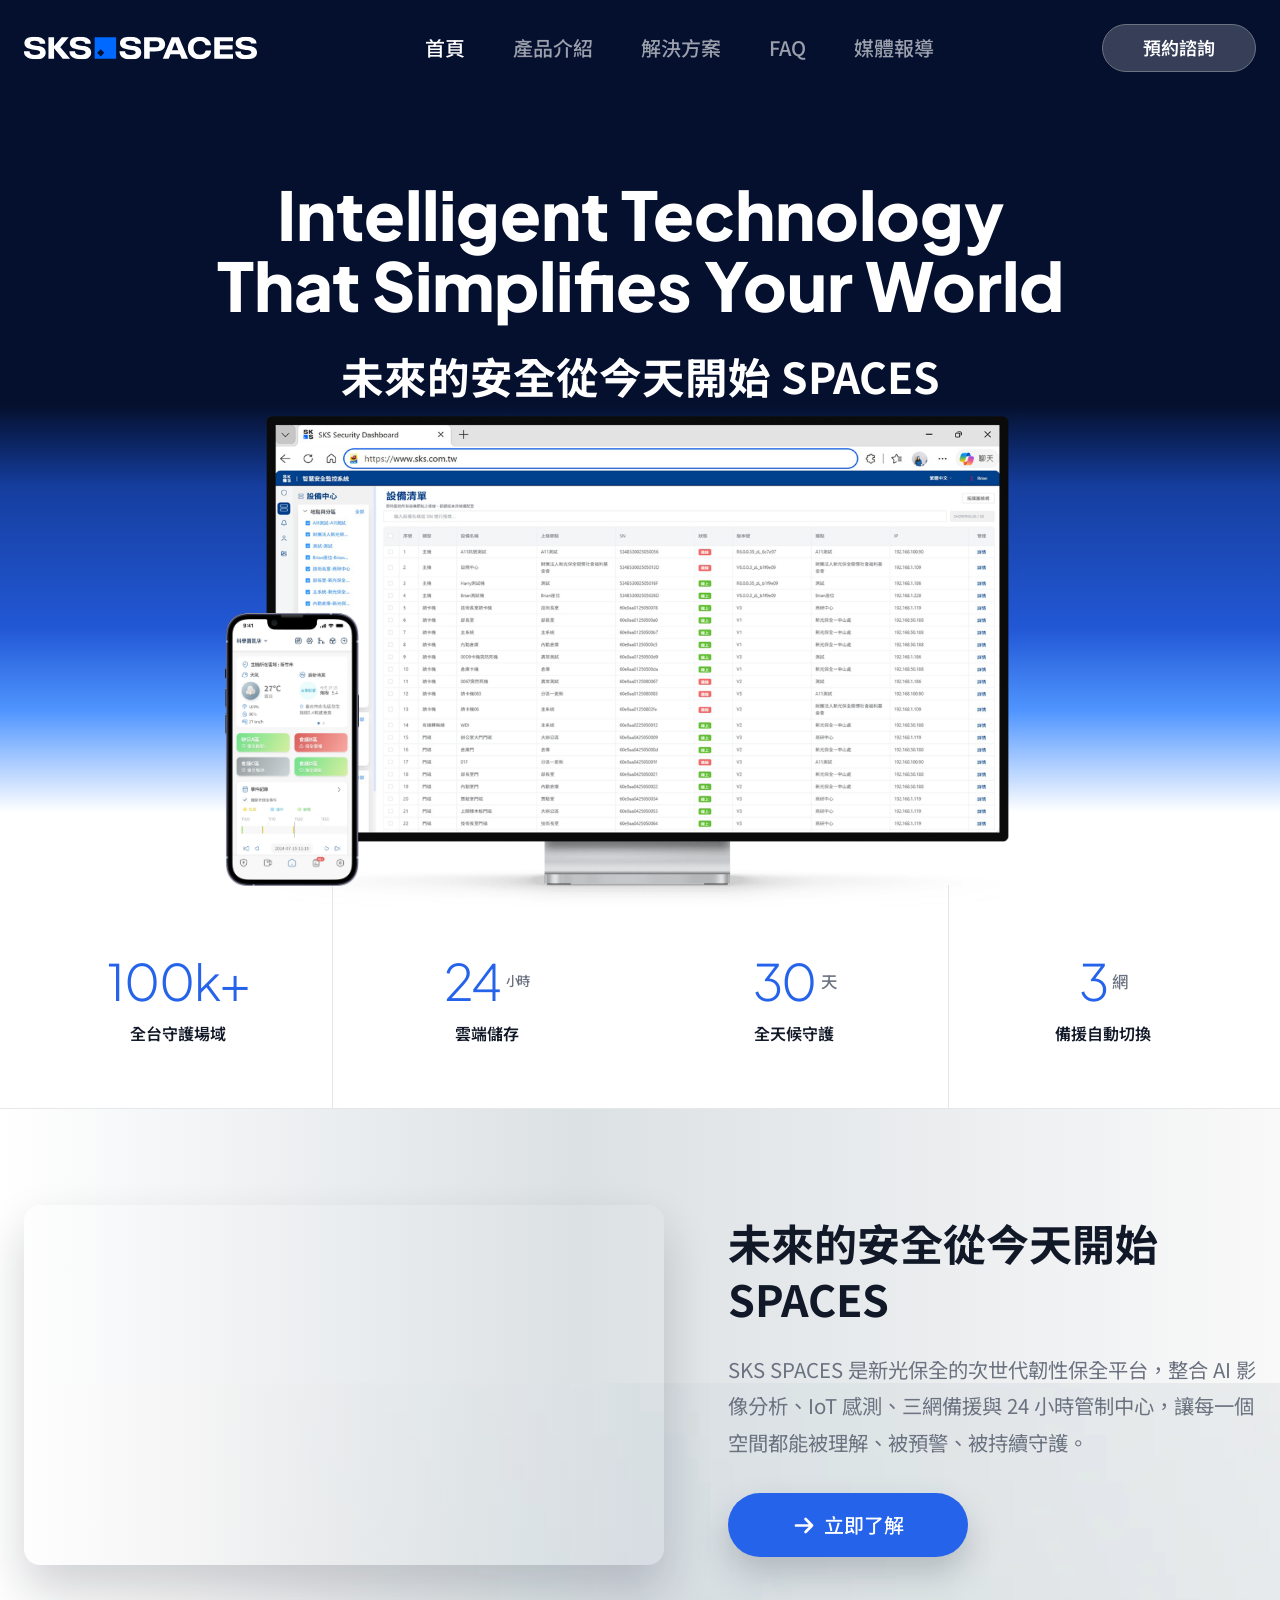
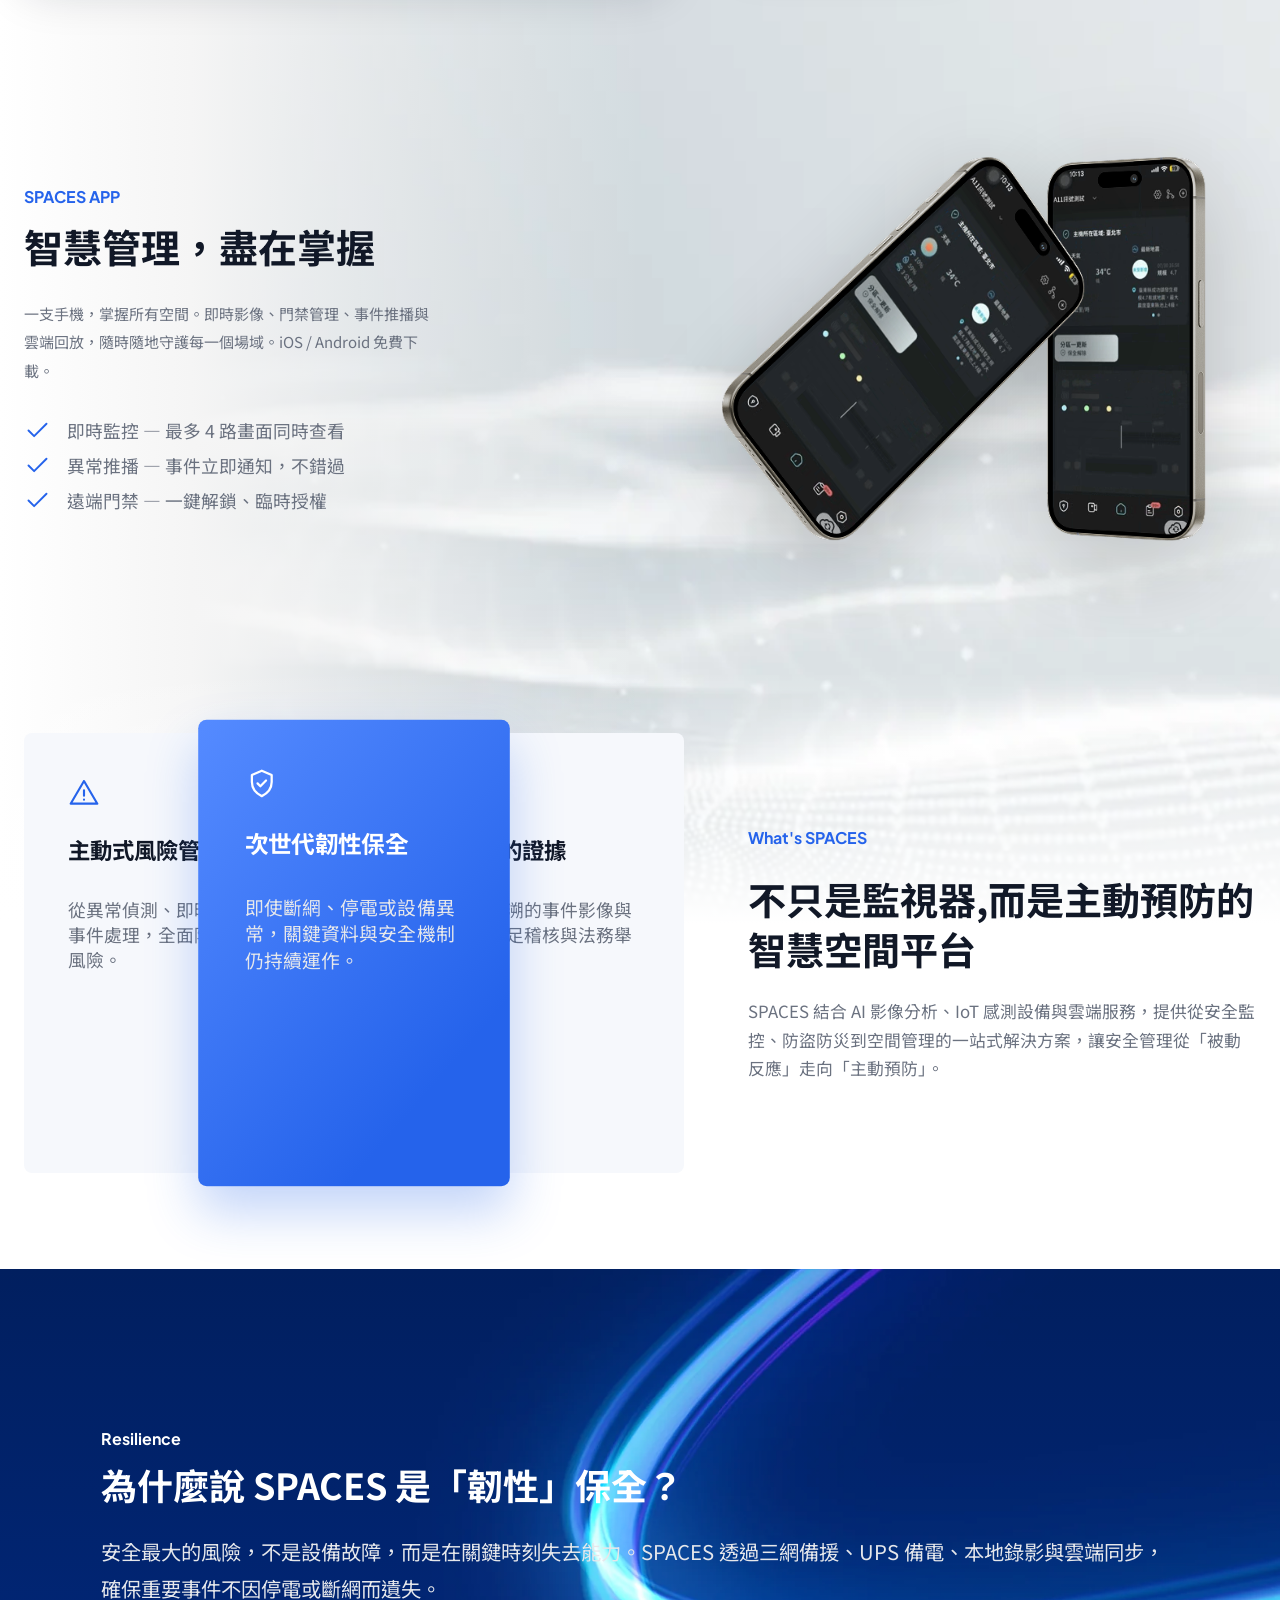
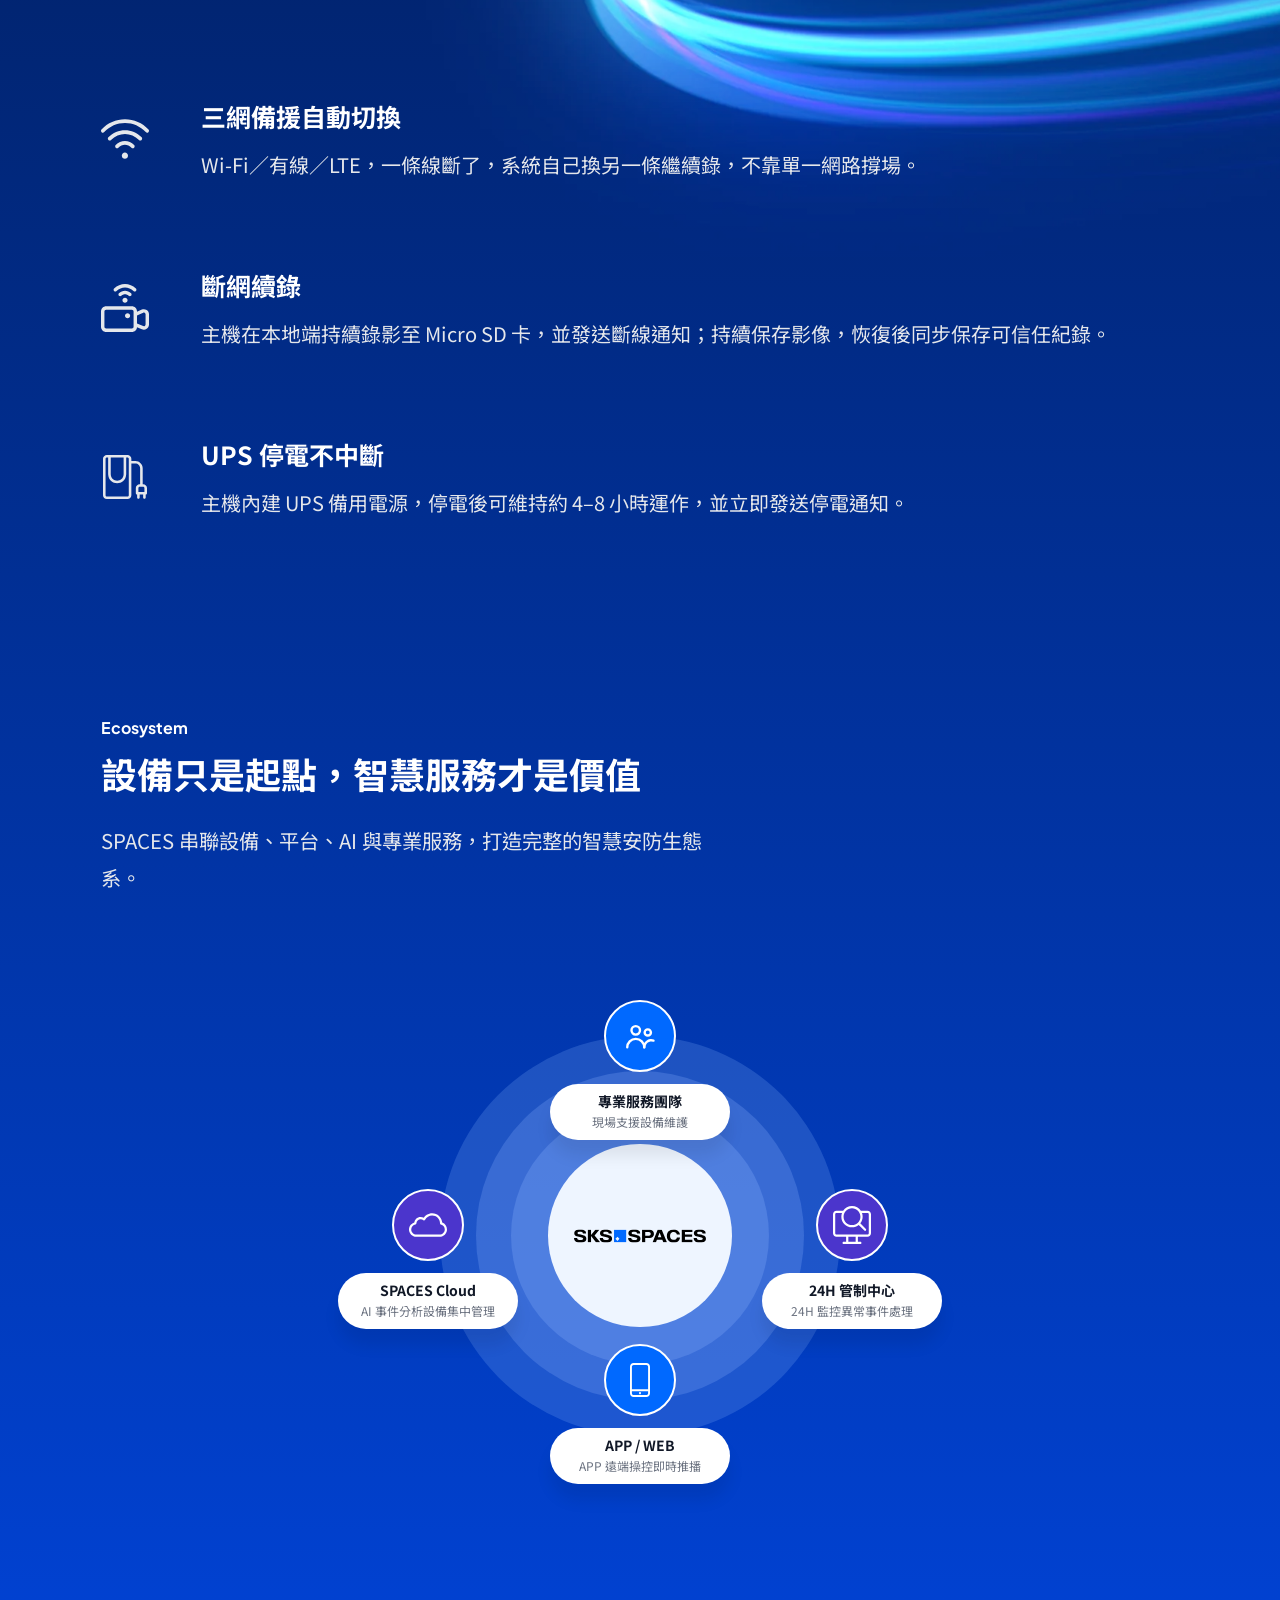
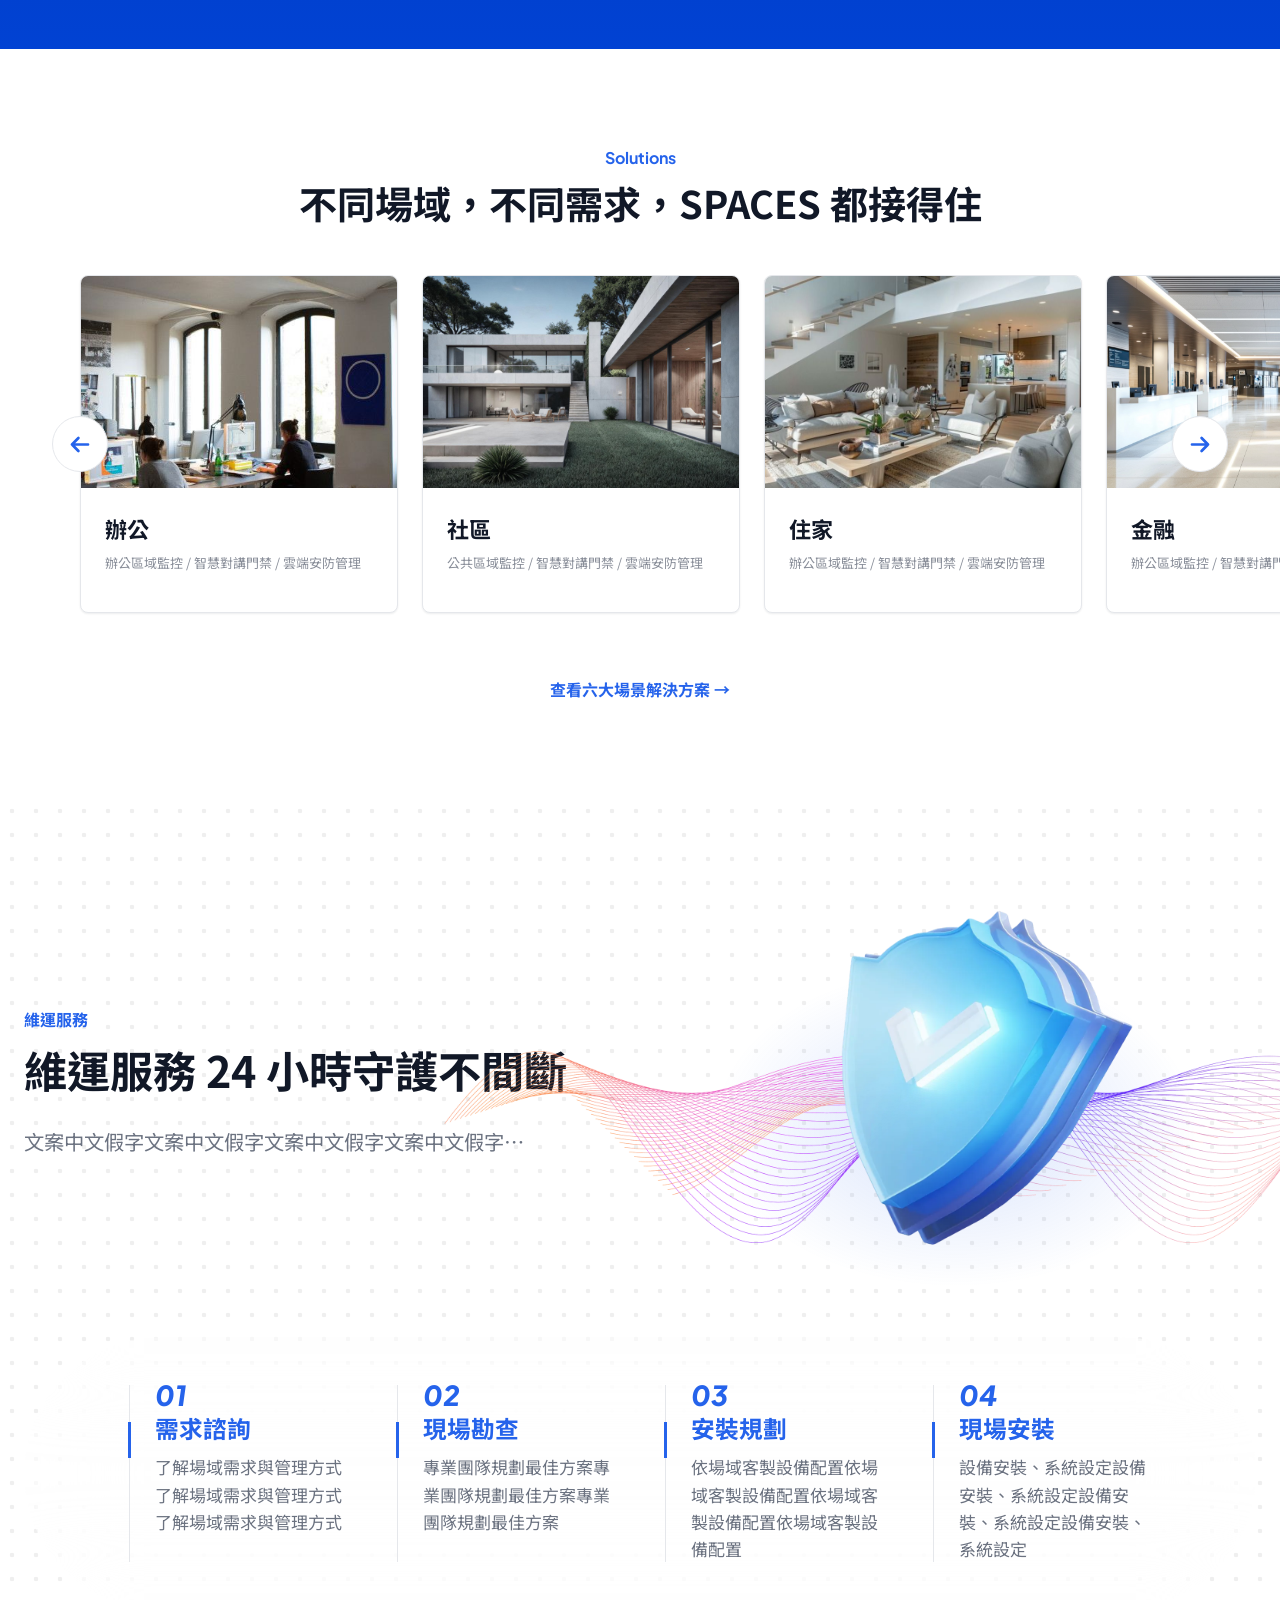
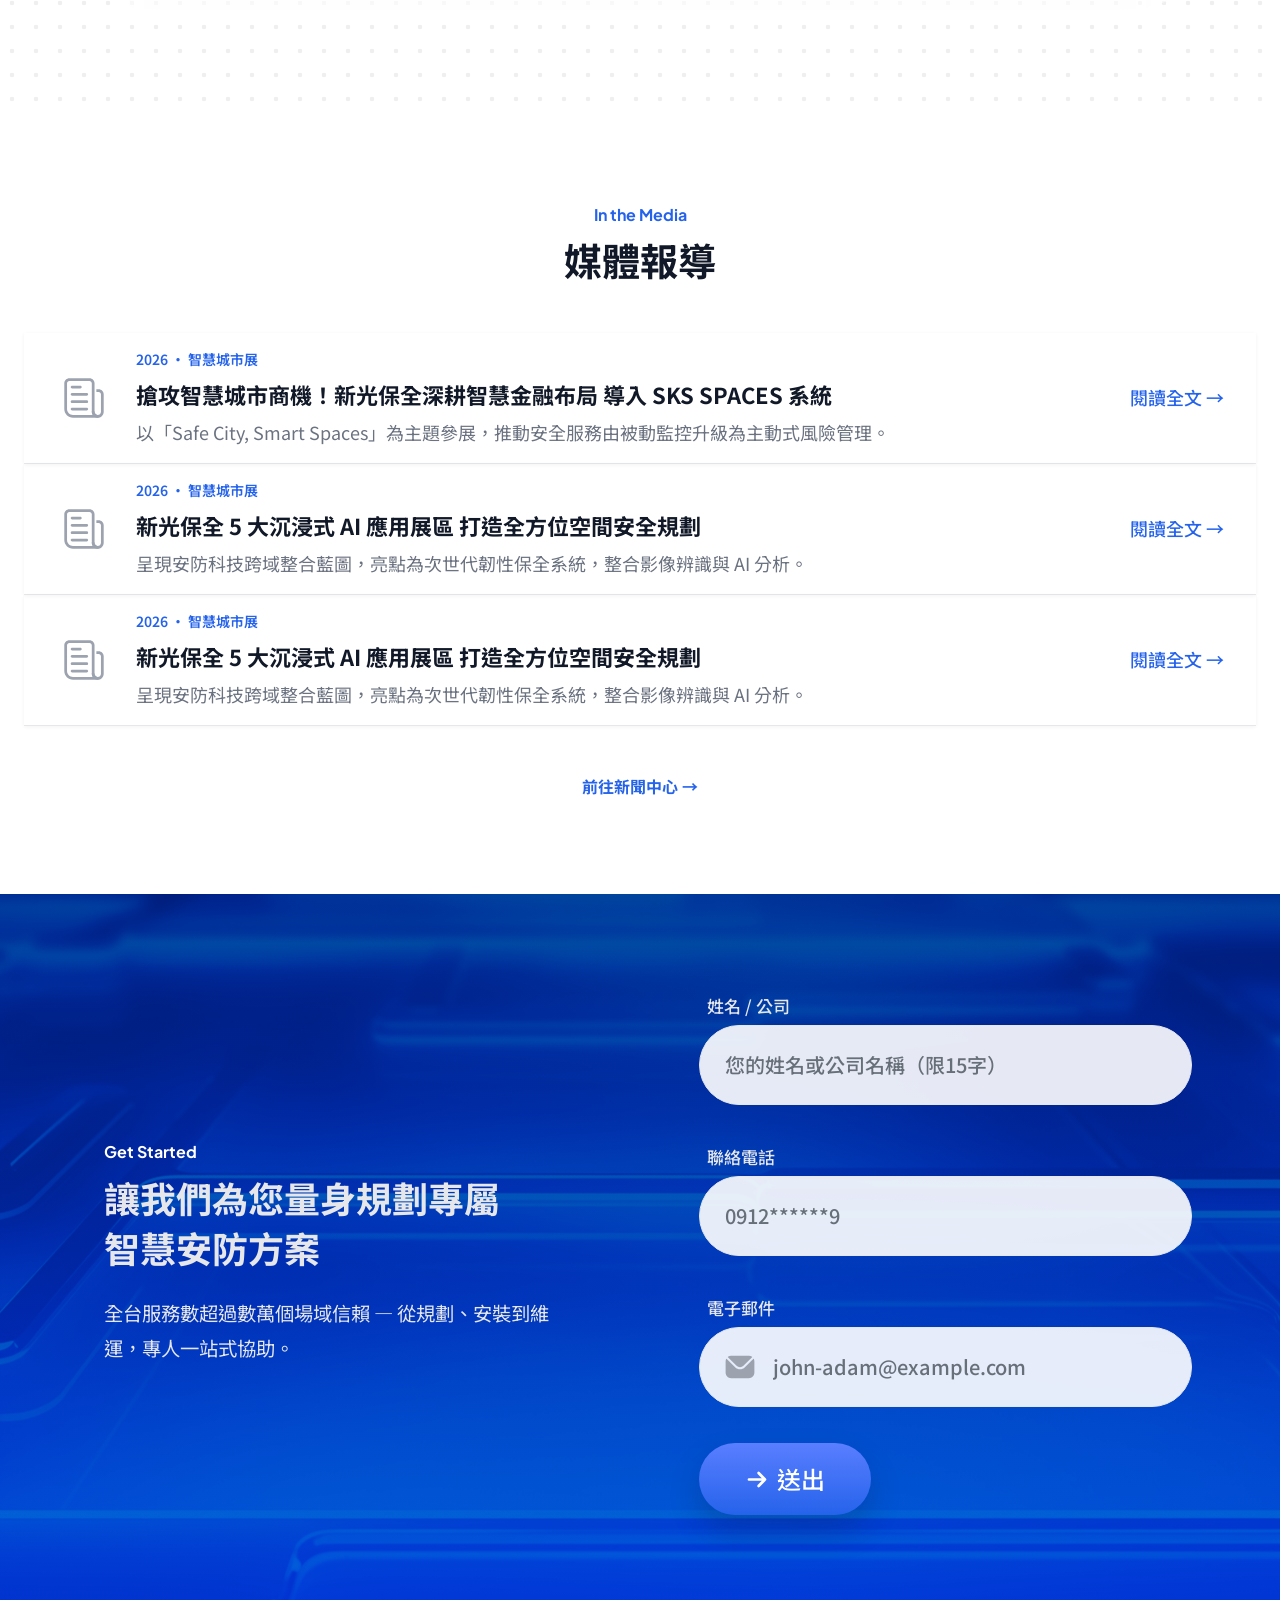
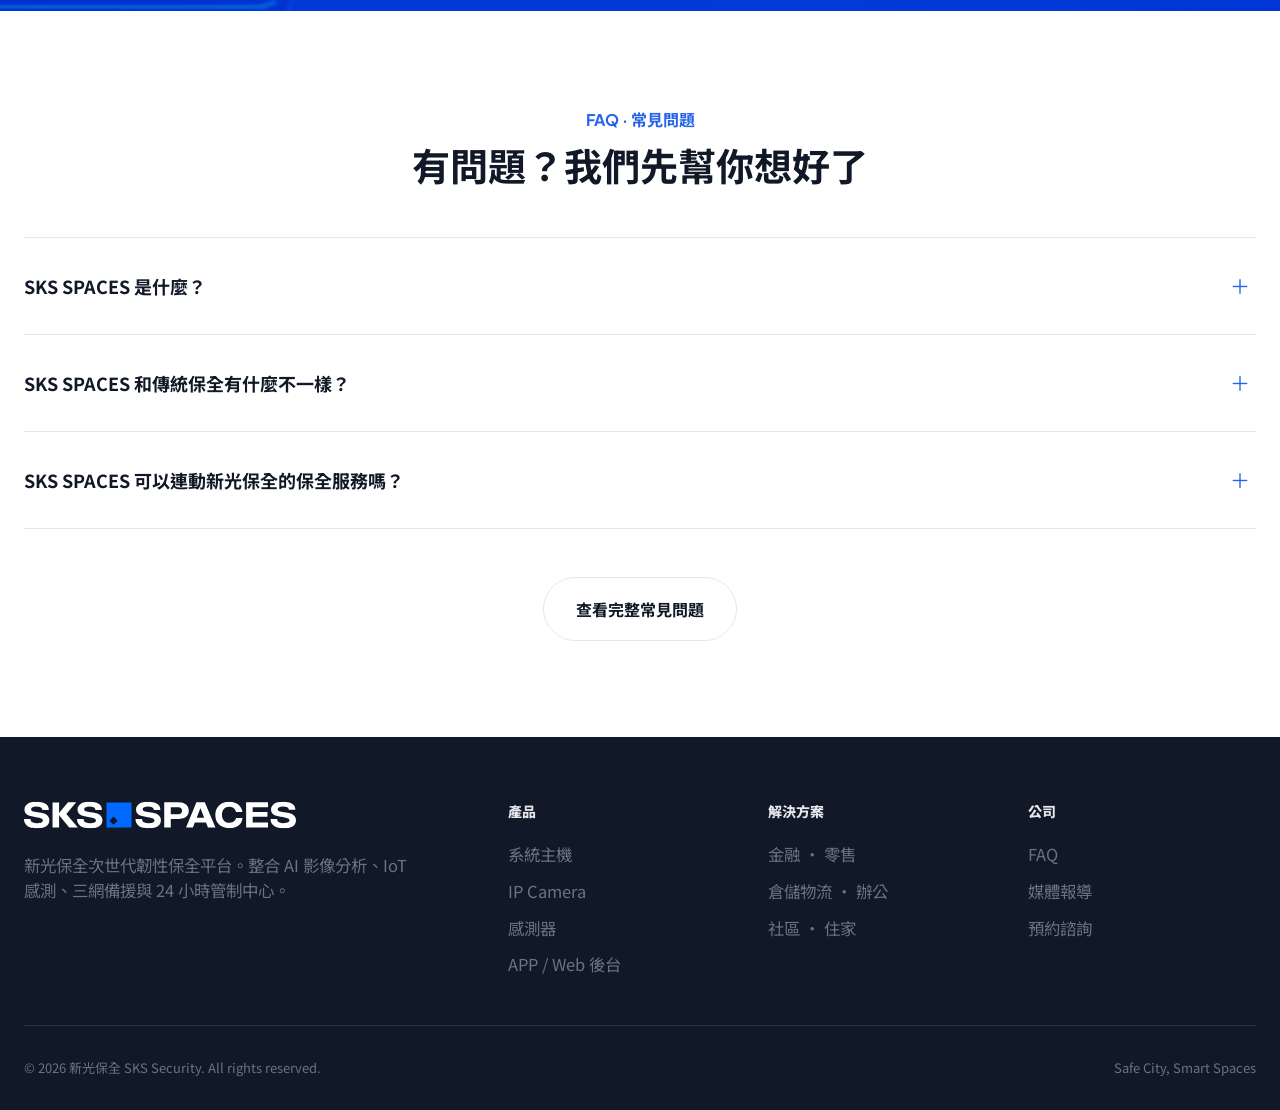
<file: index.html>
<!-- 啟網站 python3 -m http.server 8000 -->
<!doctype html>
<html lang="zh-Hant">
  <head>
    <meta charset="UTF-8" />
    <meta name="viewport" content="width=device-width, initial-scale=1.0" />
    <title>SKS Security 新光保全｜次世代韌性保全平台 SPACES</title>
    <meta
      name="description"
      content="SKS SPACES 是新光保全的次世代韌性保全平台，整合 AI 影像分析、IoT 感測、三網備援與 24 小時管制中心，讓每一個空間都能被理解、被預警、被持續守護。"
    />

    <!-- 先於所有 CSS 標記 JS 可用：reveal.css 只在 html.js 下隱藏 data-reveal（無 JS 時內容直接可見） -->
    <script>
      document.documentElement.classList.add("js");
    </script>

    <!-- 字型：Google Fonts CDN（中文字型由 Google 自動切 unicode-range 分片按需下載，
       原自架 woff2 因子集化只含首頁字元，新頁面會缺字，故改用 CDN。詳見 tokens.css 開頭註解） -->
    <link rel="preconnect" href="https://fonts.googleapis.com" />
    <link rel="preconnect" href="https://fonts.gstatic.com" crossorigin />
    <link
      rel="stylesheet"
      href="https://fonts.googleapis.com/css2?family=Noto+Sans+TC:wght@400;500;600;700;800&family=Plus+Jakarta+Sans:ital,wght@0,300;0,400;0,700;0,800;1,800&display=swap"
    />

    <link
      rel="stylesheet"
      href="assets/css/tokens.css?v=20260902-container-1280"
    />
    <link rel="stylesheet" href="assets/css/base.css?v=20260902-eyebrow" />
    <link
      rel="stylesheet"
      href="assets/css/components/header.css?v=20260909-header-scroll-4"
    />
    <link
      rel="stylesheet"
      href="assets/css/components/footer.css?v=20260902-footer-faq"
    />
    <link
      rel="stylesheet"
      href="assets/css/components/contact-form.css?v=20260903-form-bg"
    />
    <link rel="stylesheet" href="assets/css/components/button.css" />
    <link
      rel="stylesheet"
      href="assets/css/components/faq.css?v=20260902-footer-faq"
    />
    <link rel="stylesheet" href="assets/css/components/reveal.css" />
    <link
      rel="stylesheet"
      href="assets/css/pages/home.css?v=20260910-streak-full"
    />

    <!-- JSON-LD 結構化資料（AEO）。注意：網域 https://fake-domain.to-be-replaced.example
       為 placeholder，正式網域確定後需全站取代。 -->
    <script type="application/ld+json">
      {
        "@context": "https://schema.org",
        "@graph": [
          {
            "@type": "Organization",
            "@id": "https://fake-domain.to-be-replaced.example/#organization",
            "name": "新光保全",
            "alternateName": "SKS Security",
            "url": "https://fake-domain.to-be-replaced.example/",
            "logo": {
              "@type": "ImageObject",
              "url": "https://fake-domain.to-be-replaced.example/assets/images/shared/logo-black.svg"
            },
            "description": "新光保全次世代韌性保全平台。整合 AI 影像分析、IoT 感測、三網備援與 24 小時管制中心。",
            "slogan": "Safe City, Smart Spaces"
          },
          {
            "@type": "WebSite",
            "@id": "https://fake-domain.to-be-replaced.example/#website",
            "url": "https://fake-domain.to-be-replaced.example/",
            "name": "SKS Security 新光保全 SPACES",
            "inLanguage": "zh-Hant",
            "publisher": {
              "@id": "https://fake-domain.to-be-replaced.example/#organization"
            }
          },
          {
            "@type": "WebPage",
            "@id": "https://fake-domain.to-be-replaced.example/#webpage",
            "url": "https://fake-domain.to-be-replaced.example/",
            "name": "SKS Security 新光保全｜次世代韌性保全平台 SPACES",
            "alternativeHeadline": "未來的安全從今天開始 SPACES",
            "description": "SKS SPACES 是新光保全的次世代韌性保全平台，整合 AI 影像分析、IoT 感測、三網備援與 24 小時管制中心，讓每一個空間都能被理解、被預警、被持續守護。",
            "keywords": "AI 影像分析, IoT 感測, 三網備援, 24 小時管制中心, 智慧空間平台, 主動式風險管理, 次世代韌性保全",
            "inLanguage": "zh-Hant",
            "isPartOf": {
              "@id": "https://fake-domain.to-be-replaced.example/#website"
            },
            "about": {
              "@id": "https://fake-domain.to-be-replaced.example/#organization"
            },
            "hasPart": {
              "@id": "https://fake-domain.to-be-replaced.example/#faq"
            }
          },
          {
            "@type": "FAQPage",
            "@id": "https://fake-domain.to-be-replaced.example/#faq",
            "inLanguage": "zh-Hant",
            "isPartOf": {
              "@id": "https://fake-domain.to-be-replaced.example/#webpage"
            },
            "mainEntity": [
              {
                "@type": "Question",
                "name": "SKS SPACES 是什麼？",
                "acceptedAnswer": {
                  "@type": "Answer",
                  "text": "SKS SPACES 是新光保全推出的次世代智慧空間管理平台，整合 AI 影像分析、IoT 感測、雲端平台與 24 小時專業保全服務。它不只是監視器或保全設備，而是結合智慧監控、門禁管理、環境感測與雲端管理，讓場域從「被動防護」升級為「主動預防」，打造更安全、更具韌性的智慧空間。"
                }
              },
              {
                "@type": "Question",
                "name": "SKS SPACES 和傳統保全有什麼不一樣？",
                "acceptedAnswer": {
                  "@type": "Answer",
                  "text": "最大差別在「事前預防」。傳統保全多半在事件發生後才通報處理；SKS SPACES 透過 AI 影像分析與智慧感測提前偵測異常並即時告警，並整合雲端平台與 24 小時管制中心，讓安全管理從「事後處理」升級為「事前預防」。"
                }
              },
              {
                "@type": "Question",
                "name": "SKS SPACES 可以連動新光保全的保全服務嗎？",
                "acceptedAnswer": {
                  "@type": "Answer",
                  "text": "可以。SKS SPACES 能結合新光保全 24 小時管制中心，當系統偵測到異常時由專業人員協助確認並提供即時應變支援，這也是它與「自己買監視器」最大的差別。"
                }
              }
            ]
          }
        ]
      }
    </script>
  </head>
  <!-- data-header-theme 初值寫 transparent：首屏第一次繪製就是透明態，不會閃一下深藍。
       捲離頂端後由 js/home/header-scroll.js 切成 light。關掉 JS 時透明態規則
       （掛 html.js 前綴）不生效，退回不透明深藍 header，白 logo 白字仍可讀。 -->
  <body data-page="home" data-header-theme="transparent">
    <!-- 在 header 被解析出來之前就把主題定對。必須是 inline classic script：
         header-scroll.js 是 ES module（預設 defer），要等 12 個 import 全部解析完
         才跑得到，reload 停在頁面中段時 header 會有 0.4–1.2 秒停在透明態、
         白 logo 與白字疊在白色內容上完全看不見。
         「瀏覽器還原捲動位置」的時機不固定：實測 CPU 6× 節流下它發生在第一個 rAF
         之後（rAF 讀到 scrollY 還是 0），所以單靠 rAF 接不到，必須再補一路 scroll
         監聽——還原一定會觸發 scroll 事件。這個暫時的監聽由 header-scroll.js 在
         IntersectionObserver 接手後移除（透過 window.__headerBootSync）。 -->
    <script>
      (function () {
        var body = document.body;
        var sync = function () {
          body.dataset.headerTheme =
            window.scrollY > 8 ? "light" : "transparent";
        };
        sync();
        window.addEventListener("scroll", sync, { passive: true });
        window.__headerBootSync = sync;
        // 解析完成後捲動位置必定已還原，這時再定一次並開放 transition
        document.addEventListener("DOMContentLoaded", function () {
          sync();
          requestAnimationFrame(function () {
            sync();
            body.dataset.headerReady = "";
          });
        });
      })();
    </script>

    <a class="skip-link" href="#main-content">跳到主要內容</a>

    <!-- Header：內容寫死於 HTML，漢堡選單互動由 assets/js/common/header.js 綁定。
       「預約諮詢」CTA 帶 data-scroll-target="#site-contact-form"，點擊會平滑捲到頁底聯絡表單。 -->
    <header class="site-header">
      <div class="site-header__inner">
        <!-- 白／黑兩張 logo 疊加，由 header.css 依 data-header-theme 交叉淡入。
             兩張都用 alt=""：無障礙名稱已由 <a aria-label> 提供，避免重複朗讀。 -->
        <a
          class="site-header__logo site-header__logo--swap"
          href="index.html"
          aria-label="SKS Security 首頁"
        >
          <img
            class="site-header__logo-img site-header__logo-img--on-dark"
            src="assets/images/shared/logo-white.svg"
            alt=""
            width="272"
            height="28"
          />
          <img
            class="site-header__logo-img site-header__logo-img--on-light"
            src="assets/images/shared/logo-black.svg"
            alt=""
            aria-hidden="true"
            width="272"
            height="28"
          />
        </a>
        <nav class="site-header__nav" aria-label="主選單">
          <a class="site-header__nav-link" href="index.html" aria-current="page"
            >首頁</a
          ><a
            class="site-header__nav-link"
            href="assets/temporary/products.html"
            target="_blank"
            rel="noopener"
            aria-label="產品介紹（另開新分頁）"
            >產品介紹</a
          ><a
            class="site-header__nav-link"
            href="assets/temporary/solutions.html"
            target="_blank"
            rel="noopener"
            aria-label="解決方案（另開新分頁）"
            >解決方案</a
          ><a
            class="site-header__nav-link"
            href="assets/temporary/faq.html"
            target="_blank"
            rel="noopener"
            aria-label="FAQ（另開新分頁）"
            >FAQ</a
          ><a
            class="site-header__nav-link"
            href="assets/temporary/media.html"
            target="_blank"
            rel="noopener"
            aria-label="媒體報導（另開新分頁）"
            >媒體報導</a
          >
        </nav>
        <div class="site-header__actions">
          <a
            class="site-header__cta"
            href="#site-contact-form"
            data-scroll-target="#site-contact-form"
            >預約諮詢</a
          >
          <button
            class="site-header__burger"
            type="button"
            aria-label="開啟選單"
            aria-expanded="false"
          >
            <span></span>
          </button>
        </div>
      </div>
    </header>

    <main id="main-content">
      <!-- ============================================================
         1. Hero
         ============================================================ -->
      <section class="hero" aria-label="首頁主視覺">
        <!-- header 透明↔白底的偵測點：高度 8px 就是切換門檻（見 home.css）。
             用 IntersectionObserver 觀察它，不必掛 scroll listener。 -->
        <span
          class="hero__scroll-sentinel"
          data-header-sentinel
          aria-hidden="true"
        ></span>
        <div class="hero__bg">
          <video
            autoplay
            muted
            loop
            playsinline
            preload="auto"
            aria-hidden="true"
          >
            <source src="assets/videos/home/home-hero1.mp4" type="video/mp4" />
          </video>
          <!-- Figma 51:72：藍色漸層光帶，疊在影片上並往下超出影片 138px。
               稿上是一張 rotate(90°) 的半透明 PNG＋blur(20px)，這裡以等值的
               linear-gradient 取代（線性漸層本身不需要 blur）。 -->
          <div class="hero__bg-band" aria-hidden="true"></div>
        </div>

        <div class="hero__content">
          <div class="hero__content-inner">
            <h1 class="hero__title" data-reveal>
              Intelligent Technology<br />That Simplifies Your World
            </h1>
            <p class="hero__subtitle" data-typewriter>
              未來的安全從今天開始 SPACES
            </p>
          </div>
        </div>

        <!-- 裝置 mockup 底圖常駐（不淡出），影片貼合各自螢幕區、保留淡入（video-fade.js）。
             外層 .hero__devices 是構圖的外接框，比例＝原 Figma 構圖在 hero 裡的外接矩形。
             裝置改為相對這個框定位，桌機絕對定位疊在影片上、≤810px 改為一般排版接在文字下方，
             兩種模式共用同一組內部百分比。詳見 home.css 的「1. Hero」區塊。 -->
        <div class="hero__devices" aria-hidden="true">
          <div class="hero__device hero__device--computer">
            <img
              class="hero__device-frame"
              src="assets/images/home/hero-computer-device.png"
              alt=""
            />
            <video autoplay muted loop playsinline preload="auto">
              <source
                src="assets/videos/home/home-computer.mp4"
                type="video/mp4"
              />
            </video>
          </div>
          <div class="hero__device hero__device--phone">
            <img
              class="hero__device-frame"
              src="assets/images/home/hero-phone-device.png"
              alt=""
            />
            <video autoplay muted loop playsinline preload="auto">
              <source
                src="assets/videos/home/home-phone.mp4"
                type="video/mp4"
              />
            </video>
          </div>
        </div>
      </section>

      <!-- ============================================================
         2. 數字統計條
         ============================================================ -->
      <section class="section stats" aria-label="服務數據">
        <div class="container">
          <div class="stats__grid" data-reveal>
            <div class="stat">
              <p class="stat__number">
                <span data-count-target="100">0</span>k+
              </p>
              <p class="stat__label">全台守護場域</p>
            </div>
            <div class="stat">
              <p class="stat__number">
                <span data-count-target="24">0</span
                ><span class="stat__number-suffix stat__number-suffix--sm"
                  >小時</span
                >
              </p>
              <p class="stat__label">雲端儲存</p>
            </div>
            <div class="stat">
              <p class="stat__number">
                <span data-count-target="30">0</span
                ><span class="stat__number-suffix">天</span>
              </p>
              <p class="stat__label">全天候守護</p>
            </div>
            <div class="stat">
              <p class="stat__number">
                <span data-count-target="3">0</span
                ><span class="stat__number-suffix">網</span>
              </p>
              <p class="stat__label">備援自動切換</p>
            </div>
          </div>
        </div>
      </section>

      <!-- ============================================================
         3–5 共用背景影片帶：intro / spaces-app / cards3 共用 home-hero3
         hero3 是 intro-light-bg.webp 的動態版；影片鋪滿整帶隨頁面捲動。
         回復原狀＝刪掉本 wrapper 的開闔標籤 + home.css 尾端同名區塊。
         ============================================================ -->
      <div class="story-band">
        <div class="story-band__bg" aria-hidden="true">
          <video
            class="story-band__video"
            data-lazy-video
            data-src="assets/videos/home/home-hero3.mp4"
            muted
            loop
            playsinline
            preload="none"
          ></video>
        </div>
        <div class="story-band__content">
          <!-- ============================================================
         3. 影片 / 介紹區塊
         ============================================================ -->
          <section class="section intro" aria-label="SPACES 介紹">
            <div class="intro__bg" aria-hidden="true"></div>
            <div class="container">
              <div class="intro__inner">
                <div class="intro__player" data-reveal>
                  <!-- AI 介紹影片：延遲載入（見 lazy-video.js），捲動接近時才開始下載並播放 -->
                  <video
                    data-lazy-video
                    data-src="assets/videos/home/home-ai-video.mp4"
                    muted
                    loop
                    playsinline
                    preload="none"
                  ></video>
                </div>
                <div data-reveal>
                  <h2 class="intro__title">未來的安全從今天開始<br />SPACES</h2>
                  <p class="intro__desc">
                    SKS SPACES 是新光保全的次世代韌性保全平台，整合 AI
                    影像分析、IoT 感測、三網備援與 24
                    小時管制中心，讓每一個空間都能被理解、被預警、被持續守護。
                  </p>
                  <a
                    class="btn btn-primary"
                    href="assets/temporary/products.html"
                    target="_blank"
                    ><img
                      class="btn-icon"
                      src="assets/images/shared/icon-arrow-c.svg"
                      alt=""
                      aria-hidden="true"
                      width="24"
                      height="24"
                    />立即了解</a
                  >
                </div>
              </div>
            </div>
          </section>

          <!-- ============================================================
         4. SPACES App「智慧管理，盡在掌握」
         ============================================================ -->
          <section class="section spaces-app" aria-label="SPACES App">
            <!-- 2026-09-09：原本這裡有 .spaces-app__bg（#eef3ff 底 + home-hero2.mp4），
             已改由外層 .story-band 的 hero3 統一提供背景，整段連同影片檔一併移除。 -->
            <div class="container">
              <div class="spaces-app__inner">
                <div data-reveal="left">
                  <p class="eyebrow">SPACES App</p>
                  <h2 class="spaces-app__title">智慧管理，盡在掌握</h2>
                  <p class="spaces-app__desc">
                    一支手機，掌握所有空間。即時影像、門禁管理、事件推播與雲端回放，隨時隨地守護每一個場域。iOS
                    / Android 免費下載。
                  </p>
                  <ul class="spaces-app__checklist">
                    <li
                      class="spaces-app__checklist-item"
                      data-reveal
                      style="--reveal-delay: 0.15s"
                    >
                      <img
                        src="assets/images/shared/icon-check-a.svg"
                        alt=""
                        aria-hidden="true"
                      />
                      <span>即時監控 — 最多 4 路畫面同時查看</span>
                    </li>
                    <li
                      class="spaces-app__checklist-item"
                      data-reveal
                      style="--reveal-delay: 0.25s"
                    >
                      <img
                        src="assets/images/shared/icon-check-a.svg"
                        alt=""
                        aria-hidden="true"
                      />
                      <span>異常推播 — 事件立即通知，不錯過</span>
                    </li>
                    <li
                      class="spaces-app__checklist-item"
                      data-reveal
                      style="--reveal-delay: 0.35s"
                    >
                      <img
                        src="assets/images/shared/icon-check-a.svg"
                        alt=""
                        aria-hidden="true"
                      />
                      <span>遠端門禁 — 一鍵解鎖、臨時授權</span>
                    </li>
                  </ul>
                </div>
                <!-- 每支手機是兩層：-device.png 是機殼（螢幕處為純黑），
                 -screen.png 是 App 畫面，用 absolute 疊在機殼的黑色玻璃上。
                 偏移量由兩張 PNG 的原生像素換算而來，見 home.css 的 .spaces-app__phone-screen -->
                <div class="spaces-app__phones" data-reveal="right">
                  <div class="spaces-app__phone spaces-app__phone--1">
                    <img
                      class="spaces-app__phone-device"
                      src="assets/images/home/spaces-phone1-device.png"
                      alt=""
                      aria-hidden="true"
                      width="448"
                      height="473"
                    />
                    <img
                      class="spaces-app__phone-screen"
                      src="assets/images/home/spaces-phone1-screen.png"
                      alt="SPACES App 場域總覽畫面示意"
                      width="446"
                      height="481"
                    />
                  </div>
                  <div class="spaces-app__phone spaces-app__phone--2">
                    <img
                      class="spaces-app__phone-device"
                      src="assets/images/home/spaces-phone2-device.png"
                      alt=""
                      aria-hidden="true"
                      width="204"
                      height="491"
                    />
                    <img
                      class="spaces-app__phone-screen"
                      src="assets/images/home/spaces-phone2-screen.png"
                      alt="SPACES App 主機狀態與天氣資訊畫面示意"
                      width="178"
                      height="477"
                    />
                  </div>
                </div>
              </div>
            </div>
          </section>

          <!-- ============================================================
         5. 三卡 hover（純 CSS，不用 JS）
         ============================================================ -->
          <section class="section cards3" aria-label="核心價值">
            <div class="container">
              <div class="cards3__layout">
                <div class="cards3__grid" data-reveal>
                  <article class="cards3__card">
                    <!-- Figma 無對應獨立圖示素材，暫用手繪等義 inline SVG 替代 -->
                    <svg
                      class="cards3__card-icon"
                      width="32"
                      height="32"
                      viewBox="0 0 24 24"
                      fill="none"
                      aria-hidden="true"
                    >
                      <path
                        d="M12 3L2 20h20L12 3z"
                        stroke="currentColor"
                        stroke-width="1.6"
                        stroke-linejoin="round"
                      />
                      <path
                        d="M12 10v4M12 17h.01"
                        stroke="currentColor"
                        stroke-width="1.6"
                        stroke-linecap="round"
                      />
                    </svg>
                    <h3 class="cards3__card-title">主動式風險管理</h3>
                    <p class="cards3__card-desc">
                      從異常偵測、即時告警到事件處理，全面降低營運風險。
                    </p>
                  </article>
                  <article class="cards3__card">
                    <svg
                      class="cards3__card-icon"
                      width="32"
                      height="32"
                      viewBox="0 0 24 24"
                      fill="none"
                      aria-hidden="true"
                    >
                      <path
                        d="M12 3l7 3v5c0 4.5-3 8-7 10-4-2-7-5.5-7-10V6l7-3z"
                        stroke="currentColor"
                        stroke-width="1.6"
                        stroke-linejoin="round"
                      />
                      <path
                        d="M9 12l2 2 4-4"
                        stroke="currentColor"
                        stroke-width="1.6"
                        stroke-linecap="round"
                        stroke-linejoin="round"
                      />
                    </svg>
                    <h3 class="cards3__card-title">次世代韌性保全</h3>
                    <p class="cards3__card-desc">
                      即使斷網、停電或設備異常，關鍵資料與安全機制仍持續運作。
                    </p>
                  </article>
                  <article class="cards3__card">
                    <svg
                      class="cards3__card-icon"
                      width="32"
                      height="32"
                      viewBox="0 0 24 24"
                      fill="none"
                      aria-hidden="true"
                    >
                      <path
                        d="M7 18a4 4 0 01-1-7.9A5 5 0 0115.5 8 4.5 4.5 0 0117 17H7z"
                        stroke="currentColor"
                        stroke-width="1.6"
                        stroke-linejoin="round"
                      />
                      <path
                        d="M10 12h4M10 15h3"
                        stroke="currentColor"
                        stroke-width="1.6"
                        stroke-linecap="round"
                      />
                    </svg>
                    <h3 class="cards3__card-title">可信任的證據</h3>
                    <p class="cards3__card-desc">
                      保留可追溯的事件影像與紀錄，滿足稽核與法務舉證需求。
                    </p>
                  </article>
                </div>

                <div class="cards3__intro" data-reveal>
                  <p class="eyebrow eyebrow--normal-case">What's SPACES</p>
                  <h2 class="section-title cards3__intro-title">
                    不只是監視器,而是主動預防的智慧空間平台
                  </h2>
                  <p class="section-desc">
                    SPACES 結合 AI 影像分析、IoT
                    感測設備與雲端服務，提供從安全監控、防盜防災到空間管理的一站式解決方案，讓安全管理從「被動反應」走向「主動預防」。
                  </p>
                </div>
              </div>
            </div>
          </section>
        </div>
        <!-- /.story-band__content -->
      </div>
      <!-- /.story-band -->

      <!-- ============================================================
         6. Resilience
         ============================================================ -->
      <section class="section resilience" aria-label="Resilience">
        <!-- 光軌動態版（hero4）：取代原 .resilience::before 的靜態 webp，
             沿用同一組 Figma 座標與 mix-blend-mode: screen，藍色漸層不受影響 -->
        <div class="resilience__streak" aria-hidden="true">
          <video
            data-lazy-video
            data-src="assets/videos/home/home-hero4.mp4"
            muted
            loop
            playsinline
            preload="none"
          ></video>
        </div>
        <div class="container">
          <div class="resilience__inner">
            <div data-reveal>
              <p class="eyebrow eyebrow--normal-case resilience__eyebrow">
                Resilience
              </p>
              <h2 class="resilience__title">
                為什麼說 SPACES 是「韌性」保全？
              </h2>
              <p class="resilience__desc">
                安全最大的風險，不是設備故障，而是在關鍵時刻失去能力。SPACES
                透過三網備援、UPS
                備電、本地錄影與雲端同步，確保重要事件不因停電或斷網而遺失。
              </p>

              <div class="resilience__feature">
                <img
                  src="assets/images/shared/icon-res-wifi.svg"
                  alt=""
                  aria-hidden="true"
                />
                <div>
                  <p class="resilience__feature-title">三網備援自動切換</p>
                  <p class="resilience__feature-desc">
                    Wi-Fi／有線／LTE，一條線斷了，系統自己換另一條繼續錄，不靠單一網路撐場。
                  </p>
                </div>
              </div>
              <div class="resilience__feature">
                <img
                  src="assets/images/shared/icon-res-7.svg"
                  alt=""
                  aria-hidden="true"
                />
                <div>
                  <p class="resilience__feature-title">斷網續錄</p>
                  <p class="resilience__feature-desc">
                    主機在本地端持續錄影至 Micro SD
                    卡，並發送斷線通知；持續保存影像，恢復後同步保存可信任紀錄。
                  </p>
                </div>
              </div>
              <div class="resilience__feature">
                <img
                  src="assets/images/shared/icon-res-ups.svg"
                  alt=""
                  aria-hidden="true"
                />
                <div>
                  <p class="resilience__feature-title">UPS 停電不中斷</p>
                  <p class="resilience__feature-desc">
                    主機內建 UPS 備用電源，停電後可維持約 4–8
                    小時運作，並立即發送停電通知。
                  </p>
                </div>
              </div>
            </div>

            <!-- Figma node 59:1037：中央同心圓與四組專業服務 callout -->
            <div class="resilience__orbit-col">
              <div class="resilience__orbit-intro" data-reveal>
                <p class="eyebrow eyebrow--normal-case resilience__eyebrow">
                  Ecosystem
                </p>
                <h3 class="resilience__title">
                  設備只是起點，智慧服務才是價值
                </h3>
                <p class="resilience__desc">
                  SPACES 串聯設備、平台、AI
                  與專業服務，打造完整的智慧安防生態系。
                </p>
              </div>
              <div class="resilience__orbit-stage">
                <div class="resilience__orbit" data-resilience-orbit>
                  <div class="resilience__rings" aria-hidden="true">
                    <div class="resilience__ring"></div>
                    <div class="resilience__ring resilience__ring--2"></div>
                    <div class="resilience__ring resilience__ring--3"></div>
                  </div>
                  <div class="resilience__ring resilience__ring--core">
                    <img
                      src="assets/images/shared/logo-black.svg"
                      alt="SKS SPACES"
                    />
                  </div>

                  <div class="resilience__callout resilience__callout--top">
                    <span class="resilience__callout-icon"
                      ><img
                        src="assets/images/shared/icon-res-10.svg"
                        alt=""
                        aria-hidden="true"
                    /></span>
                    <div class="resilience__callout-copy">
                      <p class="resilience__callout-title">專業服務團隊</p>
                      <p class="resilience__callout-sub">現場支援設備維護</p>
                    </div>
                  </div>
                  <div class="resilience__callout resilience__callout--right">
                    <span class="resilience__callout-icon"
                      ><img
                        src="assets/images/shared/icon-res-9.svg"
                        alt=""
                        aria-hidden="true"
                    /></span>
                    <div class="resilience__callout-copy">
                      <p class="resilience__callout-title">24H 管制中心</p>
                      <p class="resilience__callout-sub">
                        24H 監控異常事件處理
                      </p>
                    </div>
                  </div>
                  <div class="resilience__callout resilience__callout--bottom">
                    <span class="resilience__callout-icon"
                      ><img
                        src="assets/images/shared/icon-res-11.svg"
                        alt=""
                        aria-hidden="true"
                    /></span>
                    <div class="resilience__callout-copy">
                      <p class="resilience__callout-title">APP / WEB</p>
                      <p class="resilience__callout-sub">
                        APP 遠端操控即時推播
                      </p>
                    </div>
                  </div>
                  <div class="resilience__callout resilience__callout--left">
                    <span class="resilience__callout-icon"
                      ><img
                        src="assets/images/shared/icon-res-12.svg"
                        alt=""
                        aria-hidden="true"
                    /></span>
                    <div class="resilience__callout-copy">
                      <p class="resilience__callout-title">SPACES Cloud</p>
                      <p class="resilience__callout-sub">
                        AI 事件分析設備集中管理
                      </p>
                    </div>
                  </div>
                </div>
              </div>
            </div>
          </div>
        </div>
      </section>

      <!-- ============================================================
         7. Solutions 卡片區（手動捲動，非自動輪播）
         ============================================================ -->
      <section class="section solutions" aria-label="Solutions">
        <div class="container">
          <div class="solutions__head" data-reveal>
            <div>
              <p class="eyebrow eyebrow--normal-case">Solutions</p>
              <h2 class="section-title">不同場域，不同需求，SPACES 都接得住</h2>
            </div>
          </div>

          <!-- TODO: Figma 本身除「社區」特色卡外，其餘 4 張卡副標題文字皆重複顯示相同的
             「辦公區域監控／智慧對講門禁／雲端安防管理」（Figma 原稿本身尚未依場域分別填寫），
             依計畫決策 8 原樣呈現，待 lexi 之後提供正式文案 -->
          <div class="solutions__scroller-wrap" data-reveal>
            <button
              class="solutions__arrow solutions__arrow--prev"
              type="button"
              aria-label="向左捲動"
            >
              <img
                src="assets/images/shared/icon-arrow-c.svg"
                alt=""
                aria-hidden="true"
              />
            </button>
            <div class="solutions__scroller">
              <a
                class="solutions__card"
                href="https://www.google.com/"
                draggable="false"
                target="_blank"
                rel="noopener"
                aria-label="查看辦公解決方案（另開新分頁）"
              >
                <div class="solutions__card-media">
                  <!-- 改用 <img loading="lazy">：原本是 inline style 的 CSS 背景圖，
                       而 loading="lazy" 只作用在 <img>／<iframe>，背景圖一律 eager。
                       這一區在摺線下（第 6 個 section），五張合計 630KB。 -->
                  <img
                    class="solutions__card-img"
                    src="assets/images/home/solution-office.jpg"
                    alt=""
                    loading="lazy"
                    decoding="async"
                  />
                </div>
                <div class="solutions__card-body">
                  <span class="solutions__card-label">辦公</span>
                  <span class="solutions__card-sub"
                    >辦公區域監控 / 智慧對講門禁 / 雲端安防管理</span
                  >
                </div>
              </a>
              <a
                class="solutions__card"
                href="https://www.google.com/"
                draggable="false"
                target="_blank"
                rel="noopener"
                aria-label="查看社區解決方案（另開新分頁）"
              >
                <div class="solutions__card-media">
                  <!-- 改用 <img loading="lazy">：原本是 inline style 的 CSS 背景圖，
                       而 loading="lazy" 只作用在 <img>／<iframe>，背景圖一律 eager。
                       這一區在摺線下（第 6 個 section），五張合計 630KB。 -->
                  <img
                    class="solutions__card-img"
                    src="assets/images/home/solution-community.jpg"
                    alt=""
                    loading="lazy"
                    decoding="async"
                  />
                </div>
                <div class="solutions__card-body">
                  <span class="solutions__card-label">社區</span>
                  <span class="solutions__card-sub"
                    >公共區域監控 / 智慧對講門禁 / 雲端安防管理</span
                  >
                </div>
              </a>
              <a
                class="solutions__card"
                href="https://www.google.com/"
                draggable="false"
                target="_blank"
                rel="noopener"
                aria-label="查看住家解決方案（另開新分頁）"
              >
                <div class="solutions__card-media">
                  <!-- 改用 <img loading="lazy">：原本是 inline style 的 CSS 背景圖，
                       而 loading="lazy" 只作用在 <img>／<iframe>，背景圖一律 eager。
                       這一區在摺線下（第 6 個 section），五張合計 630KB。 -->
                  <img
                    class="solutions__card-img"
                    src="assets/images/home/solution-home.jpg"
                    alt=""
                    loading="lazy"
                    decoding="async"
                  />
                </div>
                <div class="solutions__card-body">
                  <span class="solutions__card-label">住家</span>
                  <span class="solutions__card-sub"
                    >辦公區域監控 / 智慧對講門禁 / 雲端安防管理</span
                  >
                </div>
              </a>
              <a
                class="solutions__card"
                href="https://www.google.com/"
                draggable="false"
                target="_blank"
                rel="noopener"
                aria-label="查看金融解決方案（另開新分頁）"
              >
                <div class="solutions__card-media">
                  <!-- 改用 <img loading="lazy">：原本是 inline style 的 CSS 背景圖，
                       而 loading="lazy" 只作用在 <img>／<iframe>，背景圖一律 eager。
                       這一區在摺線下（第 6 個 section），五張合計 630KB。 -->
                  <img
                    class="solutions__card-img"
                    src="assets/images/home/solution-finance.jpg"
                    alt=""
                    loading="lazy"
                    decoding="async"
                  />
                </div>
                <div class="solutions__card-body">
                  <span class="solutions__card-label">金融</span>
                  <span class="solutions__card-sub"
                    >辦公區域監控 / 智慧對講門禁 / 雲端安防管理</span
                  >
                </div>
              </a>
              <a
                class="solutions__card"
                href="https://www.google.com/"
                draggable="false"
                target="_blank"
                rel="noopener"
                aria-label="查看百貨解決方案（另開新分頁）"
              >
                <div class="solutions__card-media">
                  <!-- 改用 <img loading="lazy">：原本是 inline style 的 CSS 背景圖，
                       而 loading="lazy" 只作用在 <img>／<iframe>，背景圖一律 eager。
                       這一區在摺線下（第 6 個 section），五張合計 630KB。 -->
                  <img
                    class="solutions__card-img"
                    src="assets/images/home/solution-mall.jpg"
                    alt=""
                    loading="lazy"
                    decoding="async"
                  />
                </div>
                <div class="solutions__card-body">
                  <span class="solutions__card-label">百貨</span>
                  <span class="solutions__card-sub"
                    >辦公區域監控 / 智慧對講門禁 / 雲端安防管理</span
                  >
                </div>
              </a>
            </div>
            <button
              class="solutions__arrow solutions__arrow--next"
              type="button"
              aria-label="向右捲動"
            >
              <img
                src="assets/images/shared/icon-arrow-c.svg"
                alt=""
                aria-hidden="true"
              />
            </button>
          </div>

          <div class="solutions__footer">
            <a href="assets/temporary/solutions.html" target="_blank"
              >查看六大場景解決方案 →</a
            >
          </div>
        </div>
      </section>

      <!-- ============================================================
         8. Process（維運服務）
         ============================================================ -->
      <section class="section process" aria-label="維運服務流程">
        <!-- Figma 132:2201 的 halftone 網點底：MCP 取不到原始 fill，改用 CSS radial-gradient
           復刻（無素材、不受 DPR 影響）。上下各溢出 70px，靠 mask 淡出避免壓到鄰區。 -->
        <div class="process__halftone" aria-hidden="true"></div>

        <div class="container">
          <!-- data-reveal 刻意不掛在 .process__head 上：reveal.css 的 translateY 會讓它
             變成絕對定位子孫的 containing block，裝飾層進場時會整組漂移。 -->
          <div class="process__head">
            <div class="process__head-text" data-reveal>
              <p class="eyebrow eyebrow--normal-case process__eyebrow">
                維運服務
              </p>
              <h2 class="section-title process__title">
                維運服務 24 小時守護不間斷
              </h2>
              <!-- TODO: 此段說明文字在 Figma 原稿中為未完成的假字內容，原樣保留，
                 待 lexi 之後提供正式文案 -->
              <p class="section-desc process__desc">
                文案中文假字文案中文假字文案中文假字文案中文假字…
              </p>
            </div>

            <!-- 純裝飾層（Figma 132:2167 盾牌／132:2165 波浪／132:2166 柔光暈）。
               132:2166 原稿是 blur(60px) + multiply，multiply 疊純白等於不作用，改用
               CSS radial-gradient 直接畫柔邊，省一層 GPU 合成。 -->
            <div class="process__visual" aria-hidden="true">
              <span class="process__glow"></span>
              <img
                class="process__wave"
                src="assets/images/home/process-wave.webp"
                alt=""
                width="2444"
                height="500"
                loading="lazy"
                decoding="async"
              />
              <img
                class="process__shield"
                src="assets/images/home/process-shield.webp"
                alt=""
                width="1282"
                height="1282"
                loading="lazy"
                decoding="async"
              />
            </div>
          </div>

          <!-- TODO: 4 步驟說明內容在 Figma 原稿中為重複堆疊的佔位文字，依計畫決策 8 原樣呈現 -->
          <ol class="process__capsule" data-reveal>
            <li class="process__step">
              <div class="process__step-body">
                <p class="process__step-index">01</p>
                <h3 class="process__step-title">需求諮詢</h3>
                <p class="process__step-desc">
                  了解場域需求與管理方式了解場域需求與管理方式了解場域需求與管理方式
                </p>
              </div>
            </li>
            <li class="process__step">
              <div class="process__step-body">
                <p class="process__step-index">02</p>
                <h3 class="process__step-title">現場勘查</h3>
                <p class="process__step-desc">
                  專業團隊規劃最佳方案專業團隊規劃最佳方案專業團隊規劃最佳方案
                </p>
              </div>
            </li>
            <li class="process__step">
              <div class="process__step-body">
                <p class="process__step-index">03</p>
                <h3 class="process__step-title">安裝規劃</h3>
                <p class="process__step-desc">
                  依場域客製設備配置依場域客製設備配置依場域客製設備配置依場域客製設備配置
                </p>
              </div>
            </li>
            <li class="process__step">
              <div class="process__step-body">
                <p class="process__step-index">04</p>
                <h3 class="process__step-title">現場安裝</h3>
                <p class="process__step-desc">
                  設備安裝、系統設定設備安裝、系統設定設備安裝、系統設定設備安裝、系統設定
                </p>
              </div>
            </li>
          </ol>
        </div>
      </section>

      <!-- ============================================================
         9. News（媒體報導）
         ============================================================ -->
      <section class="section news" aria-label="媒體報導">
        <div class="container">
          <div
            data-reveal
            style="margin-bottom: var(--space-6); text-align: center"
          >
            <p class="eyebrow eyebrow--normal-case">In the Media</p>
            <h2 class="section-title">媒體報導</h2>
          </div>

          <!-- TODO: 第 2、3 則新聞在 Figma 原稿中文案完全相同，依計畫決策 8 原樣呈現，
             待 lexi 之後提供正式的第三則新聞內容 -->
          <div class="news__grid" data-reveal>
            <article class="news__card">
              <span class="news__card-icon" aria-hidden="true">
                <img
                  src="assets/images/shared/icon-news-doc.svg"
                  alt=""
                  aria-hidden="true"
                  width="44"
                  height="44"
                />
              </span>
              <div class="news__card-body">
                <p class="news__card-date">2026 · 智慧城市展</p>
                <h3 class="news__card-title">
                  搶攻智慧城市商機！新光保全深耕智慧金融布局 導入 SKS SPACES
                  系統
                </h3>
                <p class="news__card-desc">
                  以「Safe City, Smart
                  Spaces」為主題參展，推動安全服務由被動監控升級為主動式風險管理。
                </p>
              </div>
              <a class="news__card-link" href="news.html">閱讀全文 →</a>
            </article>
            <article class="news__card">
              <span class="news__card-icon" aria-hidden="true">
                <img
                  src="assets/images/shared/icon-news-doc.svg"
                  alt=""
                  aria-hidden="true"
                  width="44"
                  height="44"
                />
              </span>
              <div class="news__card-body">
                <p class="news__card-date">2026 · 智慧城市展</p>
                <h3 class="news__card-title">
                  新光保全 5 大沉浸式 AI 應用展區 打造全方位空間安全規劃
                </h3>
                <p class="news__card-desc">
                  呈現安防科技跨域整合藍圖，亮點為次世代韌性保全系統，整合影像辨識與
                  AI 分析。
                </p>
              </div>
              <a class="news__card-link" href="news.html">閱讀全文 →</a>
            </article>
            <article class="news__card">
              <span class="news__card-icon" aria-hidden="true">
                <img
                  src="assets/images/shared/icon-news-doc.svg"
                  alt=""
                  aria-hidden="true"
                  width="44"
                  height="44"
                />
              </span>
              <div class="news__card-body">
                <p class="news__card-date">2026 · 智慧城市展</p>
                <h3 class="news__card-title">
                  新光保全 5 大沉浸式 AI 應用展區 打造全方位空間安全規劃
                </h3>
                <p class="news__card-desc">
                  呈現安防科技跨域整合藍圖，亮點為次世代韌性保全系統，整合影像辨識與
                  AI 分析。
                </p>
              </div>
              <a class="news__card-link" href="news.html">閱讀全文 →</a>
            </article>
          </div>

          <div class="news__footer">
            <a href="assets/temporary/media.html" target="_blank"
              >前往新聞中心 →</a
            >
          </div>
        </div>
      </section>

      <!-- ============================================================
         11. 表單區塊：由 assets/js/common/contact-form.js 於執行期注入
         （夾在 News 與 FAQ 之間，非 Footer 前後，符合 Figma node 151:1147 位置）
         ============================================================ -->
      <div id="site-contact-form"></div>

      <!-- ============================================================
         12. FAQ 手風琴
         ============================================================ -->
      <section class="section faq" aria-label="常見問題">
        <div class="container">
          <div
            data-reveal
            style="margin-bottom: var(--space-6); text-align: center"
          >
            <p class="eyebrow eyebrow--normal-case">FAQ · 常見問題</p>
            <h2 class="section-title">有問題？我們先幫你想好了</h2>
          </div>

          <div class="faq__list" data-reveal>
            <details class="faq__item">
              <summary>
                <span class="faq__question">SKS SPACES 是什麼？</span>
                <span class="faq__toggle" aria-hidden="true">＋</span>
              </summary>
              <div class="faq__answer-wrap">
                <p class="faq__answer">
                  SKS SPACES 是新光保全推出的次世代智慧空間管理平台，整合 AI
                  影像分析、IoT 感測、雲端平台與 24
                  小時專業保全服務。它不只是監視器或保全設備，而是結合智慧監控、門禁管理、環境感測與雲端管理，讓場域從「被動防護」升級為「主動預防」，打造更安全、更具韌性的智慧空間。
                </p>
              </div>
            </details>
            <details class="faq__item">
              <summary>
                <span class="faq__question"
                  >SKS SPACES 和傳統保全有什麼不一樣？</span
                >
                <span class="faq__toggle" aria-hidden="true">＋</span>
              </summary>
              <div class="faq__answer-wrap">
                <p class="faq__answer">
                  最大差別在「事前預防」。傳統保全多半在事件發生後才通報處理；SKS
                  SPACES 透過 AI
                  影像分析與智慧感測提前偵測異常並即時告警，並整合雲端平台與 24
                  小時管制中心，讓安全管理從「事後處理」升級為「事前預防」。
                </p>
              </div>
            </details>
            <details class="faq__item">
              <summary>
                <span class="faq__question"
                  >SKS SPACES 可以連動新光保全的保全服務嗎？</span
                >
                <span class="faq__toggle" aria-hidden="true">＋</span>
              </summary>
              <div class="faq__answer-wrap">
                <p class="faq__answer">
                  可以。SKS SPACES 能結合新光保全 24
                  小時管制中心，當系統偵測到異常時由專業人員協助確認並提供即時應變支援，這也是它與「自己買監視器」最大的差別。
                </p>
              </div>
            </details>
          </div>

          <div class="faq__footer" data-reveal>
            <a
              class="btn btn-outline"
              href="assets/temporary/faq.html"
              target="_blank"
              >查看完整常見問題</a
            >
          </div>
        </div>
      </section>
    </main>

    <!-- Footer：內容寫死於 HTML（無互動） -->
    <footer class="site-footer">
      <div class="container">
        <div class="site-footer__top">
          <div>
            <a
              class="site-footer__logo"
              href="index.html"
              aria-label="SKS Security 首頁"
            >
              <img
                src="assets/images/shared/logo-white.svg"
                alt="SKS Security Logo"
                width="200"
                height="20"
              />
            </a>
            <p class="site-footer__brand-desc">
              新光保全次世代韌性保全平台。整合 AI 影像分析、IoT 感測、三網備援與
              24 小時管制中心。
            </p>
          </div>
          <div class="site-footer__columns">
            <div class="site-footer__col">
              <p class="site-footer__col-title">產品</p>
              <ul class="site-footer__col-list">
                <li><a href="products.html">系統主機</a></li>
                <li><a href="products.html">IP Camera</a></li>
                <li><a href="products.html">感測器</a></li>
                <li><a href="products.html">APP / Web 後台</a></li>
              </ul>
            </div>
            <div class="site-footer__col">
              <p class="site-footer__col-title">解決方案</p>
              <ul class="site-footer__col-list">
                <li><a href="solutions.html">金融 · 零售</a></li>
                <li><a href="solutions.html">倉儲物流 · 辦公</a></li>
                <li><a href="solutions.html">社區 · 住家</a></li>
              </ul>
            </div>
            <div class="site-footer__col">
              <p class="site-footer__col-title">公司</p>
              <ul class="site-footer__col-list">
                <li><a href="faq.html">FAQ</a></li>
                <li><a href="news.html">媒體報導</a></li>
                <li>
                  <a
                    href="#site-contact-form"
                    data-scroll-target="#site-contact-form"
                    >預約諮詢</a
                  >
                </li>
              </ul>
            </div>
          </div>
        </div>
        <div class="site-footer__bottom">
          <span>© 2026 新光保全 SKS Security. All rights reserved.</span>
          <span>Safe City, Smart Spaces</span>
        </div>
      </div>
    </footer>

    <script
      type="module"
      src="assets/js/home/main.js?v=20260909-header-scroll-3"
    ></script>
  </body>
</html>
</file>
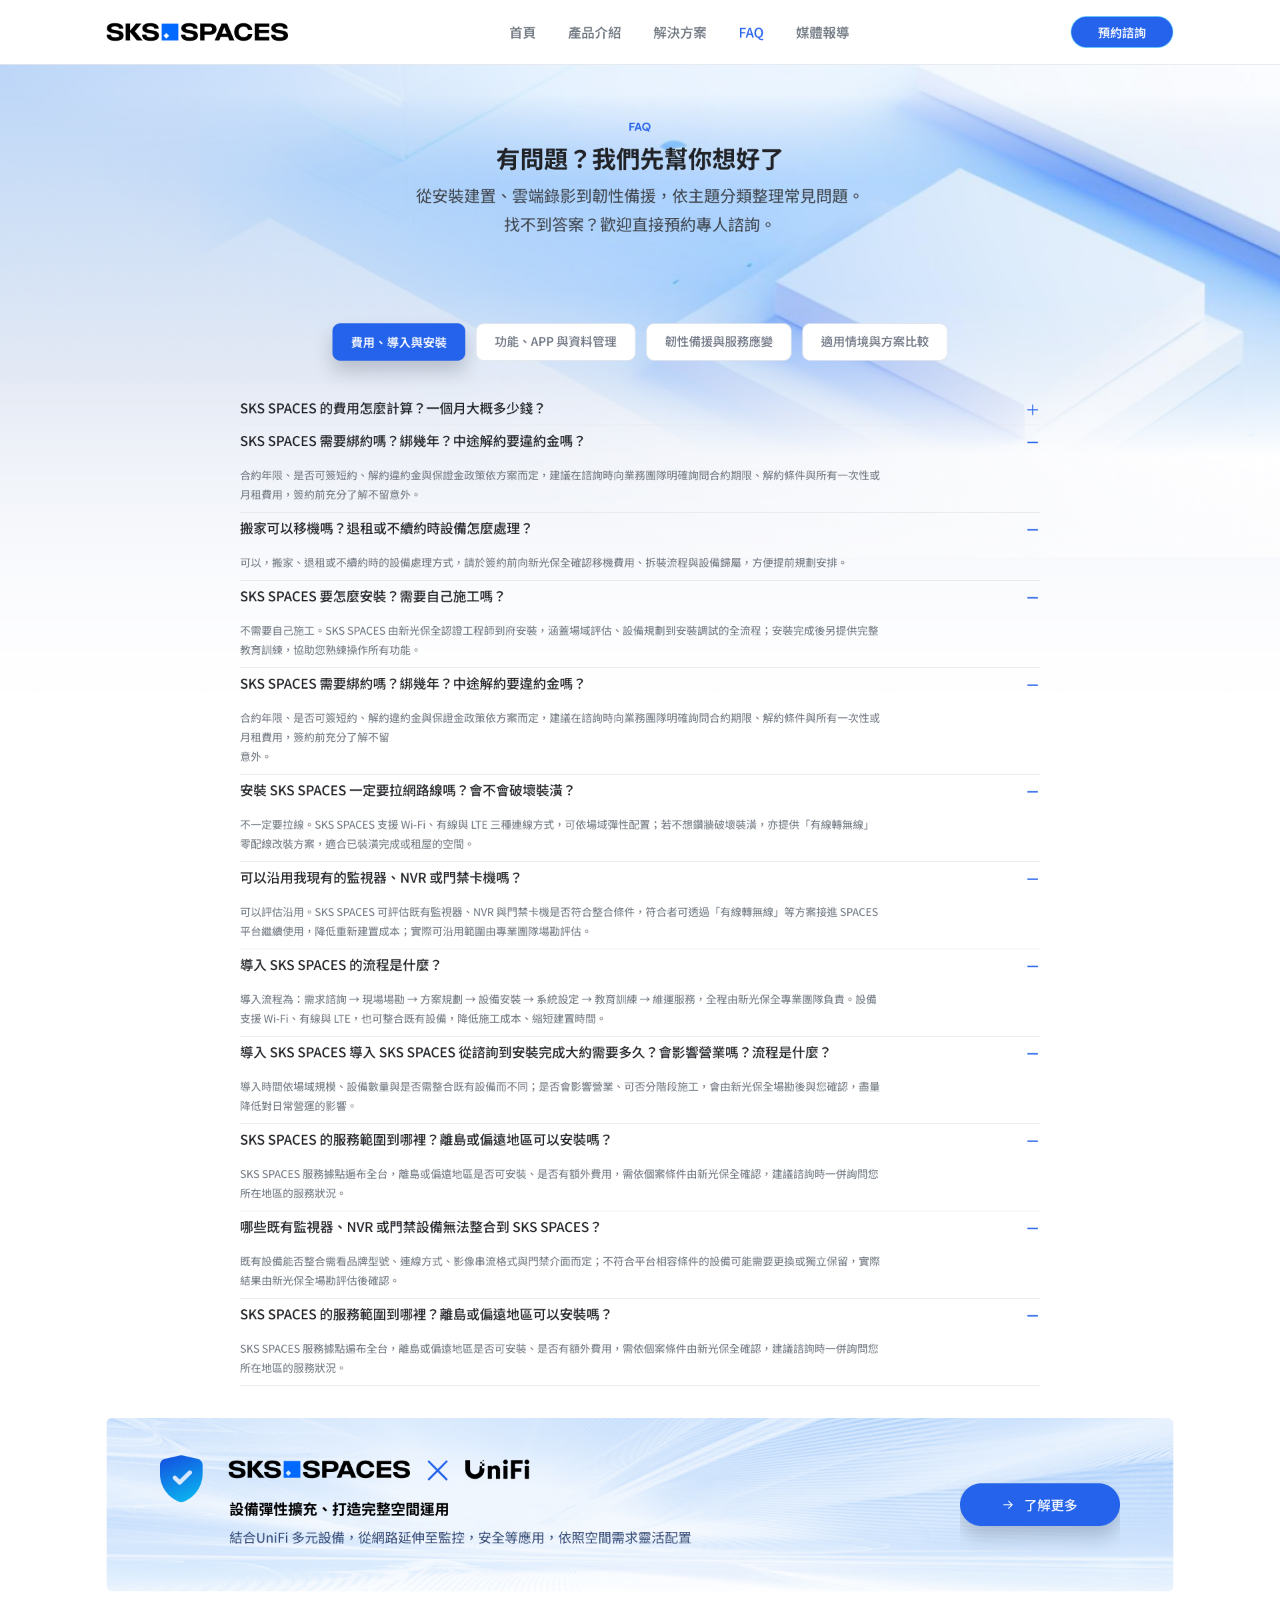
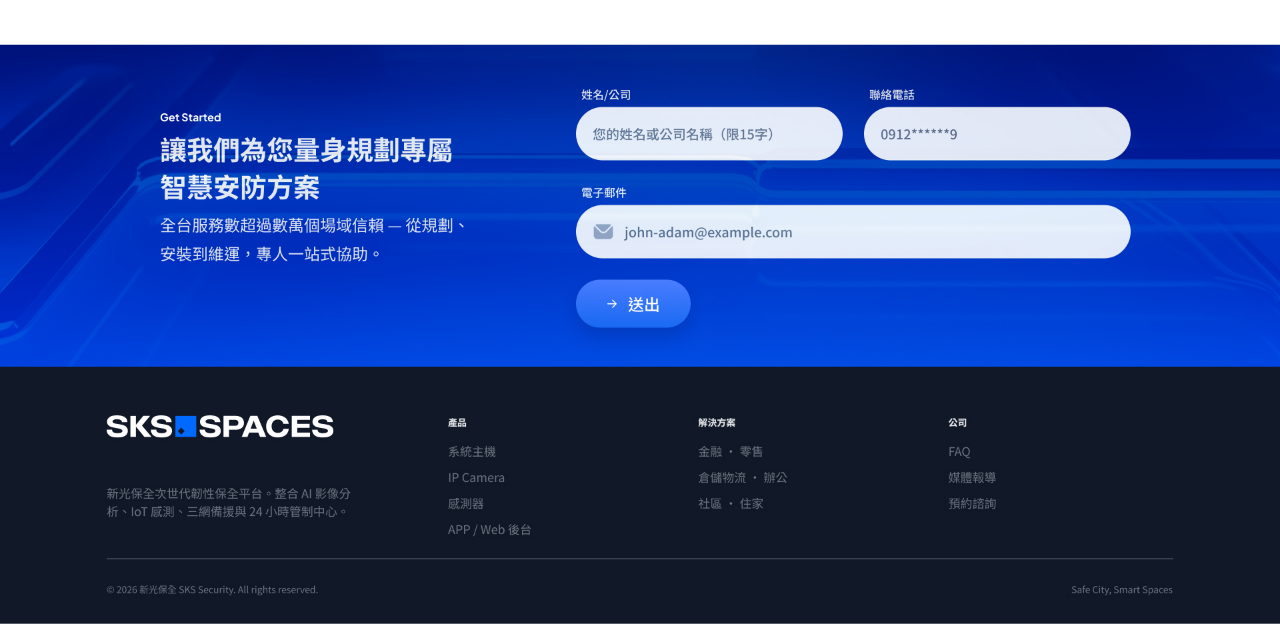
<file: temporary/faq.html>
<!doctype html>
<html lang="zh-Hant">
  <head>
    <meta charset="utf-8" />
    <meta name="viewport" content="width=device-width, initial-scale=1" />
    <title>FAQ 設計稿</title>
    <style>
      body {
        margin: 0;
      }
      img {
        display: block;
        width: 100%;
        height: auto;
      }
    </style>
  </head>
  <body>
    <img src="FAQ.jpg" alt="FAQ 設計稿" />
  </body>
</html>
</file>
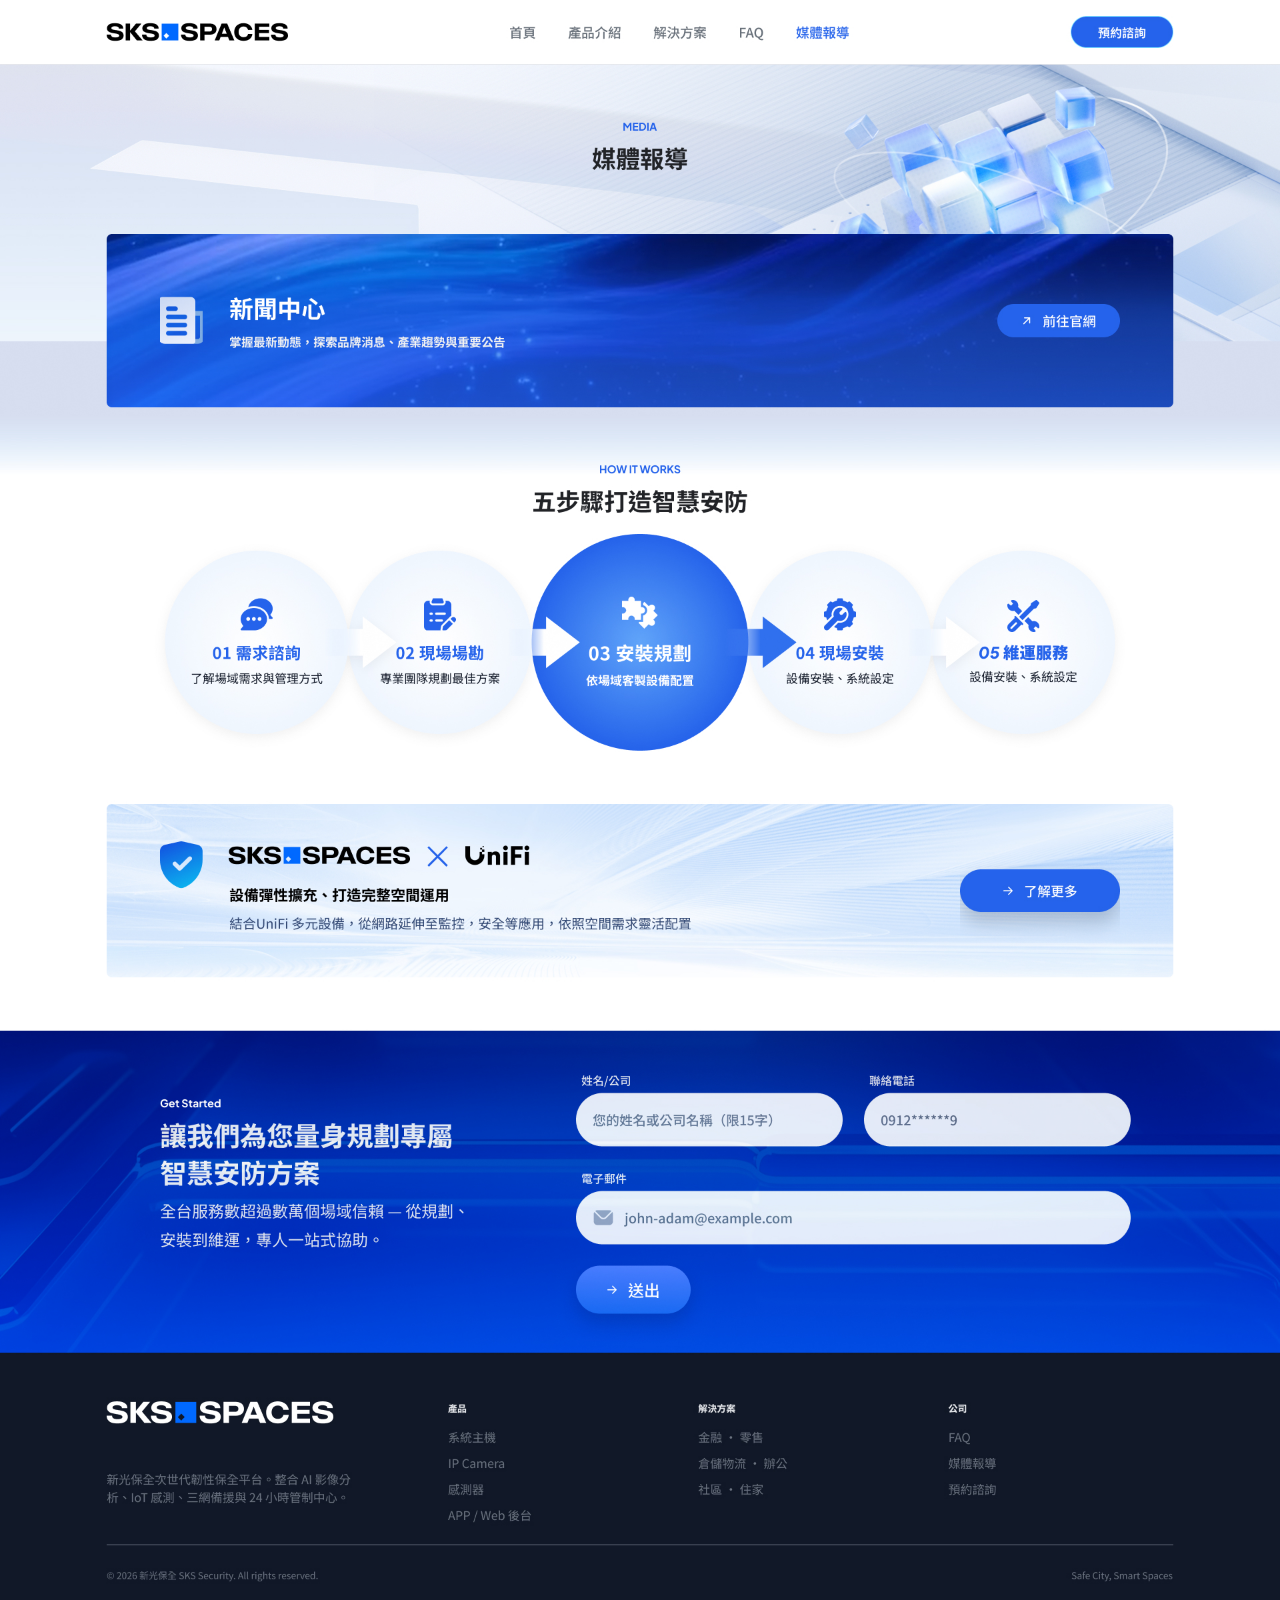
<file: temporary/media.html>
<!doctype html>
<html lang="zh-Hant">
  <head>
    <meta charset="utf-8" />
    <meta name="viewport" content="width=device-width, initial-scale=1" />
    <title>媒體報導 設計稿</title>
    <style>
      body {
        margin: 0;
      }
      img {
        display: block;
        width: 100%;
        height: auto;
      }
    </style>
  </head>
  <body>
    <img src="Media.jpg" alt="媒體報導 設計稿" />
  </body>
</html>
</file>
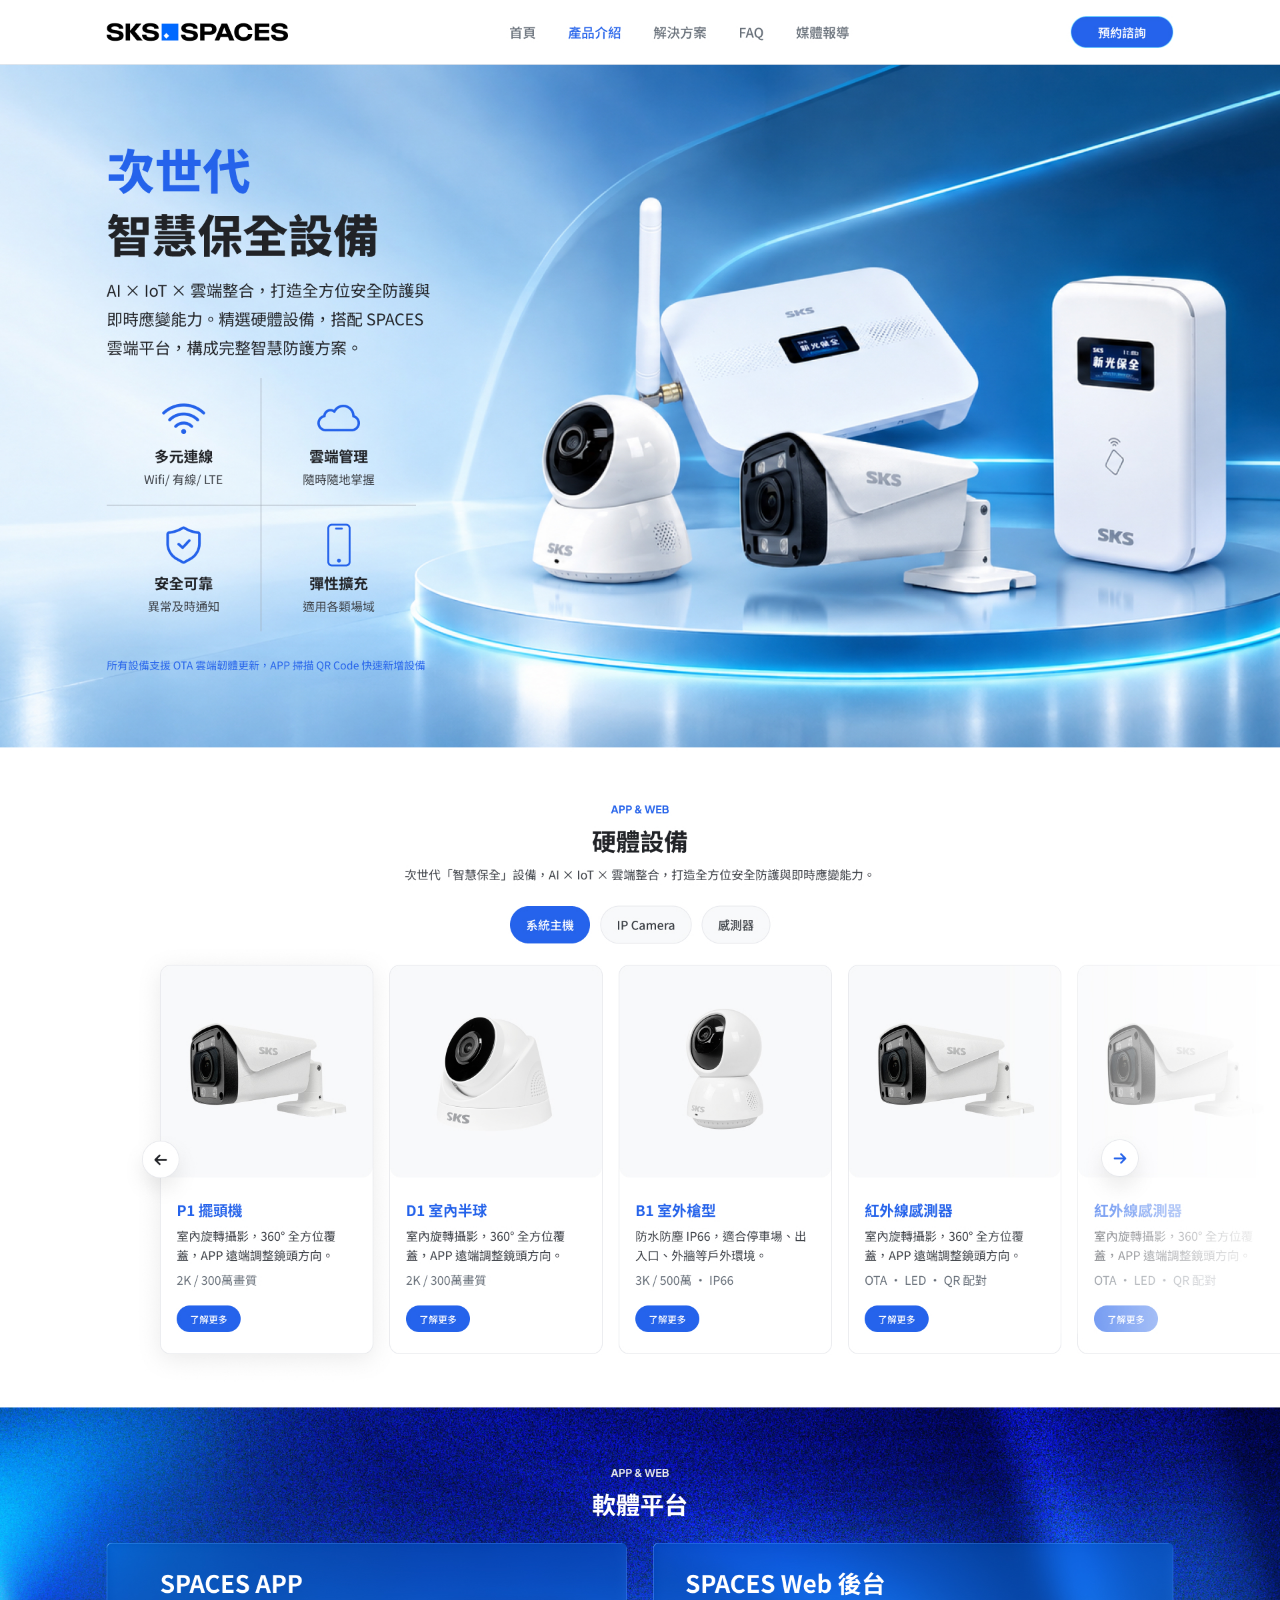
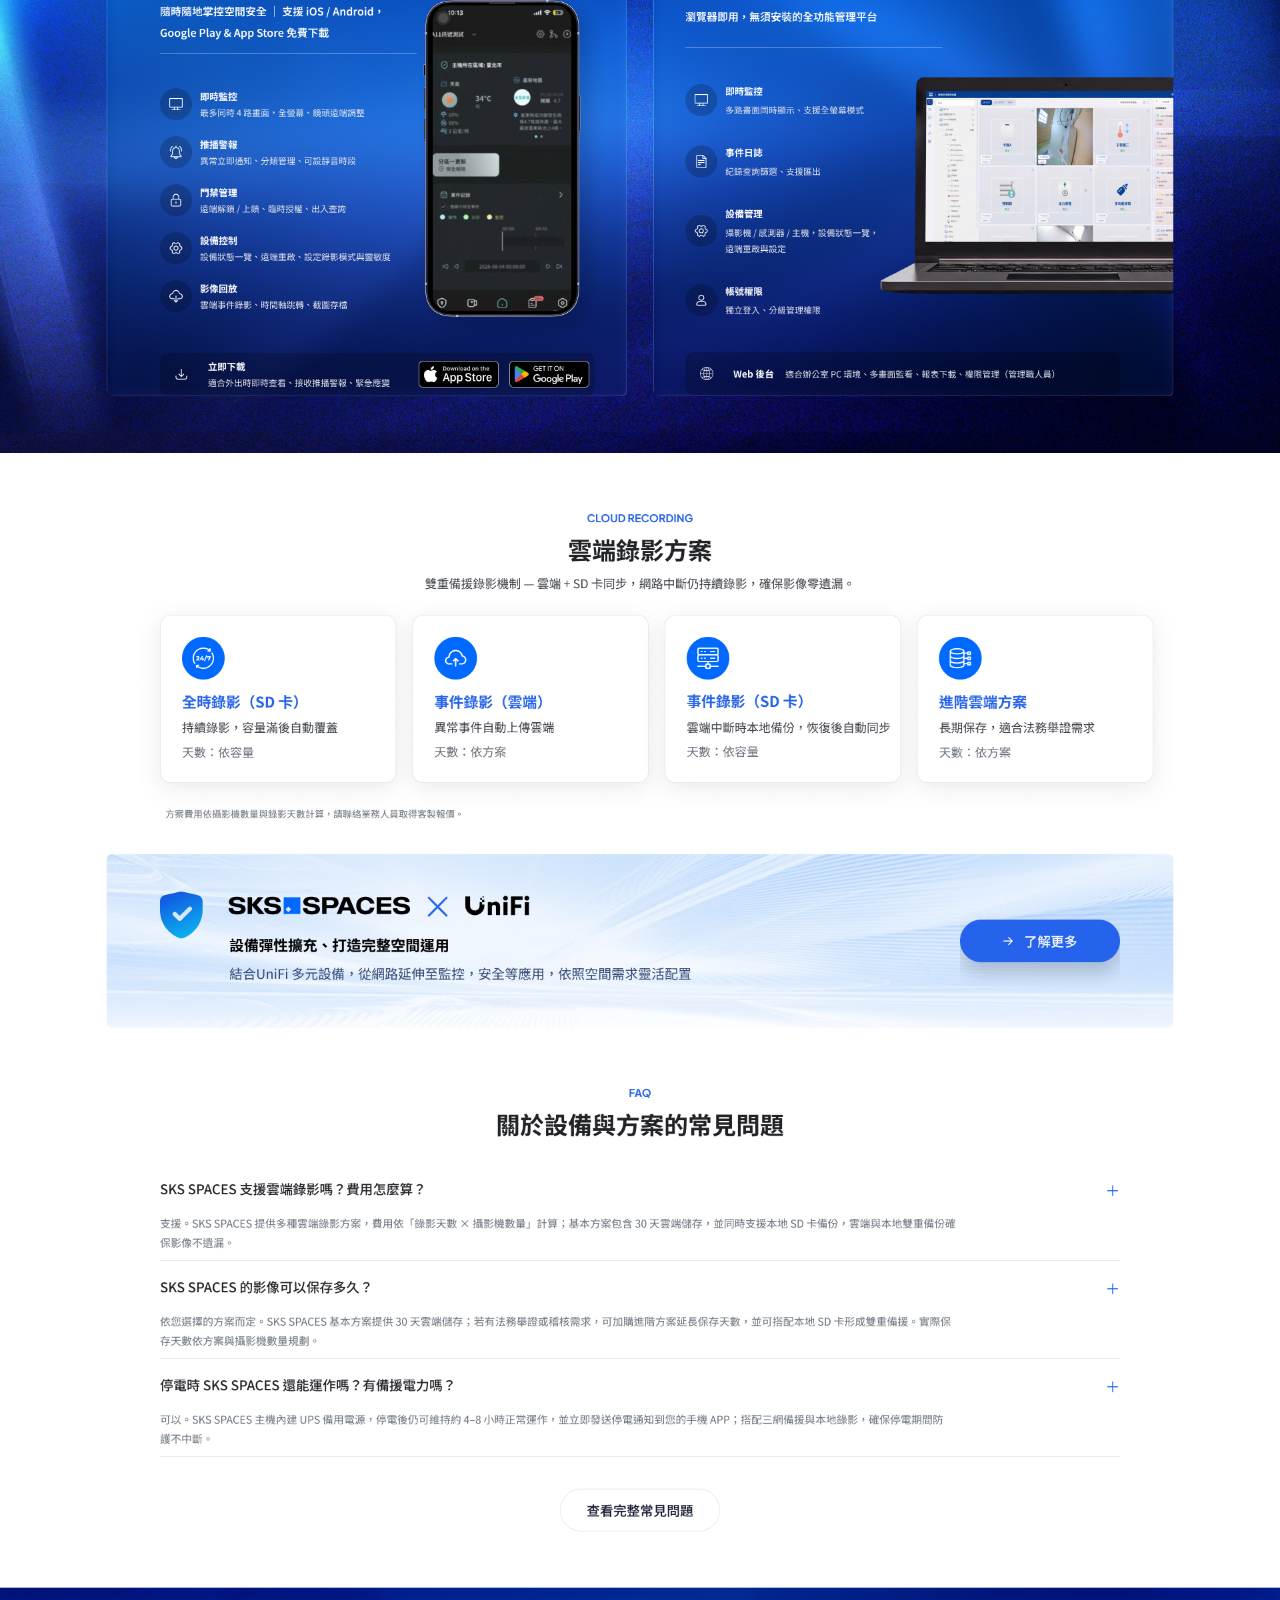
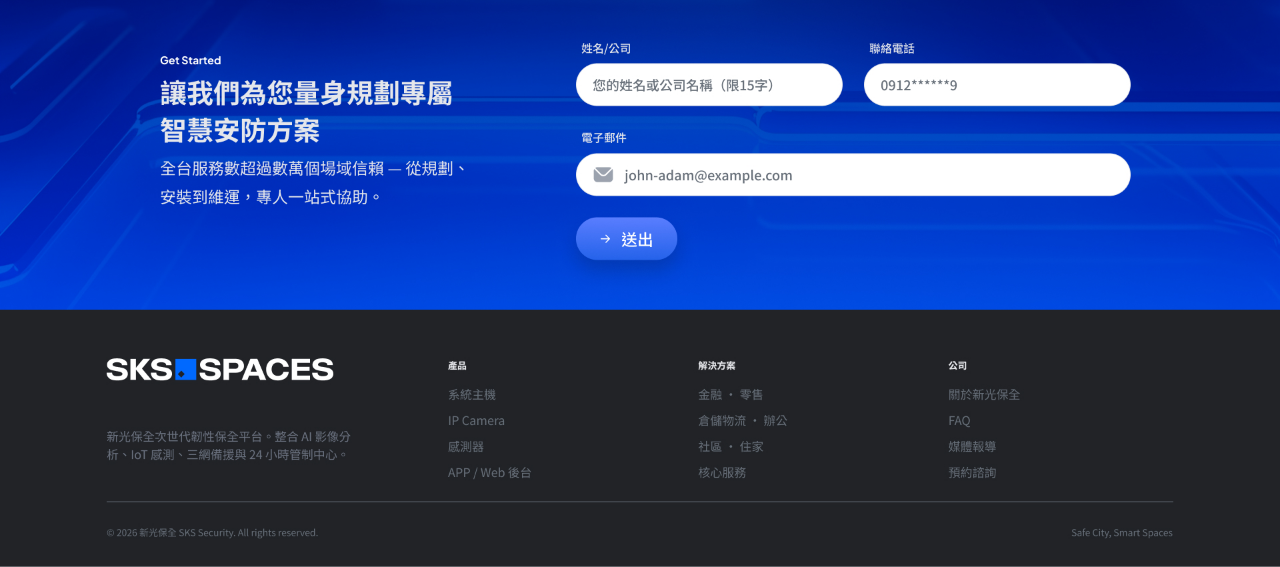
<file: temporary/products.html>
<!doctype html>
<html lang="zh-Hant">
  <head>
    <meta charset="utf-8" />
    <meta name="viewport" content="width=device-width, initial-scale=1" />
    <title>產品介紹 設計稿</title>
    <style>
      body {
        margin: 0;
      }
      img {
        display: block;
        width: 100%;
        height: auto;
      }
    </style>
  </head>
  <body>
    <img src="Products.jpg" alt="產品介紹 設計稿" />
  </body>
</html>
</file>
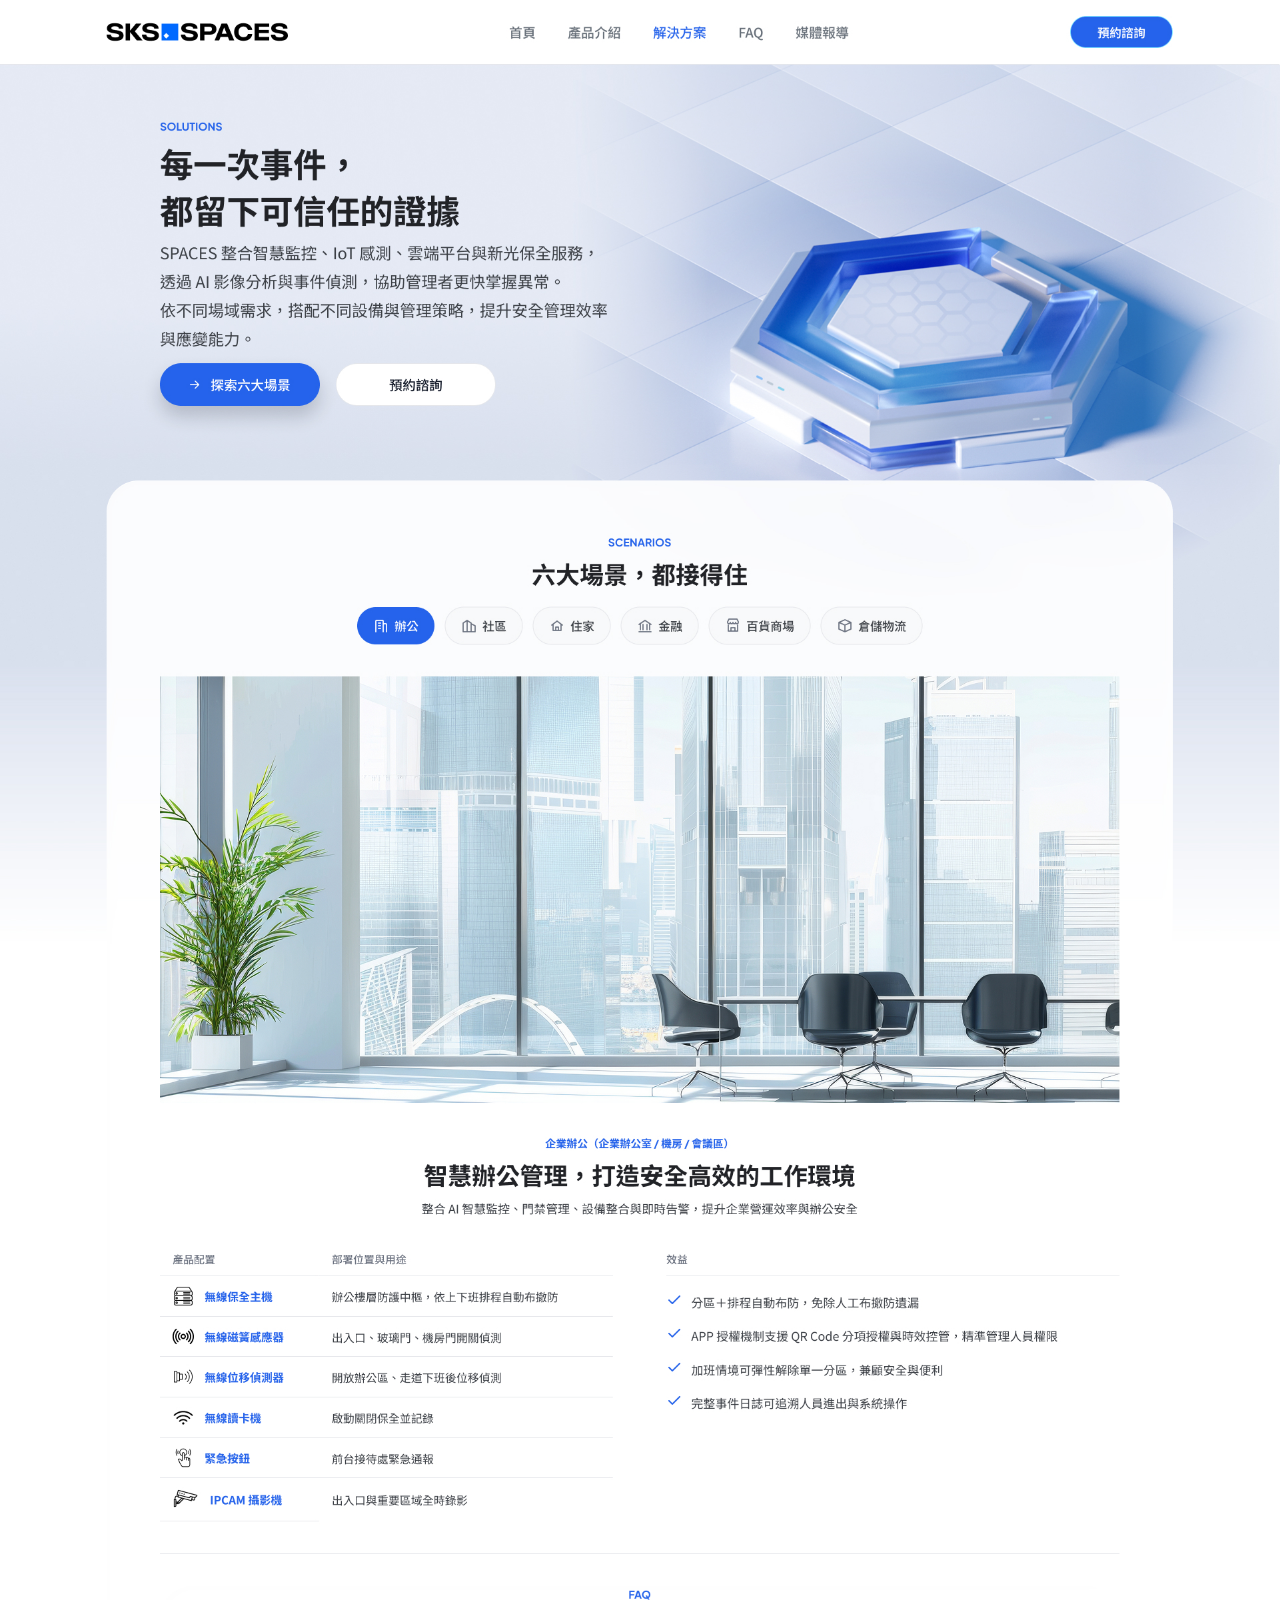
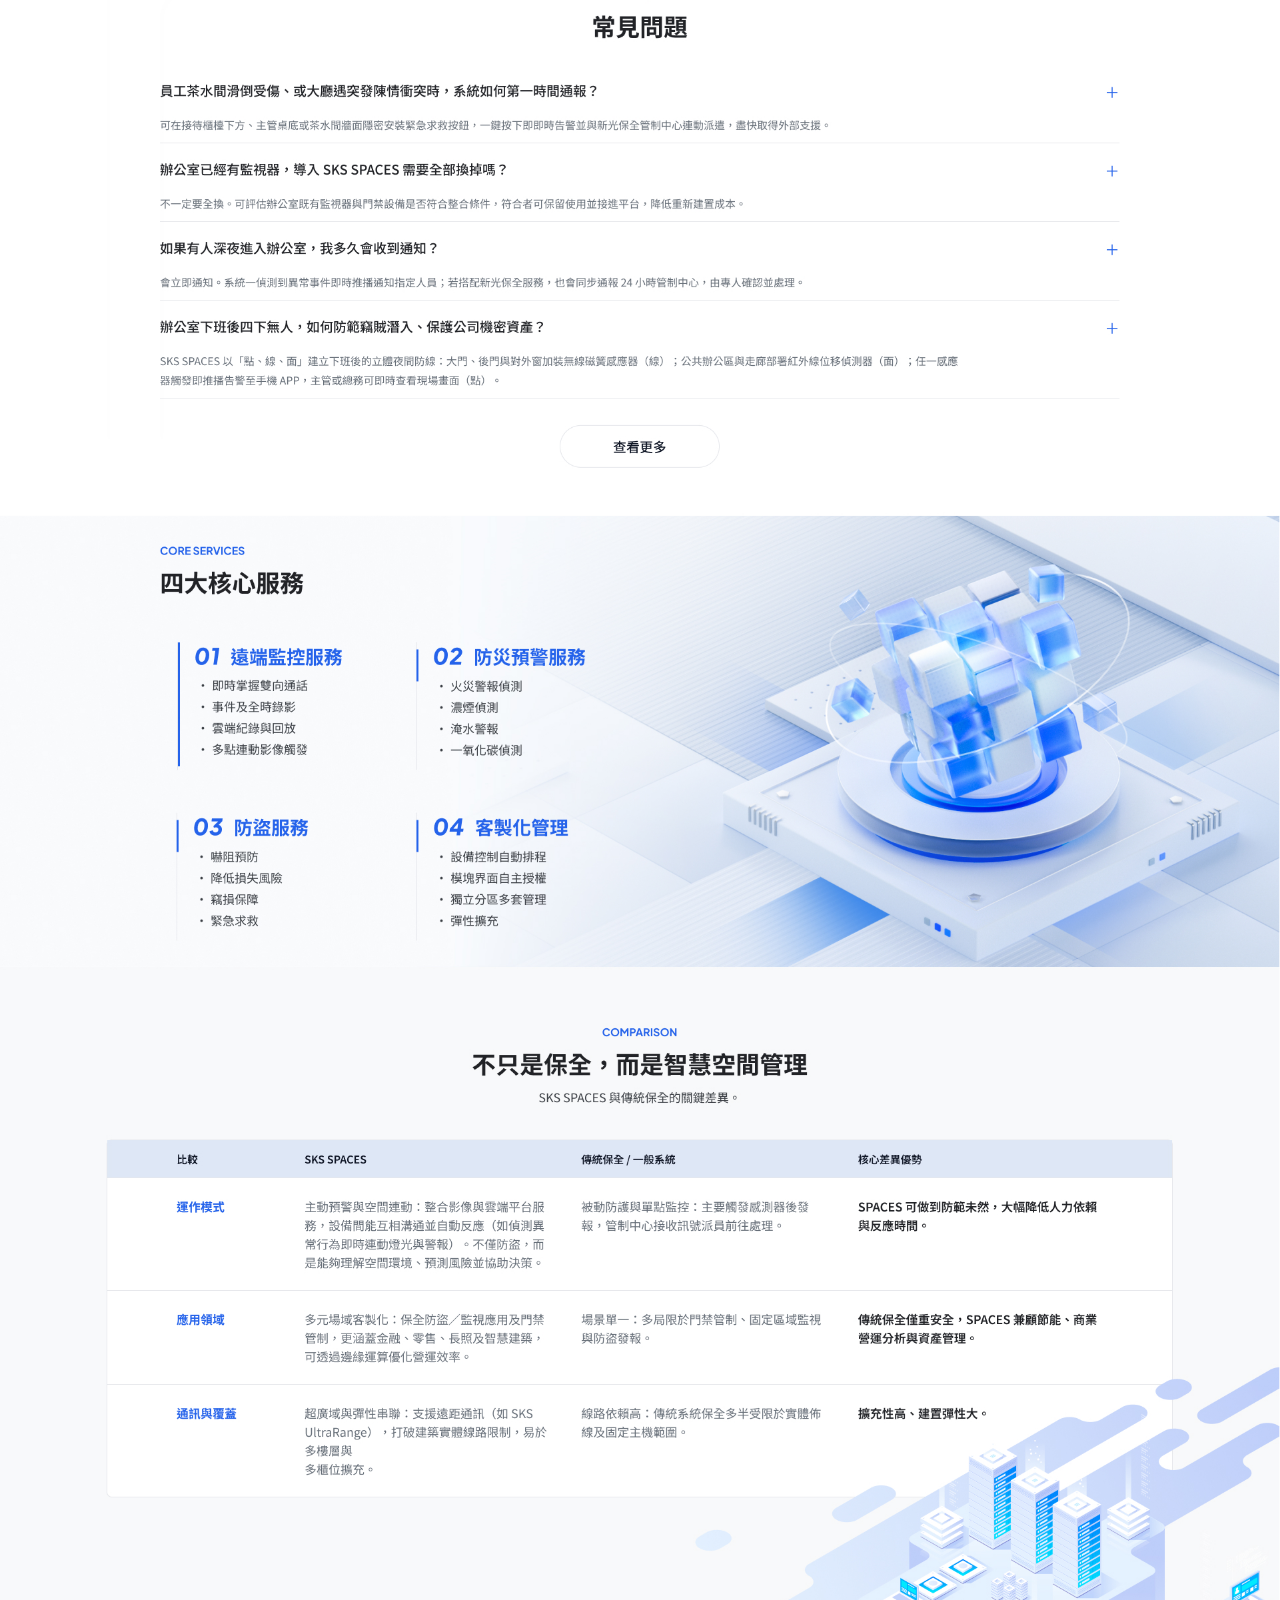
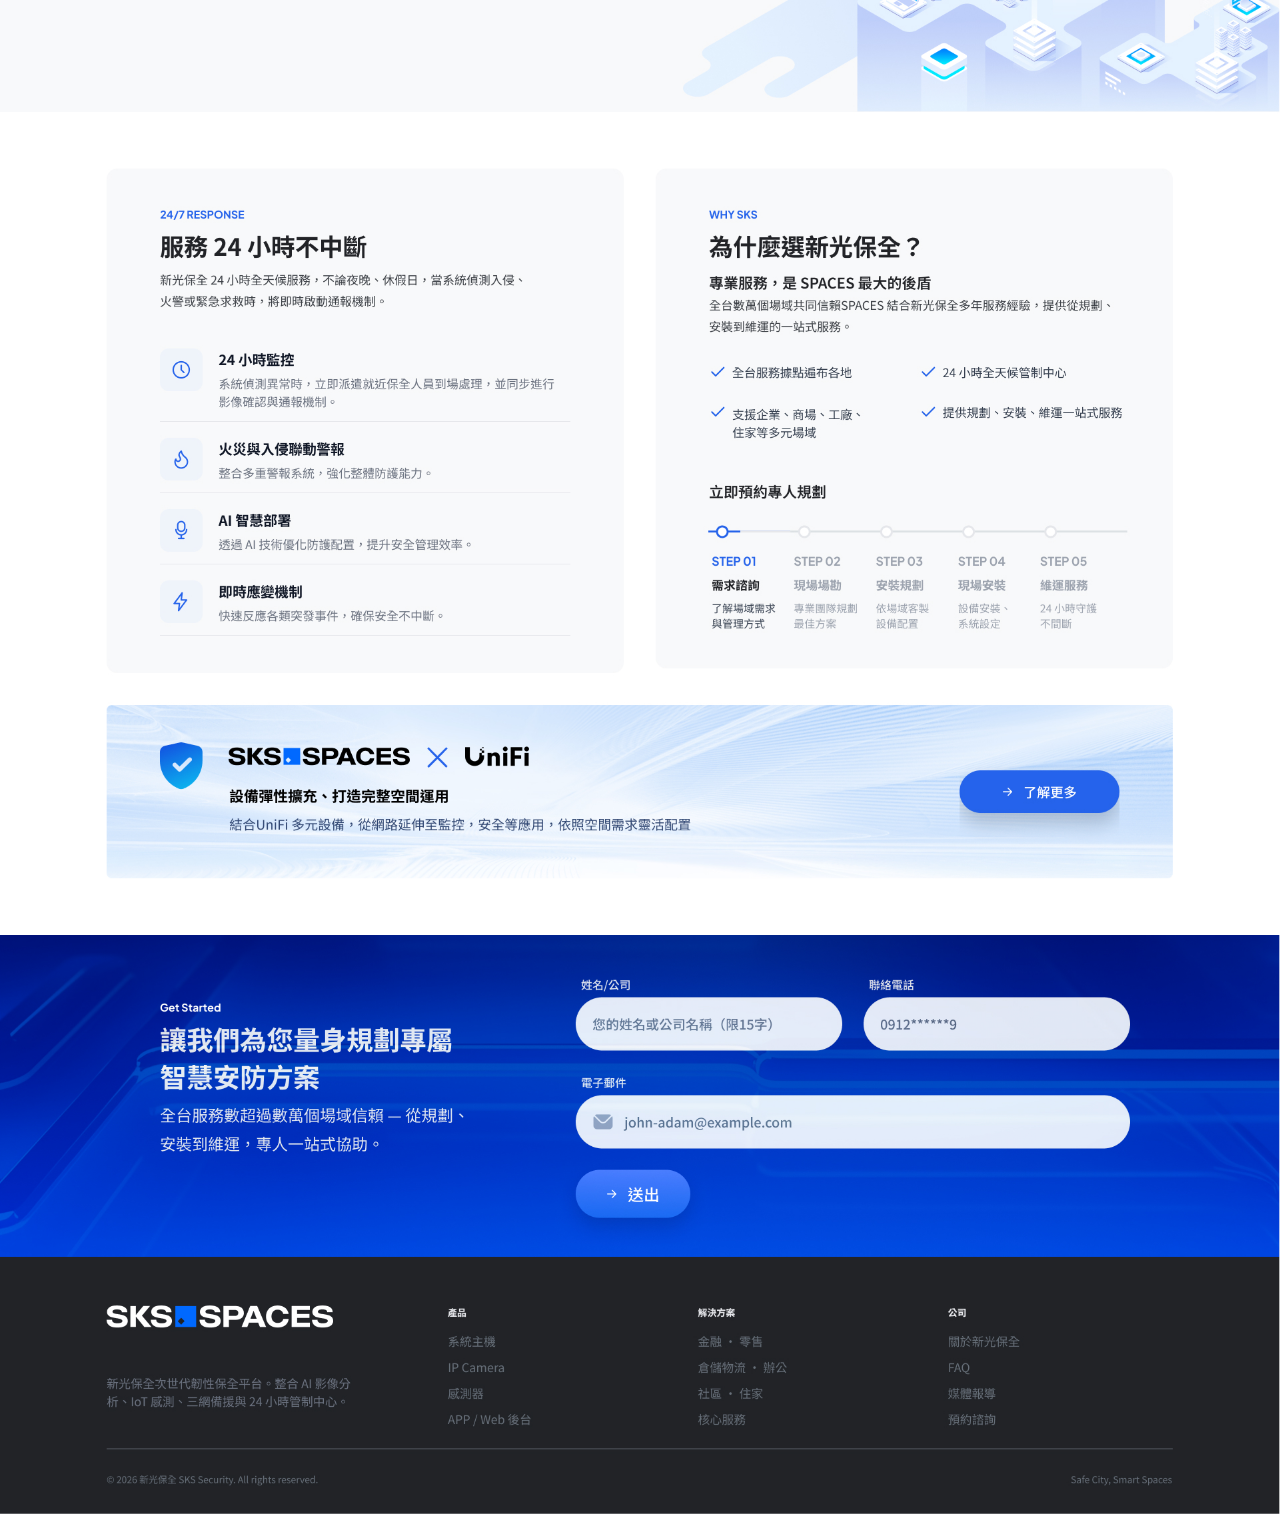
<file: temporary/solutions.html>
<!doctype html>
<html lang="zh-Hant">
  <head>
    <meta charset="utf-8" />
    <meta name="viewport" content="width=device-width, initial-scale=1" />
    <title>解決方案 設計稿</title>
    <style>
      body {
        margin: 0;
      }
      img {
        display: block;
        width: 100%;
        height: auto;
      }
    </style>
  </head>
  <body>
    <img src="Solutions.jpg" alt="解決方案 設計稿" />
  </body>
</html>
</file>
<file: assets/css/tokens.css>
/* ==========================================================================
   tokens.css — 全站設計 Token（顏色／字型／間距）
   共用層，供全站 5 頁共用，不要在此檔寫任何頁面專屬樣式
   ========================================================================== */

/* ---- 字型載入：Google Fonts CDN ----
   原本是自架 woff2（assets/fonts/），Noto Sans TC 還依首頁逐字文案做過子集化
   （subsetting）以壓到 65KB／字重。但那個做法的代價是：字型檔裡物理上只有首頁用到的
   372 個字符，任何新頁面出現子集外的新字（例：「擺」「槍」「鈕」）就會 fallback 到
   系統字型，同一行字粗細不一致。每加一頁都要重跑子集化流程，維護成本太高。

   改用 Google Fonts CDN：Google 會把 Noto Sans TC 自動切成上百個 unicode-range
   分片，瀏覽器只下載該頁真正用到的分片，缺字問題永久消失，日後新增頁面不需任何處理。
   載入的 <link> 寫在各頁 <head>（含 preconnect），不放在這裡，因為 CSS @import
   會阻塞並延後字型請求。

   注意：assets/fonts/ 底下的 5 個 woff2 保留未刪，僅不再被引用；若日後要改回自架，
   把這段換回 @font-face 區塊即可（子集化仍需重跑）。
*/

:root {
  /* 顏色 */
  --color-primary: #2563eb;
  --color-primary-hover: #7fe4ff;
  --color-primary-dark: #153885;
  --text-dark: #111827;
  --text-regular: #6b7280;
  --text-caption: #898e99;
  --line: #e5e7eb;
  --bg-footer: #111827;
  --white: #ffffff;

  /* Figma 內頁（產品介紹等）用到、首頁未變數化的色。
     刻意不覆寫上面的 --text-dark / --text-regular，避免動到首頁既有視覺。 */
  --surface-soft: #f8f9fa; /* 卡片／頁籤未選中底色 */
  --text-heading: #212327; /* Figma Text/Dark */
  --text-body: #3b3f45; /* Figma Text/800 */
  --text-muted: #676f79; /* Figma Text/Regular */
  --text-note: #374151; /* chip 說明、表格註記 */

  /* 首頁專用：深色不透明 Header／CTA／表單背景（品牌深藍系） */
  --home-header-bg: #002a84;
  --brand-gradient-dark: linear-gradient(180deg, #002a84 0%, #0142d3 100%);
  --brand-gradient-card: linear-gradient(131deg, #548aff 1.4%, #2563eb 77.2%);

  /* 字型 */
  --font-en: 'Plus Jakarta Sans', 'Noto Sans TC', -apple-system, BlinkMacSystemFont, sans-serif;
  --font-tc: 'Noto Sans TC', 'Plus Jakarta Sans', -apple-system, BlinkMacSystemFont, sans-serif;

  /* 版面 */
  /* 1200 → 1280：加寬讓 intro 標題 50px 兩行放得下（2026-09-02） */
  --container-max: 1280px;
  --space-1: 4px;
  --space-2: 8px;
  --space-3: 16px;
  --space-4: 24px;
  --space-5: 32px;
  --space-6: 48px;
  --space-7: 64px;
  --space-8: 96px;

  --radius-sm: 8px;
  --radius-md: 16px;
  --radius-lg: 24px;

  --header-height: 96px; /* Figma 59-1910 對稿：全站一致 96px */
}
</file>
<file: assets/css/base.css>
/* ==========================================================================
   base.css — reset ／ 基礎排版 ／ 全站通用工具類別
   ========================================================================== */

*,
*::before,
*::after {
  box-sizing: border-box;
}

html {
  -webkit-text-size-adjust: 100%;
  text-size-adjust: 100%;
  scroll-behavior: smooth;
}

@media (prefers-reduced-motion: reduce) {
  html {
    scroll-behavior: auto;
  }
}

body {
  margin: 0;
  font-family: var(--font-tc);
  color: var(--text-dark);
  background: var(--white);
  line-height: 1.5;
  -webkit-font-smoothing: antialiased;
  overflow-x: hidden;
}

img,
video {
  max-width: 100%;
  display: block;
}

a {
  color: inherit;
  text-decoration: none;
}

ul,
ol {
  margin: 0;
  padding: 0;
  list-style: none;
}

h1,
h2,
h3,
h4,
p {
  margin: 0;
}

button {
  font: inherit;
  color: inherit;
  background: none;
  border: none;
  cursor: pointer;
  padding: 0;
}

input {
  font: inherit;
}

/* ---- Layout ---- */
.container {
  max-width: var(--container-max);
  width: 100%;
  margin-inline: auto;
  padding-inline: var(--space-4);
}

.section {
  position: relative;
  padding-block: var(--space-8);
}

@media (max-width: 1024px) {
  .section {
    padding-block: var(--space-7);
  }
}

@media (max-width: 640px) {
  .section {
    padding-block: var(--space-6);
  }
  .container {
    padding-inline: var(--space-3);
  }
}

.eyebrow {
  display: inline-block;
  font-family: var(--font-en);
  font-weight: 700;
  font-size: 16px;
  line-height: 24px;
  letter-spacing: 0;
  text-transform: uppercase;
  color: var(--color-primary);
  margin-bottom: var(--space-2);
}

/* Figma 上首頁各區塊的 eyebrow 未設 textCase，維持原始大小寫；
   內容頁（products／solutions／faq）與首頁 App 區則是 UPPER，走 base 預設。 */
.eyebrow--normal-case {
  text-transform: none;
}

.section-title {
  font-family: var(--font-tc);
  font-weight: 700;
  font-size: clamp(1.5rem, 1.1rem + 1.6vw, 2.5rem);
  color: var(--text-dark);
  line-height: 1.3;
}

/* 區塊標題組（eyebrow + 標題 + 說明），產品／解決方案／FAQ 三頁共用 */
.section-head {
  margin-bottom: var(--space-5);
  text-align: center;
}

.section-head .section-desc {
  margin-top: var(--space-2);
  max-width: 760px;
  margin-inline: auto;
}

.section-desc {
  font-family: var(--font-tc);
  font-weight: 400;
  font-size: clamp(0.95rem, 0.9rem + 0.2vw, 1.05rem);
  color: var(--text-regular);
  line-height: 1.7;
}

.visually-hidden {
  position: absolute;
  width: 1px;
  height: 1px;
  overflow: hidden;
  clip: rect(0 0 0 0);
  white-space: nowrap;
}

/* ---- 影片包裝：維持比例，避免縮放跑版 ---- */
.video-cover {
  position: relative;
  width: 100%;
  height: 100%;
  overflow: hidden;
}

.video-cover video {
  position: absolute;
  inset: 0;
  width: 100%;
  height: 100%;
  object-fit: cover;
}

/* ---- Skip link（無障礙） ---- */
.skip-link {
  position: absolute;
  top: -48px;
  left: var(--space-3);
  background: var(--color-primary);
  color: var(--white);
  padding: var(--space-2) var(--space-4);
  border-radius: var(--radius-sm);
  z-index: 1000;
  transition: top 0.2s ease;
}

.skip-link:focus {
  top: var(--space-3);
}

/* ---- [hidden] 防呆 ----
   頁籤 panel 的顯隱靠 hidden 屬性切換；author 的 display 規則（如 .faq__list
   的 display:flex）會蓋掉 UA 的 [hidden]{display:none}，這裡用 !important 保底。 */
[hidden] {
  display: none !important;
}
</file>
<file: assets/css/components/header.css>
/* ==========================================================================
   header.css — 共用 Header 元件（DOM 寫死在各頁 HTML，本檔只寫樣式）

   底色決策（2026-09-09 更新）：
   - products / solutions / faq：不透明白底（body[data-header-theme="light"]，見檔尾）
   - 首頁：捲動反應式——在最頂端時透明（透出 hero 背景影片），一旦捲離頂端
     即切換為與其他頁相同的白底。由 js/home/header-scroll.js 切換 body 的
     data-header-theme 屬性（transparent ↔ light）達成，透明態規則掛 html.js
     前綴，關掉 JS 時自動退回不透明深藍，不會出現白字疊白底。
   ========================================================================== */

.site-header {
  position: sticky;
  top: 0;
  left: 0;
  right: 0;
  z-index: 500;
  width: 100%;
  height: var(--header-height);
  background: #111827; /* 預設底色，各頁應覆寫 */
  transition: background-color 0.2s ease, border-bottom-color 0.2s ease;
}

/* 首頁：深色不透明面板（也是關掉 JS 時的退化狀態） */
body[data-page='home'] .site-header {
  background: var(--home-header-bg);
  /* Figma 59-1910：淺灰半透明底線（--line @50%；2021 瀏覽器無 color-mix，直接寫 rgba） */
  border-bottom: 0.5px solid rgba(229, 231, 235, 0.5);
  /* 改 fixed 讓 header 疊在 hero 影片上，頂端透明才看得到影片。
     只作用於首頁，其他三頁維持上面的 sticky。
     注意：.hero__content 的 padding-top 本來就寫成 calc(var(--header-height) + 6.5vw)，
     那個 var(--header-height) 就是為了避開疊上來的 header——header 進到 overlay 後
     該值自動歸位，不需要另外補償。 */
  position: fixed;
}

/* 首頁深色版 nav 對稿（Figma 59-1910）：非 active 60% 白、
   active 純白 500 無底線；light 主題（檔尾）與 CTA 不受影響 */
body[data-page='home'] .site-header__nav-link {
  opacity: 0.6;
}

body[data-page='home'] .site-header__nav-link:hover {
  opacity: 1;
}

body[data-page='home'] .site-header__nav-link[aria-current='page'] {
  opacity: 1;
  font-weight: 500;
}

.site-header__inner {
  max-width: var(--container-max);
  margin-inline: auto;
  height: 100%;
  padding-inline: var(--space-4);
  display: flex;
  align-items: center;
  justify-content: space-between;
  gap: var(--space-4);
}

.site-header__logo {
  display: flex;
  align-items: center;
  height: 24px;
}

.site-header__logo img,
.site-header__logo svg {
  height: 100%;
  width: auto;
}

.site-header__nav {
  display: flex;
  align-items: center;
  gap: var(--space-6);
}

.site-header__nav-link {
  font-family: var(--font-tc);
  font-weight: 500;
  font-size: 20px;
  color: var(--white);
  opacity: 0.85;
  position: relative;
  padding-block: 4px;
  white-space: nowrap; /* 防止 641–900 過渡區間 nav 連結斷行 */
  transition: opacity 0.2s ease;
}

.site-header__nav-link:hover {
  opacity: 1;
}

.site-header__nav-link[aria-current='page'] {
  opacity: 1;
}

.site-header__actions {
  display: flex;
  align-items: center;
  gap: var(--space-3);
}

/* 對稿 Figma HEADER 59:1910 的按鈕子節點 I59:1910;9:7031（深色 Header 版本）。
   Figma 的 backdrop-filter 是 blur(--sds-size-blur-100 / 2)，該 token 為 8px，故實值 4px。
   light 主題（產品／解決方案／FAQ 三頁）沒有對應設計稿，半透明白底＋白字在白 Header
   上沒有對比度，因此下方 light 區塊會把 background／border／blur／color 全數還原。 */
.site-header__cta {
  display: inline-flex;
  align-items: center;
  justify-content: center;
  height: 48px;
  padding: 12px 40px;
  border-radius: 999px;
  border: 1px solid var(--text-regular);
  background: rgba(255, 255, 255, 0.2);
  color: var(--white);
  font-weight: 600;
  font-size: 18px;
  white-space: nowrap;
  transition: transform 0.2s ease, box-shadow 0.2s ease;
}

/* Safari 到 17 只認 -webkit- 前綴，Firefox 要 103+；不支援時就是單純的半透明白底，
   仍在深色 Header 上看得見，不需要另寫 fallback 材質。 */
@supports (backdrop-filter: blur(4px)) or (-webkit-backdrop-filter: blur(4px)) {
  .site-header__cta {
    -webkit-backdrop-filter: blur(4px);
    backdrop-filter: blur(4px);
  }
}

.site-header__cta:hover {
  transform: translateY(-1px);
  box-shadow: 0 8px 20px rgba(0, 0, 0, 0.18);
}

/* Figma 未提供 focus 稿；補一組鍵盤可見焦點（原本完全沒有）。 */
.site-header__cta:focus-visible {
  outline: 2px solid var(--white);
  outline-offset: 2px;
}

/* ---- 手機版漢堡按鈕 ---- */
.site-header__burger {
  display: none;
  width: 40px;
  height: 40px;
  align-items: center;
  justify-content: center;
  flex-shrink: 0;
}

.site-header__burger span {
  display: block;
  width: 22px;
  height: 2px;
  background: var(--white);
  position: relative;
  transition: transform 0.2s ease, opacity 0.2s ease;
}

.site-header__burger span::before,
.site-header__burger span::after {
  content: '';
  position: absolute;
  left: 0;
  width: 22px;
  height: 2px;
  background: var(--white);
  transition: transform 0.2s ease, top 0.2s ease;
}

.site-header__burger span::before {
  top: -7px;
}

.site-header__burger span::after {
  top: 7px;
}

.site-header.is-nav-open .site-header__burger span {
  background: transparent;
}

.site-header.is-nav-open .site-header__burger span::before {
  top: 0;
  transform: rotate(45deg);
}

.site-header.is-nav-open .site-header__burger span::after {
  top: 0;
  transform: rotate(-45deg);
}

@media (max-width: 1024px) {
  .site-header__nav {
    gap: var(--space-4);
  }
}

/* 斷點 640 → 900：641–900 的 20px nav（4 連結＋CTA）塞不下會斷行，
   統一 900 以下收進漢堡面板 */
@media (max-width: 900px) {
  .site-header__burger {
    display: inline-flex;
  }

  .site-header__nav {
    position: fixed;
    top: var(--header-height);
    left: 0;
    right: 0;
    flex-direction: column;
    align-items: flex-start;
    gap: 0;
    background: var(--home-header-bg);
    padding: var(--space-3) var(--space-4) var(--space-5);
    transform: translateY(-8px);
    opacity: 0;
    visibility: hidden;
    pointer-events: none;
    transition: opacity 0.2s ease, transform 0.2s ease, visibility 0.2s;
    max-height: calc(100vh - var(--header-height));
    overflow-y: auto;
  }

  .site-header.is-nav-open .site-header__nav {
    opacity: 1;
    transform: translateY(0);
    visibility: visible;
    pointer-events: auto;
  }

  .site-header__nav-link {
    width: 100%;
    padding-block: var(--space-3);
    border-bottom: 1px solid rgba(255, 255, 255, 0.12);
  }

  /* Figma 只有 1920 桌機稿，這裡按桌機值（48px／40px／18px）等比縮。 */
  .site-header__cta {
    height: 44px;
    padding-inline: var(--space-4);
    font-size: 16px;
  }
}

/* ==========================================================================
   Light 主題（白底 + 黑 logo）
   由 <body data-header-theme="light"> 啟用。products/solutions/faq 寫死在 HTML；
   首頁則由 js/home/header-scroll.js 在捲離頂端時動態切上來（見檔尾透明態區塊）。
   logo 白↔黑不靠 JS 換 src，而是兩張 img 疊加、用下面的 opacity 規則交叉淡入。
   放在檔案最後，靠 body 屬性提高權重覆寫上面的深色預設（含 900px 內的手機面板）。
   ========================================================================== */
body[data-header-theme='light'] .site-header {
  background: var(--white);
  border-bottom: 1px solid var(--line);
}

body[data-header-theme='light'] .site-header__nav-link {
  color: var(--text-muted);
  opacity: 1;
}

body[data-header-theme='light'] .site-header__nav-link:hover,
body[data-header-theme='light'] .site-header__nav-link[aria-current='page'] {
  color: var(--color-primary);
}

/* 深色版的半透明白底＋灰邊＋blur 在白底 Header 上沒有對比度，這裡整組還原成實色藍底。 */
body[data-header-theme='light'] .site-header__cta {
  background: var(--color-primary);
  color: var(--white);
  border-color: transparent;
  -webkit-backdrop-filter: none;
  backdrop-filter: none;
}

body[data-header-theme='light'] .site-header__cta:hover {
  box-shadow: 0 8px 20px rgba(37, 99, 235, 0.28);
}

body[data-header-theme='light'] .site-header__cta:focus-visible {
  outline-color: var(--color-primary);
}

body[data-header-theme='light'] .site-header__burger span,
body[data-header-theme='light'] .site-header__burger span::before,
body[data-header-theme='light'] .site-header__burger span::after {
  background: var(--text-dark);
}

body[data-header-theme='light'] .site-header.is-nav-open .site-header__burger span {
  background: transparent;
}

@media (max-width: 900px) {
  body[data-header-theme='light'] .site-header__nav {
    background: var(--white);
    border-bottom: 1px solid var(--line);
  }

  body[data-header-theme='light'] .site-header__nav-link {
    border-bottom: 1px solid var(--line);
  }
}

/* ==========================================================================
   透明態（僅首頁，捲動在最頂端時）
   由 js/home/header-scroll.js 設 <body data-header-theme="transparent">。
   HTML 上就先寫好這個值，所以首屏第一次繪製就是透明，不會閃一下深藍。

   權重：html.js 前綴 = (0,3,0)，壓過 body[data-page='home'] .site-header 的 (0,2,0)。
   掛 html.js 還有第二個目的——關掉 JS 時這條不生效，退回不透明深藍 header，
   白色 logo 與白字仍然可讀；若改用單純的 .is-scrolled 反向邏輯就會變成白字疊白底。
   ========================================================================== */
html.js body[data-header-theme='transparent'] .site-header {
  background: transparent;
  /* 用 color 而非 border: none，避免 96px → 95.5px 的高度跳動，也才 transition 得動 */
  border-bottom-color: transparent;
}

/* ==========================================================================
   Logo 白↔黑交叉淡入（僅首頁；--swap 這個 class 只出現在 index.html）
   不用 JS 換 src：第一次切換要重新請求 + decode，會閃一格空白，也做不出淡入。
   兩張 SVG 各約 6KB，多一個請求可忽略。
   其他三頁只有單張 logo、沒有 --on-light 元素，下面兩條規則對它們是 no-op。
   ========================================================================== */
.site-header__logo--swap {
  position: relative;
}

.site-header__logo-img {
  display: block;
  transition: opacity 0.2s ease;
}

.site-header__logo-img--on-light {
  position: absolute;
  left: 0;
  top: 0;
  height: 100%;
  width: auto;
  opacity: 0;
}

body[data-header-theme='light'] .site-header__logo-img--on-light {
  opacity: 1;
}

body[data-header-theme='light'] .site-header__logo-img--on-dark {
  opacity: 0;
}

/* 初次定位主題之前不要有過場。
   <body> 開標籤後的 inline script 會在 first paint 前把 data-header-theme 定對，
   並在完成後補上 data-header-ready；在那之前若帶著 0.2s transition，
   捲動位置還原的情境會看到錯誤狀態慢慢淡出（正是這條要避免的）。
   限定 body[data-page='home']：只有首頁有那段開機腳本會設 data-header-ready，
   若不限定，其他三頁會因為永遠拿不到該屬性而變成「永久無過場」——目前看不出來
   （它們的 header 不變色），但日後替那三頁加 header 動效就會踩到。
   權重 (0,3,1) 壓過 .site-header 的 (0,1,0)。
   首頁關掉 JS 時本條恆成立＝完全無過場，符合預期（沒有狀態切換）。 */
body[data-page='home']:not([data-header-ready]) .site-header,
body[data-page='home']:not([data-header-ready]) .site-header__logo-img {
  transition: none;
}
</file>
<file: assets/css/components/footer.css>
/* ==========================================================================
   footer.css — 共用 Footer 元件（footer 為靜態 HTML，2026-09-02 起）
   ========================================================================== */

.site-footer {
  background: var(--bg-footer);
  color: var(--white);
  padding-block: var(--space-7) var(--space-5);
}

.site-footer__top {
  display: grid;
  grid-template-columns: minmax(240px, 420px) 1fr;
  gap: var(--space-7);
  padding-bottom: var(--space-6);
}

.site-footer__brand-desc {
  font-size: clamp(0.9375rem, 0.75rem + 0.35vw, 1.125rem); /* 15px → 18px（Figma 51-589，1714px 到頂） */
  color: var(--text-regular);
  line-height: 1.5;
  margin-top: var(--space-4);
  max-width: 400px;
}

.site-footer__logo img,
.site-footer__logo svg {
  height: 28px;
  width: auto;
}

.site-footer__columns {
  display: grid;
  grid-template-columns: repeat(3, 1fr);
  gap: var(--space-5);
}

.site-footer__col-title {
  font-weight: 800; /* Figma 51-594 ExtraBold（Google Fonts link 已加 800 字重） */
  font-size: 14px;
  line-height: 1.5;
  color: var(--line);
  margin-bottom: 20px; /* Figma 51-594 標題→連結列表間距 */
}

.site-footer__col-list {
  display: flex;
  flex-direction: column;
  gap: 12px; /* Figma 51-597 列表 gap */
}

.site-footer__col-list a {
  font-size: clamp(0.9375rem, 0.75rem + 0.35vw, 1.125rem); /* 15px → 18px（Figma 51-597） */
  line-height: 1.5;
  color: var(--text-regular);
  transition: color 0.2s ease;
}

.site-footer__col-list a:hover {
  color: var(--color-primary-hover);
}

.site-footer__bottom {
  display: flex;
  align-items: center;
  justify-content: space-between;
  gap: var(--space-3);
  padding-top: var(--space-5);
  border-top: 1px solid rgba(255, 255, 255, 0.12);
  font-size: 13px;
  color: var(--text-regular); /* Figma 51-628 */
  flex-wrap: wrap;
}

@media (max-width: 1024px) {
  .site-footer__top {
    grid-template-columns: 1fr;
    gap: var(--space-5);
  }

  .site-footer__columns {
    grid-template-columns: repeat(3, 1fr);
  }
}

@media (max-width: 640px) {
  .site-footer__columns {
    grid-template-columns: repeat(auto-fit, minmax(140px, 1fr));
    gap: var(--space-4);
  }

  .site-footer__bottom {
    flex-direction: column;
    align-items: flex-start;
    gap: var(--space-2);
  }
}
</file>
<file: assets/css/components/contact-form.css>
/* ==========================================================================
   contact-form.css — 共用聯絡表單元件（由 js/common/contact-form.js 注入 DOM）
   Figma node 151:1185；背景為深藍漸層疊一張全版背景圖（soft-light, 50%）
   ========================================================================== */

.contact-section {
  position: relative;
  overflow: hidden;
  background: var(--brand-gradient-dark);
  padding-block: var(--space-8);
  color: var(--white);
}

.contact-section > .container {
  max-width: 1600px;
  width: calc(100% - 48px);
  padding-inline: 0;
}

.contact-section::before {
  content: '';
  position: absolute;
  inset: 0;
  /* Figma 151:1185 的疊圖層 I151:1185;151:1044。
     舊檔是整個 section 的壓平匯出（藍色帶只佔中間、上下是白的），用 cover 疊上去
     等於把白色區塊一起拉伸，soft-light 又會把那塊打亮；已換成該層真正的來源照片。
     稿上是 object-fit: cover 進 1920×960 的框再往下位移 111.88px：
     4096×2731 以寬度貼合後高 1280、溢出 320，置中會裁掉上緣 160，
     位移後只裁 48.12 → 48.12 / 320 ≈ 15%。 */
  background-image: url('../../images/home/form-bg-overlay.jpg');
  background-size: cover;
  background-position: center 15%;
  mix-blend-mode: soft-light;
  opacity: 0.5;
  pointer-events: none;
}

.contact-section__inner {
  position: relative;
  z-index: 1;
  display: grid;
  grid-template-columns: minmax(360px, 560px) minmax(0, 960px);
  gap: clamp(var(--space-5), 4vw, 80px);
  align-items: center;
}

/* Figma 稿上左欄總寬 560、標題文字實際佔 459px，內縮只發生在左側（約 80px）。
   原本兩側各 80px 只剩 400px 可用，比 40px×11 字的標題還窄，
   會把「讓我們為您量身規劃專屬」的最後一個字擠到第三行。 */
.contact-section__copy {
  padding-inline: 80px 0;
}

.contact-section__eyebrow {
  color: var(--white);
}

.contact-section__title {
  font-family: var(--font-tc);
  font-weight: 700;
  /* 稿上 1920 是 40px；原本的 0.5vw 要到 2240px 才碰得到上限，1920 只有 37.6px */
  font-size: clamp(2rem, 1.75rem + 0.625vw, 2.5rem);
  line-height: 1.4;
  color: var(--line);
  margin-bottom: var(--space-4);
}

.contact-section__desc {
  font-size: clamp(1rem, 0.85rem + 0.45vw, 1.5rem);
  line-height: 1.8;
  color: var(--line);
  max-width: 520px;
}

.contact-form {
  border-radius: var(--radius-sm);
  padding-inline: 64px;
}

.contact-form__row {
  display: grid;
  grid-template-columns: repeat(2, 1fr);
  column-gap: var(--space-5);
  row-gap: var(--space-5);
  margin-bottom: var(--space-5);
}

.contact-form__field {
  display: flex;
  flex-direction: column;
  gap: var(--space-1);
}

.contact-form__field--full {
  grid-column: 1 / -1;
}

.contact-form__label {
  padding-inline: var(--space-2);
  font-size: 17px;
  font-weight: 500;
  line-height: 31px;
  color: var(--line);
}

.contact-form__input-wrap {
  position: relative;
}

.contact-form__input-wrap .contact-form__icon {
  position: absolute;
  left: 25px;
  top: 50%;
  transform: translateY(-50%);
  width: 32px;
  height: 32px;
  pointer-events: none;
}

.contact-form__input {
  width: 100%;
  height: 80px;
  border-radius: 999px;
  border: 1px solid var(--line);
  background: rgba(255, 255, 255, 0.9);
  color: var(--text-regular);
  padding-inline: 25px;
  font-size: 20px;
  font-weight: 500;
}

.contact-form__input-wrap .contact-form__input {
  padding-left: 73px;
}

.contact-form__input::placeholder {
  /* Figma 151:1185 的 placeholder 是 #676f79，比 --text-regular(#6b7280) 略深 */
  color: #676f79;
  opacity: 1;
}

/* 原本只靠 1px 邊框變色 + 底色 0.9→1，在深藍底上三個同色同形的欄位很難分辨
   游標停在哪一欄；補一圈實際看得見的焦點環（Figma 未提供 focus 稿）。 */
.contact-form__input:focus {
  outline: none;
  border-color: var(--color-primary-hover);
  background: var(--white);
}

/* 外環刻意寫死 #7fe4ff 的 60% alpha，不用 var(--color-primary-hover)：
   要帶透明度得靠 color-mix()，而它 2023 才普及，低於本站 2021 的支援 baseline。 */
.contact-form__input:focus-visible {
  outline: 1px solid rgba(127, 228, 255, 0.6);
  outline-offset: 1px;
}

.contact-form__input.is-invalid {
  border-color: #ff8b8b;
}

.contact-form__error {
  font-size: 12px;
  color: #ffb4b4;
  min-height: 0;
}

.contact-form__error:not(:empty) {
  min-height: 16px;
}

/* reCAPTCHA 容器：本次僅預留位置，不載入任何 Google reCAPTCHA 腳本 */
.contact-form__recaptcha {
  margin-block: var(--space-3);
  min-height: 0;
}

.contact-form__submit-row {
  display: flex;
  align-items: center;
  gap: var(--space-3);
  margin-top: 0;
}

.contact-form .btn-white {
  width: 172px;
  height: 72px;
  padding-inline: var(--space-5);
  border-radius: 999px;
  background: linear-gradient(180deg, #5a7eff 0%, var(--color-primary) 100%);
  color: var(--white);
  box-shadow: 0 16px 32px rgba(17, 24, 39, 0.2);
  font-size: 24px;
  font-weight: 500;
  gap: var(--space-2);
}

.contact-form .btn-white img {
  width: 24px;
  height: 24px;
  filter: brightness(0) invert(1);
}

.contact-form__status {
  font-size: 14px;
  color: rgba(255, 255, 255, 0.85);
}

.contact-form__status[data-state='success'] {
  color: #8affc1;
}

.contact-form__status[data-state='error'] {
  color: #ffb4b4;
}

/* Figma 稿是 1920 兩欄並排，但 1500px 以下欄寬就放不下 20px 的 placeholder
   （「您的姓名或公司名稱（限15字）」需 283px，1440 只剩 255px、1280 只剩 180px，
   右括號會被裁掉）。與其降字級不如提早改單欄——字級維持稿上的 20px。
   外層的「左文案／右表單」兩欄版面不動，1024 以下才整組疊起來。 */
@media (max-width: 1500px) {
  .contact-form__row {
    grid-template-columns: 1fr;
  }
}

@media (max-width: 1024px) {
  .contact-section__inner {
    grid-template-columns: 1fr;
    gap: var(--space-5);
  }

  .contact-section__copy,
  .contact-form {
    padding-inline: 0;
  }
}

@media (max-width: 640px) {
  .contact-section > .container {
    width: calc(100% - 32px);
  }

  .contact-form {
    padding: 0;
  }

  .contact-form__row {
    grid-template-columns: 1fr;
  }

  .contact-form__input {
    height: 64px;
    font-size: 16px;
  }

  .contact-form__input-wrap .contact-form__icon {
    width: 24px;
    height: 24px;
  }

  .contact-form__input-wrap .contact-form__input {
    padding-left: 65px;
  }
}
</file>
<file: assets/css/components/button.css>
/* ==========================================================================
   button.css — 共用按鈕樣式
   ========================================================================== */

.btn {
  display: inline-flex;
  align-items: center;
  justify-content: center;
  gap: var(--space-2);
  height: 64px;
  padding-inline: var(--space-5);
  border-radius: 999px;
  font-family: var(--font-tc);
  font-weight: 700;
  font-size: 16px;
  white-space: nowrap;
  transition: transform 0.2s ease, box-shadow 0.2s ease, background-color 0.2s ease;
}

.btn:hover {
  transform: translateY(-2px);
}

.btn-primary {
  background: var(--color-primary);
  color: var(--white);
}

.btn-primary:hover {
  background: #1d4fd1;
  box-shadow: 0 12px 24px rgba(37, 99, 235, 0.28);
}

.btn-outline {
  background: transparent;
  color: var(--text-dark);
  border: 1px solid var(--line);
}

.btn-outline:hover {
  border-color: var(--color-primary);
  color: var(--color-primary);
}

.btn-white {
  background: var(--white);
  color: var(--color-primary);
}

.btn-white:hover {
  box-shadow: 0 12px 24px rgba(0, 0, 0, 0.18);
}

.btn-icon {
  width: 24px;
  height: 24px;
  flex-shrink: 0;
}

.btn[disabled] {
  opacity: 0.6;
  cursor: not-allowed;
  transform: none !important;
}

@media (max-width: 640px) {
  .btn {
    height: 56px;
    padding-inline: var(--space-4);
    font-size: 15px;
  }
}
</file>
<file: assets/css/components/faq.css>
/* ==========================================================================
   faq.css — FAQ 手風琴（共用元件）
   原本寫在 pages/home.css，因產品介紹頁也用同一組結構，抽成共用元件避免兩份維護。
   底層是原生 <details>/<summary>，展開動畫與 ＋/－ 圖示切換由
   assets/js/common/faq-accordion.js 負責。
   ========================================================================== */
.faq__list {
  display: flex;
  flex-direction: column;
  border-top: 1px solid var(--line);
}

.faq__item {
  border-bottom: 1px solid var(--line);
}

.faq__item > summary {
  list-style: none;
  cursor: pointer;
  display: flex;
  align-items: center;
  justify-content: space-between;
  gap: var(--space-4);
  padding-block: var(--space-5);
}

.faq__item > summary::-webkit-details-marker {
  display: none;
}

.faq__question {
  font-weight: 700;
  font-size: 18px;
}

.faq__toggle {
  flex-shrink: 0;
  width: 32px;
  height: 32px;
  border-radius: 50%;
  display: flex;
  align-items: center;
  justify-content: center;
  font-size: 20px;
  color: var(--color-primary);
  transition:
    background-color 0.2s ease,
    color 0.2s ease;
}

.faq__item[open] .faq__toggle {
  background: none;
  color: var(--color-primary);
}

.faq__answer-wrap {
  overflow: hidden;
  max-height: 0;
  transition: max-height 0.3s ease;
}

.faq__item[open] .faq__answer-wrap {
  /* JS 會依內容實際高度覆寫 max-height，這裡先給預設可視上限 */
  max-height: 400px;
}

.faq__answer {
  padding-bottom: var(--space-5);
  font-size: 15px;
  line-height: 1.9;
  color: var(--text-regular);
}

.faq__footer {
  margin-top: var(--space-6);
  text-align: center;
}

@media (max-width: 640px) {
  .faq__question {
    font-size: 16px;
  }
}

/* ==========================================================================
   .faq--page —— 內頁版 FAQ（解決方案頁、FAQ 頁）
   兩頁的 Figma 稿用的是新版 FAQ_item 元件（117:4266），與首頁／產品頁那版
   有 7 處不同。這裡只做覆寫，上面的規則完全不動，所以首頁與產品頁的外觀不受影響。
   ========================================================================== */
.faq__list.faq--page {
  border-top: 0; /* 設計稿沒有上緣線，第一題直接開始 */
}

.faq--page .faq__item > summary {
  padding-block: var(--space-2); /* 32px → 8px，題目列更緊湊（題數多） */
  gap: var(--space-5);
}

.faq--page .faq__question {
  font-weight: 500;
  font-size: clamp(1rem, 0.95rem + 0.3vw, 1.25rem); /* 16px → 20px */
  line-height: 1.45;
  color: var(--text-heading);
}

/* 內頁版的 ＋／－ 是純文字，沒有圓形底與邊框 */
.faq--page .faq__toggle {
  width: auto;
  height: auto;
  border: 0;
  border-radius: 0;
  background: none;
  font-size: 22px;
  line-height: 32px;
  color: var(--color-primary);
}

.faq--page .faq__item[open] .faq__toggle {
  background: none;
  color: var(--color-primary);
}

.faq--page .faq__answer {
  padding-block: 12px;
  /* 設計稿右側是寫死的 240px 留白（1200 內容寬的 20%），改成比例值，
     否則窄螢幕會把答案擠成一條。1024px 以下取消。 */
  max-width: 80%;
  font-size: 16px;
  line-height: 1.8;
  color: var(--text-muted);
}

/* 題目較長時的無 JS fallback（有 JS 時會被 inline max-height 覆寫成實際高度） */
.faq--page .faq__item[open] .faq__answer-wrap {
  max-height: 800px;
}

@media (max-width: 1024px) {
  .faq--page .faq__answer {
    max-width: none;
  }
}

@media (max-width: 640px) {
  .faq--page .faq__item > summary {
    gap: var(--space-3);
  }
}
</file>
<file: assets/css/components/reveal.css>
/* ==========================================================================
   reveal.css — 區塊層級「捲動到才飛入」效果
   由 js/common/reveal-on-scroll.js 於進入視窗時加上 .is-visible（一次性）
   只在 html.js（head inline script 標記 JS 可用）下才隱藏：
   無 JS 的使用者與爬蟲直接看到完整內容，不會被 opacity:0 蓋住。

   變體：data-reveal="left" / "right" 改為水平滑入（≤1024px 降回向上淡入）。
   錯開：元素 inline style 設 --reveal-delay（如 0.15s）即可延後進場。
   ========================================================================== */

html.js [data-reveal] {
  opacity: 0;
  transform: translateY(24px);
  transition: opacity 0.7s ease, transform 0.7s ease;
  transition-delay: var(--reveal-delay, 0s);
  will-change: opacity, transform;
}

html.js [data-reveal="left"] {
  transform: translateX(-32px);
}

html.js [data-reveal="right"] {
  transform: translateX(32px);
}

/* transform: none 同時復位 Y 與 X 變體；(0,3,1) 特異性高於上面所有 (0,2,1) */
html.js [data-reveal].is-visible {
  opacity: 1;
  transform: none;
}

@media (max-width: 1024px) {
  /* 單欄排版時左右滑入會顯得突兀，降回向上淡入 */
  html.js [data-reveal="left"],
  html.js [data-reveal="right"] {
    transform: translateY(24px);
  }
}

@media (prefers-reduced-motion: reduce) {
  /* 同樣加 html.js 前綴：不加的話特異性會輸給上面的 html.js [data-reveal]，
     減少動態的使用者反而會被 opacity:0 蓋住。
     [data-reveal] 屬性選擇器不分值，left/right 變體同樣命中；
     特異性同為 (0,2,1)，此區塊在檔案最後、宣告順序贏。 */
  html.js [data-reveal] {
    opacity: 1;
    transform: none;
    transition: none;
    transition-delay: 0s;
  }
}
</file>
<file: assets/css/pages/home.css>
/* ==========================================================================
   home.css — 首頁專屬樣式
   ========================================================================== */

/* ==========================================================================
   1. Hero
   ========================================================================== */
/* 稿上 hero（Figma 51:69）是 1920×1327，且「stats 以上含 header」正好等於 1327
   ——header 是 fixed 疊在上面，所以 hero 從 y=0 起算，數字對得上。
   刻意不設 overflow：稿上 hero 不裁切，電腦 mockup 底部（y=1366）會溢出 39px
   壓在 stats 上（那段是淡出的落地陰影，最大 alpha 110）。裁切改掛 .hero__bg，
   只裁背景，不裁裝置。 */
.hero {
  position: relative;
  width: 100%;
  aspect-ratio: 1920 / 1327;
  min-height: 560px;
  background: #04102e;
}

/* header 透明↔白底的偵測點（見 js/home/header-scroll.js）。
   絕對定位不佔流；高度 8px 即為切換門檻——留一點緩衝，
   iOS rubber-band 往上拉時不會在 0 附近來回抖動。 */
.hero__scroll-sentinel {
  position: absolute;
  top: 0;
  left: 0;
  width: 1px;
  height: 8px;
  pointer-events: none;
}

/* 背景層。81.39% = 1080/1327，即稿上影片 frame 的下緣。
   自身的 linear-gradient 只是保底（影片載入前／失敗時）：影片區深藍、下方純白。
   稿上 hero 本身無填色，那 109px 白是頁面 frame 的白底，這裡直接畫出來。 */
.hero__bg {
  position: absolute;
  inset: 0;
  width: 100%;
  height: 100%;
  overflow: hidden;
  background: linear-gradient(
    to bottom,
    #04102e 0,
    #04102e 81.39%,
    var(--white) 81.39%,
    var(--white) 100%
  );
}

/* 影片只佔稿上 VIDEO#sks-hero-video（51:70）那 1080px＝hero 高的 81.39%。
   下方 247px 由漸層帶（138px）與純白（109px）接手。
   影片下緣不會有硬邊——漸層帶在 y≈1100 前 alpha 已達 1.0，早就蓋住了。 */
.hero__bg video {
  display: block;
  width: 100%;
  height: 81.39%;
  object-fit: cover;
}

/* Figma 51:72 的藍色漸層光帶。稿上是 rotate(90°) 的半透明 PNG＋blur(20px)，
   水平置中 2048 寬（實際涵蓋整個 1920），垂直 y=-2 → 1218。
   這裡用等值的 linear-gradient 取代：線性漸層本身已經平滑，不需要 blur。
   色階由 lexi 從 Figma 取得，方向是垂直（Figma 標示的 90deg 對應 CSS 的 to bottom）。

   前 50% 完全透明，所以影片上半部不受影響；alpha 從 hero 的 y≈610 開始爬升，
   到 y≈1100 已完全不透明——這正是影片下緣（y=1080）不會出現硬邊的原因。

   註：稿上沒有任何壓暗層。原本這裡有一層 rgba(0,10,40,.35→.15→.55) 是為了白字
   對比自行加的，但實測影片頂端本身就是 #00041e、白色標題對比 17:1，不需要；
   而且它會把漸層帶的藍色壓濁，故整層移除。 */
.hero__bg-band {
  position: absolute;
  left: 0;
  right: 0;
  top: -0.15%; /* -2 / 1327 */
  height: 91.94%; /* 1220 / 1327，底部落在 91.79% = 1218/1327 */
  pointer-events: none;
  background: linear-gradient(
    to bottom,
    rgba(23, 71, 225, 0) 50%,
    rgba(32, 92, 233, 0.6) 60%,
    rgba(42, 106, 255, 0.8) 77.5%,
    #4f95ff 87.5%,
    #ffffff 100%
  );
}

.hero__content {
  position: relative;
  z-index: 2;
  padding-top: calc(var(--header-height) + 6.5vw);
  padding-inline: var(--space-4);
}

.hero__content-inner {
  max-width: var(--container-max);
  margin-inline: auto;
  text-align: center;
}

.hero__title {
  font-family: var(--font-en);
  font-weight: 800;
  font-size: clamp(2.25rem, 1rem + 4vw, 6rem);
  line-height: 1.05;
  color: var(--white);
  max-width: 1600px;
  margin-inline: auto;
}

.hero__subtitle {
  font-family: var(--font-tc);
  font-weight: 700;
  font-size: clamp(1.5rem, 0.9rem + 2.2vw, 3rem);
  color: var(--white);
  margin-top: var(--space-4);
}

/* 打字機游標（由 type-text.js 注入；reduced-motion 使用者不會產生此元素） */
.typewriter-cursor {
  display: inline-block;
  width: 0.08em;
  height: 1em;
  margin-left: 0.12em;
  background: currentColor;
  vertical-align: -0.1em;
  animation: typewriter-blink 1s steps(1, end) infinite;
}

@keyframes typewriter-blink {
  50% {
    opacity: 0;
  }
}

/* 電腦／手機 mockup 疊層。
   外接框 .hero__devices ＝原 Figma 構圖在 hero 裡的外接矩形：
     水平 16.3% → 80.315%（= 19.69% + 60.625%）＝ 64.015% 寬
     垂直 44.4% → 103%（= 44.4% + 58.6%）      ＝ 58.6% 高
   hero 高 = 0.69115 × 寬，故框比例 = 0.64015 ÷ (0.586 × 0.69115) = 1.5806。

   關鍵：框用「寬度 + aspect-ratio」驅動，不再依賴 .hero 的 aspect-ratio。
   原本裝置的高度取自 hero 高的 %，一旦 min-height 接管（W < 810.3px）寬高就脫鉤，
   375px 時比例誤差達 −60%（電腦被壓成接近正方形、手機變成細長片）。改成外接框之後
   不論 hero 多高，裝置都只依框寬決定，比例恆定。 */
.hero__devices {
  position: absolute;
  left: 16.3%;
  aspect-ratio: 1.5806;
  z-index: 1;
  pointer-events: none;
  /* 桌機基準值是 top: 44.4% / width: 64.015%（＝上面推導的外接框）。
     811–1440px 之間 hero 高度隨寬度等比縮，但文字區縮得慢很多（clamp 有下限、
     還會換行），視窗越窄文字佔比越大，副標就會壓到電腦 mockup 的白色瀏覽器列
     ——實測臨界 1317px，原本 max-width:1024px 的斷點設得太低，
     1025–1320 這段是既有 bug。

     對策：框往下挪讓出文字，同時等比縮小補償——只下移的話框底部會超出 hero 更多
     （原本就在 103%、被 overflow:hidden 裁掉），電腦下緣會被切掉一大塊。

     用連續公式而非階梯斷點：實測「需要下移的 px」與 (1460 − 視窗寬) 的比值
     在 811–1440 整段都很線性，一條 calc 就能涵蓋，斷點邊界也不會跳動。
     width 的係數是回推出來的：讓「底部超出 hero」在整段維持在桌機原本的 ~3.3%，
     不然只下移會讓框底部越裁越多（hero 有 overflow:hidden，而 .stats 緊接在下面，
     看起來就像被 .stats 蓋住）。
     max()/min() 把公式夾在桌機原值以內：≥1440px 時回到 44.4% / 64.015% / left 16.3%，
     桌機構圖與改動前完全一致（夾住點必須是 1440 不是 1460，否則 1440–1459 會下沉）。 */
  --dev-w: min(64.015%, calc(85.8vw - 313.8px));
  width: var(--dev-w);
  top: calc(44.4% + max(0px, (1440px - 100vw) * 0.14));
  /* left 必須跟著 width 一起收，否則框變窄、左緣不動，右邊空隙會越開越大
     （實測 811px 時左 16.3% / 右 34.5%，明顯偏左）。
     0.453 = 16.3 ÷ (16.3 + 19.685)，即桌機原構圖的左右留白比，
     縮小時等比維持同一個水平關係。 */
  left: calc((100% - var(--dev-w)) * 0.453);
}

/* 以下百分比相對 .hero__devices，換算自原本相對 hero 的值，構圖與改動前完全一致
   （驗算：電腦 1.4967 / 手機 0.4943，對原生 1.498 / 0.494 誤差 < 0.1%） */
.hero__device {
  position: absolute;
}

.hero__device--computer {
  left: 5.296%;
  top: 0;
  width: 94.7%;
  height: 100%;
}

.hero__device--phone {
  left: 0;
  top: 39.93%;
  width: 17.17%;
  height: 54.91%;
}

/* 裝置 mockup 底圖：常駐顯示（不參與淡入），撐滿容器（容器＝Figma mockup rect）。
   object-fit 是安全網——外接框比例若被誤改，PNG 也不會被拉伸變形。 */
.hero__device-frame {
  position: absolute;
  inset: 0;
  width: 100%;
  height: 100%;
  object-fit: contain;
}

.hero__device video {
  position: absolute;
  object-fit: cover;
  /* 與背景影片同一套防閃機制（video-fade.js）：metadata 解出首幀時
     影片會整塊瞬間出現（pop-in），先隱藏、ready 後淡入 */
  opacity: 0;
  transition: opacity 0.4s ease;
}

/* 影片貼合各 mockup 螢幕區：百分比換算自 Figma 兄弟節點座標
   （電腦 mockup 51:73 @378,589 1164×777、螢幕 59:1960 @393,680 1134×562；
     手機 mockup 51:74 211×427、螢幕 59:1955 187×412 圓角 24px） */
.hero__device--computer video {
  left: 1.29%;
  top: 11.71%;
  width: 97.42%;
  height: 72.33%;
}

.hero__device--phone video {
  left: 5.69%;
  top: 1.64%;
  width: 88.63%;
  height: 96.49%;
  /* Figma 59:1955 cornerRadius 24px：換算為影片自身寬高百分比（24/187、24/412）
     讓圓角隨容器等比縮放 */
  border-radius: 12.83% / 5.83%;
}

.hero__device.is-ready video {
  opacity: 1;
}

/* 811px 以上的疊層版：位置與大小隨視窗連續調整。
   hero 高度隨寬度等比縮（∝ W），但文字區縮得慢很多（clamp 有下限、還會換行），
   視窗越窄文字佔比越大，副標就會壓到電腦 mockup 的白色瀏覽器列
   （實測臨界 1317px——原本 max-width:1024px 的斷點設得太低，1025–1320 這段是既有 bug）。

   對策：外接框往下挪讓出文字，同時等比縮小補償——只下移的話框底部會超出 hero 更多
   （原本就在 103%、被 overflow:hidden 裁掉），電腦下緣會被切掉一大塊。

   用連續公式而不是階梯斷點：實測「需要下移的 px」與 (1460 − 視窗寬) 的比值
   在 811–1440 整段都穩定落在 0.135，所以一條 calc 就能涵蓋，
   也不會在斷點邊界出現跳動。max()/min() 把公式夾在桌機原值以內：
   ≥1440 時 top 回到 44.4%、width 回到 64.015%，桌機構圖完全不變。 */
/* ≤810px：改為一般排版。
   810.3px = 560 ÷ (1327/1920)，是 min-height 開始接管 aspect-ratio 的精確臨界點；
   再窄下去疊層版的可用垂直空間會不足（文字與裝置必然互相擠壓）。
   這裡讓 hero 由內容撐高、外接框脫離絕對定位接在文字下方，
   從此不可能重疊、也不可能被 hero 裁切。 */
@media (max-width: 810px) {
  .hero {
    aspect-ratio: auto;
    min-height: 560px;
  }

  /* 影片／漸層帶的分層只在桌機成立：那些百分比是 1080/1327、1220/1327 換算的，
     前提是 hero 有固定 aspect-ratio。這裡 hero 高度改由內容撐開，同一組百分比
     會隨文字長度亂跑，分界線會浮動。稿上也只有 1920 桌機版，沒有小螢幕依據，
     所以回到「影片鋪滿、不畫漸層帶」的單純作法。 */
  .hero__bg {
    background: #04102e;
  }

  .hero__bg video {
    height: 100%;
  }

  .hero__bg-band {
    display: none;
  }

  /* 用 relative 而非 static：一樣回到正常流接在文字下方，但必須保住「定位參考點」
     的身分——裡面的 .hero__device 是 absolute，wrapper 若變成 static，
     它們會跳過 wrapper 去對 .hero 定位（.hero 是 relative），構圖立刻崩掉。 */
  .hero__devices {
    position: relative;
    top: auto;
    left: auto;
    /* 扣掉左右各一個 --space-4（24px）——與 .container 及 .hero__content 的
       padding-inline 同一條側邊線，裝置才會跟文字切齊。
       不扣的話 <560px 時 wrapper 就是 100%，而框的左右緣正好是手機左緣與
       電腦右緣，兩個裝置會直接貼死視窗兩側。 */
    width: min(100% - var(--space-4) * 2, 560px);
    /* 只留上方間距。下方刻意不留白——桌機構圖本來就讓螢幕腳座出血裁掉（~3%），
       手機版跟著貼齊 hero 下緣，維持同一套語彙。 */
    margin: var(--space-6) auto 0;
  }
}

@media (max-width: 640px) {
  .hero {
    min-height: 640px;
  }

  .hero__content {
    padding-top: calc(var(--header-height) + var(--space-6));
  }
}

/* ==========================================================================
   2. 數字統計條
   ========================================================================== */
/* 稿上每一欄本身就是 240px 高（分隔線與高亮底通到整條上下緣），
   所以上下留白掛在 .stat 而不是 .stats。窄螢幕改回掛在 section 上，
   否則多列時每列都各帶 64px 上下內距，整條會比現在高將近 100px。 */
.stats {
  padding-block: 0;
  border-bottom: 1px solid var(--line);
}

/* 沿用 .resilience > .container / .process > .container 的前例：
   Figma 51:87 是全出血、左右各內縮 160px、內容寬 1600；本站統一縮到 1440。 */
.stats > .container {
  max-width: 1440px;
  /* 稿上內容框沒有左右內距，四欄直接等分；沿用 .contact-section > .container
     的寫法把 .container 預設的 24px 內距換成外側留白，
     這樣 ≥1488px 時每欄剛好 1440/4 = 360px，比例才對得上稿子。 */
  width: calc(100% - 48px);
  padding-inline: 0;
}

/* 稿上四欄緊貼（gap 0），靠分隔線區隔，不是靠欄距 */
.stats__grid {
  display: grid;
  grid-template-columns: repeat(4, 1fr);
  column-gap: 0;
  row-gap: var(--space-6);
  text-align: center;
}

.stat {
  /* 稿上每欄 399.5px 內無左右內距；本站欄寬較窄，補一點避免文字貼到分隔線 */
  padding-block: var(--space-7);
  padding-inline: var(--space-2);
  transition: box-shadow 0.25s ease, background-color 0.25s ease;
}

/* Figma 的分隔線只在 col1|col2 與 col3|col4，col2|col3 中間留白
   （稿上第 2 欄是高亮態，左右刻意不畫）。
   畫成第 2、4 欄的 border-left 而非第 1、3 欄的 border-right：
   hover 時要隱藏「該欄左右相鄰」的線，border-left 版只需要 .stat:hover
   與 .stat:hover + .stat 兩個選擇器；border-right 版得用「前一個兄弟」，
   只能靠 :has()，而 :has() 是 2022–2023 才普及，不符本站 2021 baseline。 */
.stat:nth-child(2),
.stat:nth-child(4) {
  border-left: 1px solid var(--line);
}

/* Figma 51:92：白底 + drop-shadow(0 -12px 40px rgba(0,0,0,.08))，光暈朝上。
   稿上靜態畫在第 2 欄，這裡實作成 hover——「為何是第 2 欄」沒有語意理由。
   統計條不可點擊，所以不加 cursor: pointer，避免讓人以為點得下去。 */
.stat:hover {
  background: var(--white);
  box-shadow: 0 -12px 40px rgba(0, 0, 0, 0.08);
}

.stat:hover,
.stat:hover + .stat {
  border-left-color: transparent;
}

/* Figma 51:87 對稿。數字節點（51:90 / 94 / 100 / 106）皆為
   Plus Jakarta Sans Light 64px / letter-spacing -1.28px / #2563eb。
   原本的 2vw 係數要到 2080px 才碰得到 4rem 上限，1920 只有 60.8px。
   改用 flex row + align-items:center，對應稿上「數字框 81px 與單位框 31px
   垂直置中」的關係（不是 baseline 對齊），比 vertical-align 硬湊準確。 */
.stat__number {
  display: flex;
  align-items: center;
  justify-content: center;
  font-family: var(--font-en);
  font-weight: 300;
  font-size: clamp(2rem, 1.4rem + 2.167vw, 4rem);
  letter-spacing: -0.02em;
  color: var(--color-primary);
  line-height: 1.27;
  white-space: nowrap;
}

/* 單位「小時／天／網」是獨立文字節點（51:95 / 101 / 107），與數字不同字族與色。
   注意第一欄的 `k+` 不走這條 —— 稿上它與「100」在同一個 text node、
   完全同樣式，所以 HTML 裡就寫成 .stat__number 的純文字，直接繼承。 */
.stat__number-suffix {
  font-family: var(--font-tc);
  margin-left: 4px;
  color: var(--text-regular);
  /* 稿值 21px、行高 31px，但寫成相對數字的 em/倍數，
     這樣窄螢幕數字縮到 32px 時單位才會跟著縮，比例不會走樣 */
  font-size: 0.328125em;
  font-weight: 500;
  line-height: 1.476;
}

/* 稿上只有「小時」是 17px（51:95），天與網是 21px；
   行高同樣維持稿上的 31px（17 × 1.824） */
.stat__number-suffix--sm {
  font-size: 0.265625em;
  line-height: 1.824;
}

/* Figma 51:91 等四個標籤：Noto Sans TC SemiBold 16px / lh 24px / #111827，
   與數字的間距 8px（原本是 15px / 一般字重 / 灰色 / 間距 16px）。 */
.stat__label {
  margin-top: var(--space-2);
  font-family: var(--font-tc);
  font-size: 16px;
  font-weight: 600;
  line-height: 24px;
  color: var(--text-dark);
}

/* 2 欄狀態下，第 2、4 欄的 border-left 剛好落在每一列中間，維持不動 */
@media (max-width: 1024px) {
  .stats {
    padding-block: var(--space-7);
  }

  .stat {
    padding-block: 0;
  }

  .stats__grid {
    grid-template-columns: repeat(2, 1fr);
    row-gap: var(--space-6);
  }
}

@media (max-width: 640px) {
  .stats__grid {
    row-gap: var(--space-5);
  }

  /* 每欄只剩約 187px，內距加大避免數字加單位後撞到分隔線 */
  .stat {
    padding-inline: var(--space-3);
  }
}

/* ==========================================================================
   3. 影片 / 介紹區塊
   ========================================================================== */
/* Figma 51:110 對稿：整區改淺色底——白底＋下緣波紋攝影圖＋兩層白漸層，
   可視範圍近純白、下緣隱約波紋 */
.intro {
  position: relative;
  overflow: hidden;
  background: var(--white);
  color: var(--text-dark);
}

.intro__bg {
  position: absolute;
  inset: 0;
  background: var(--white);
}

/* 波紋攝影圖（Figma 51:156）：貼齊區塊下緣、佔高 50%，
   cover＋錨定圖片頂部＝露出照片頂部平滑帶（與稿一致，波紋主體落在摺線下） */
.intro__bg::before {
  content: "";
  position: absolute;
  left: 0;
  right: 0;
  bottom: 0;
  height: 50%;
  background: url("../../images/home/intro-light-bg.webp") center top / cover
    no-repeat;
}

/* 兩層 180deg 白漸層（Figma 51:159 上半帶、51:157 圖上覆蓋） */
.intro__bg::after {
  content: "";
  position: absolute;
  inset: 0;
  background-image: linear-gradient(180deg, #f9f9f9 0%, #dce1e4 55%, #ffffff 100%),
    linear-gradient(
      180deg,
      rgba(249, 249, 249, 0) 50%,
      #f5f5f5 85%,
      #ffffff 100%
    );
  background-size: 100% 50%, 100% 100%;
  background-position: top, top;
  background-repeat: no-repeat;
}

.intro__inner {
  position: relative;
  z-index: 1;
  display: grid;
  grid-template-columns: 640px 1fr;
  gap: var(--space-7);
  align-items: center;
}

.intro__player {
  position: relative;
  width: 100%;
  aspect-ratio: 640 / 360;
  border-radius: var(--radius-md);
  overflow: hidden;
  /* 淺色底上陰影減淡（原深色底 0.35 太重） */
  box-shadow: 0 24px 48px rgba(17, 24, 39, 0.18);
}

.intro__player video {
  width: 100%;
  height: 100%;
  object-fit: cover;
}

/* Figma 51:122 標題 50px/700/lh1.3（clamp：桌機 1920＝稿值） */
.intro__title {
  font-family: var(--font-tc);
  font-weight: 700;
  font-size: clamp(1.75rem, 1.25rem + 1.8vw, 3.125rem);
  line-height: 1.3;
  margin-bottom: var(--space-4);
}

/* Figma 51:123 描述 24px/400/lh1.8 */
.intro__desc {
  font-size: clamp(1rem, 0.75rem + 0.65vw, 1.5rem);
  font-weight: 400;
  line-height: 1.8;
  color: var(--text-regular);
  margin-bottom: var(--space-5);
  max-width: 52ch;
}

/* Figma 51:125 按鈕：240 寬、20px/500、白色箭頭 icon、下方投影 */
.intro .btn-primary {
  min-width: 240px;
  font-weight: 500;
  font-size: 20px;
  filter: drop-shadow(0 16px 16px rgba(17, 24, 39, 0.2));
}

/* 箭頭 icon 白化（同 solutions.css .sl-hero__cta .btn-icon 前例） */
.intro .btn-icon {
  filter: brightness(0) invert(1);
}

@media (max-width: 1024px) {
  .intro__inner {
    grid-template-columns: 1fr;
  }

  .intro__player {
    max-width: 640px;
  }
}

/* ==========================================================================
   4. SPACES App「智慧管理，盡在掌握」
   ========================================================================== */
.spaces-app {
  position: relative;
  overflow: hidden;
  color: var(--text-dark);
}

/* 2026-09-09：.spaces-app__bg（#eef3ff 底 + home-hero2.mp4）已移除，
   本段背景改由外層 .story-band 的 hero3 統一提供（見檔尾第 12 區塊）。 */

.spaces-app__inner {
  position: relative;
  z-index: 1;
  display: grid;
  grid-template-columns: 1fr 1fr;
  gap: var(--space-7);
  align-items: center;
}

.spaces-app__title {
  font-family: var(--font-tc);
  font-weight: 700;
  font-size: clamp(1.5rem, 1rem + 1.8vw, 2.5rem);
  margin-bottom: var(--space-4);
}

.spaces-app__desc {
  font-size: 15px;
  line-height: 1.9;
  color: var(--text-regular);
  margin-bottom: var(--space-5);
  max-width: 52ch;
}

/* Figma 51:173 對稿：文字 20px/400/lh1.45、列表間距 8、item 內距 16 */
.spaces-app__checklist {
  display: flex;
  flex-direction: column;
  gap: var(--space-2);
}

.spaces-app__checklist-item {
  display: flex;
  align-items: center;
  gap: var(--space-3);
  font-size: clamp(1rem, 0.75rem + 0.45vw, 1.25rem);
  font-weight: 400;
  line-height: 1.45;
  color: var(--text-regular);
}

.spaces-app__checklist-item img {
  width: 27px;
  height: 27px;
  flex-shrink: 0;
}

/* 兩張 PNG 的外框基準不一樣，不能用同一套百分比寬度並排：
   phone-1 是傾斜約 41° 的手機，448×473 的近正方形外框裡機身只佔約 192×461；
   phone-2 幾乎就是機身本身（204×491）。舊寫法 phone-1 42% / phone-2 58%
   會讓畫面上的機身長度差到 3.2 倍（斜的那支像小掛飾），而且 641–1024px
   沒有縮小規則，phone-2 會被撐成 1000～1360px 高、整段 section 高過一個螢幕。
   改用「高度」當共同基準：兩張圖等高時機身長度就幾乎相等（461 vs 491）。 */
.spaces-app__phones {
  /* 上限 420px < 兩張圖的原生高（473 / 491），確保永遠是縮小、不會放大失真 */
  --phone-h: clamp(220px, 30vw, 420px);
  position: relative;
  display: flex;
  align-items: center;
  justify-content: center;
  min-height: var(--phone-h);
}

/* 每支手機 = 機殼（-device.png，螢幕處是純黑）+ App 畫面（-screen.png）兩層疊合。
   兩張 PNG 都是 Figma 緊裁匯出、畫布大小不同，疊合偏移是實測出來的：
   把 screen 的不透明像素對進 device 的黑色玻璃區，取「完全落在玻璃內」那批 offset 的中心，
   phone1 = (7, -3)／phone2 = (6, 7)（單位為 device 原生像素）。
   下面所有百分比都是拿這組像素值除以 device 畫布尺寸換算，改圖時要一起重算。 */
.spaces-app__phone {
  position: relative;
  height: var(--phone-h);
  /* 寬度用 calc 明寫，不靠 aspect-ratio（Safari 15 才支援）也不靠 width:auto
     ——後者會跟 base.css 的 img{max-width:100%} 在收縮容器裡互相咬到 */
  flex-shrink: 0;
}

.spaces-app__phone-device {
  width: 100%;
  height: 100%;
}

.spaces-app__phone-screen {
  position: absolute;
}

/* phone1：device 448×473、screen 446×481 @ (7, -3) */
.spaces-app__phone--1 {
  z-index: 2;
  width: calc(var(--phone-h) * 448 / 473);
  /* 斜手機右下角尖端壓在直立手機左緣上；用 --phone-h 當基準，
     疊合量才會跟著手機縮放，不會像舊的 % 那樣跟容器寬度綁在一起 */
  margin-right: calc(var(--phone-h) * -0.1);
  filter: drop-shadow(0 20px 40px rgba(0, 0, 0, 0.2));
}

.spaces-app__phone--1 .spaces-app__phone-screen {
  left: 1.5625%; /* 7 / 448 */
  top: -0.63425%; /* -3 / 473 */
  width: 99.55357%; /* 446 / 448 */
  height: 101.69133%; /* 481 / 473 */
}

/* phone2：device 204×491、screen 178×477 @ (6, 7) */
.spaces-app__phone--2 {
  z-index: 1;
  width: calc(var(--phone-h) * 204 / 491);
  filter: drop-shadow(0 24px 48px rgba(0, 0, 0, 0.18));
}

.spaces-app__phone--2 .spaces-app__phone-screen {
  left: 2.94118%; /* 6 / 204 */
  top: 1.42566%; /* 7 / 491 */
  width: 87.2549%; /* 178 / 204 */
  height: 97.14868%; /* 477 / 491 */
}

@media (max-width: 1024px) {
  .spaces-app__inner {
    grid-template-columns: 1fr;
  }

  .spaces-app__phones {
    order: -1;
  }
}

/* ==========================================================================
   5. 三卡 hover
   ========================================================================== */
.cards3 {
  overflow: hidden;
}

/* 左：3 張卡；右：What's SPACES 說明文案（Figma node 59:1209 右側區塊） */
.cards3__layout {
  display: grid;
  grid-template-columns: 1.3fr 1fr;
  gap: var(--space-7);
  align-items: center;
}

.cards3__intro-title {
  margin-block: var(--space-3) var(--space-4);
}

@media (max-width: 1024px) {
  .cards3__layout {
    grid-template-columns: 1fr;
  }

  .cards3__intro {
    order: -1;
  }
}

/* Figma node 59:1209 實測：三卡彼此重疊，非等距排列。
   基準（未縮放）卡片座標，相對同一父容器（59:1214, DIV），總跨距 0～719px：
   主動式風險管理(59:1226) x=0   w=320 h=440
   次世代韌性保全(59:1236) 還原縮放前 x=199 w=320 h=440（Figma 內顯示為預設放大態 x=189 w=340，
     即 base 位置以中心點放大 1.0625 倍後的結果，與現有 hover/預設 scale(1.06) 邏輯一致）
   可信任的證據(59:1215)   x=399 w=320 h=440
   重疊量：左卡×中卡 = 320-199 = 121px；中卡×右卡 = 519-399 = 120px
   換算成容器寬度（719px）百分比：card 寬 320/719≈44.51%；重疊 121/719≈16.83%、120/719≈16.70% */
.cards3__grid {
  display: flex;
  align-items: stretch;
}

/* 卡片基底值取自非放大兄弟卡（51:205/51:216）：320×440、padding 44、radius 8；
   51-226 顯示的小數值＝放大態 ×1.0625，中間卡 scale(1.06) 不動，這裡寫基底值 */
.cards3__card {
  position: relative;
  flex: 0 0 44.51%;
  border-radius: var(--radius-sm);
  padding: 44px;
  background: #f6f8fc;
  color: var(--text-dark);
  min-height: 440px;
  display: flex;
  flex-direction: column;
  justify-content: flex-start;
  align-items: flex-start;
  transition:
    transform 0.35s ease,
    box-shadow 0.35s ease;
  transform: scale(1);
}

/* 預設中間卡放大置中、藍色漸層 —— 純 CSS 完成，不用 JS */
.cards3__grid .cards3__card:nth-child(2) {
  margin-left: -16.83%;
  background: var(--brand-gradient-card);
  color: var(--white);
  transform: scale(1.06);
  box-shadow: 0 24px 48px rgba(37, 99, 235, 0.28);
  z-index: 2;
}

.cards3__grid .cards3__card:nth-child(3) {
  margin-left: -16.7%;
}

.cards3__grid:hover .cards3__card:nth-child(2):not(:hover) {
  transform: scale(1);
  box-shadow: none;
  background: #f6f8fc;
  color: var(--text-dark);
}

.cards3__grid .cards3__card:hover {
  transform: scale(1.06);
  box-shadow: 0 24px 48px rgba(37, 99, 235, 0.28);
  background: var(--brand-gradient-card);
  color: var(--white);
  z-index: 3;
}

.cards3__card-icon {
  color: var(--color-primary);
  margin-bottom: var(--space-4);
  transition: color 0.35s ease;
}

.cards3__grid .cards3__card:nth-child(2) .cards3__card-icon,
.cards3__grid .cards3__card:hover .cards3__card-icon {
  color: var(--white);
}

/* Figma 基底：標題 25px/lh1.44、標題→描述 gap 32 */
.cards3__card-title {
  font-weight: 700;
  font-size: clamp(1.25rem, 1rem + 0.5vw, 1.5625rem);
  line-height: 1.44;
  margin-bottom: var(--space-5);
}

/* Figma 基底：描述 20px/lh1.4；顯式雙色取代 opacity（淺底深灰／漸層底淺灰） */
.cards3__card-desc {
  font-size: clamp(1rem, 0.75rem + 0.45vw, 1.25rem);
  line-height: 1.4;
  color: var(--text-regular);
}

.cards3__grid .cards3__card:nth-child(2) .cards3__card-desc,
.cards3__grid .cards3__card:hover .cards3__card-desc {
  color: var(--line);
}

/* 中間卡讓位（非 hover）時描述色同步降回淺底深灰 */
.cards3__grid:hover .cards3__card:nth-child(2):not(:hover) .cards3__card-desc {
  color: var(--text-regular);
}

@media (max-width: 1024px) {
  /* 窄螢幕改回不重疊的堆疊排列，避免重疊效果在小寬度下顯得擁擠 */
  .cards3__grid {
    flex-direction: column;
  }

  .cards3__grid .cards3__card {
    flex: 1 1 auto;
    /* 堆疊排列時降回原高度，避免三張 440 高卡片拉長版面 */
    min-height: 320px;
  }

  .cards3__grid .cards3__card:not(:last-child) {
    margin-bottom: var(--space-4);
  }

  .cards3__grid .cards3__card:nth-child(2),
  .cards3__grid .cards3__card:nth-child(3) {
    margin-left: 0;
  }

  .cards3__grid .cards3__card:nth-child(2) {
    transform: scale(1);
  }

  .cards3__grid .cards3__card:hover {
    transform: scale(1.02);
  }
}

/* ==========================================================================
   6. Resilience
   ========================================================================== */
/* Figma 59:979 對稿：底層是上深下亮的藍色漸層，不是單一實色。 */
.resilience {
  position: relative;
  overflow: hidden;
  /* 稿上（Figma 59:979）本區塊是 1920×1383、上下 padding 各 80。
     全站 .section 預設是 --space-8（96），這裡照稿覆寫。 */
  padding-block: 80px;
  background: linear-gradient(180deg, #011f5f 0%, #0142d3 100%);
  color: var(--white);
}

/* Figma 59:1028 的光束攝影疊層。稿上尺寸 2182×1228，中心錨在
   (50% + 723px, 50% - 424.5px)，所以用 translate 做中心對齊而不是 background-position
   ——百分比的 background-position 算的是「容器與圖的差值比例」，對不上設計稿座標。
   Figma 用的 mix-blend-mode 是 plus-lighter，2023 才普及（Chrome 111／Safari 15.4），
   不符本站 2021 baseline，改用 screen：深底加亮的情境下兩者視覺接近。

   2026-09-09：改為 ::before → .resilience__streak 實體元素，內含 home-hero4（同一張
   光軌的動態版，框比 2182/1228=1.7769 與影片 16:9 幾乎相同）。靜態 webp 降級為容器
   背景當墊底＝影片載入前／reduced-motion／手機時看到的畫面，等同免費的 poster。
   screen 混合下黑色等於透明，所以 .resilience 的藍色漸層完全不受影響。 */
.resilience__streak {
  position: absolute;
  /* 垂直改用「距 section 頂端」而非中心錨點：稿上 y=-347 是相對 section 頂端量的，
     中心錨點會讓它隨 section 實際高度浮動（實測我們的 section 比稿上矮 38px，
     光軌就偏了 19px）。水平仍用中心錨點，窄視窗時構圖才會跟著置中。 */
  /* 全部改成相對 section 寬度的比例（稿：1920 寬）——原本寫死 px 不會縮，
     視窗越窄光軌相對越大，就會壓到文字。
       left  592/1920 = 30.833%
       width 2182/1920 = 113.646%
       top   -347/1920 → -18.073vw（top 的 % 是相對容器高度，會隨內容浮動，故用 vw）
     aspect-ratio 取代固定高度，比例恆為 2182:1228。 */
  top: -18.073vw;
  left: 30.833%;
  width: 113.646%;
  aspect-ratio: 2182 / 1228;
  height: auto;
  background-image: url("../../images/home/resilience-streak.webp");
  background-size: 100% 100%;
  background-repeat: no-repeat;
  mix-blend-mode: screen;
  pointer-events: none;
}

.resilience__streak video {
  display: block;
  width: 100%;
  height: 100%;
  object-fit: cover;
}

.resilience__inner {
  position: relative;
  z-index: 1;
  display: grid;
  /* 稿上兩欄各 760（59:980 / 59:1030），間距 80，容器 1600 → 1fr 1fr 剛好各 760。
     原本右欄寫死 863px 是為了容納 orbit 的 callout，但那讓左欄被壓到 449
     （稿上是 600）。稿上 callout 本來就溢出欄位，交給 .resilience__orbit-stage
     用負 margin 處理，欄寬回歸設計值。 */
  /* 必須用 minmax(0, 1fr) 而非 1fr：1fr 的隱含最小值是 min-content，
     而右欄的 orbit stage 是 882px 寬（刻意溢出），會把右欄撐到 841、
     反過來壓縮左欄。minmax(0,...) 允許欄位小於內容，溢出交給 overflow 處理。 */
  grid-template-columns: minmax(0, 1fr) minmax(0, 1fr);
  column-gap: 80px;
  /* 兩欄內容高度不同（左欄三段 feature、右欄文案＋圖表），置中會讓兩欄頂端錯開，
     改為靠上對齊，讓 Resilience 與 Ecosystem 兩組標題起始高度一致。 */
  align-items: start;
}

/* 稿上內容區 x 160→1760＝1600 寬（1920 − 160×2）。
   .container 預設帶 24px 的 padding-inline，會讓實際內容帶縮成 1552、把兩欄都推歪，
   所以照 .stats > .container 的前例把內距換成外側留白（窄視窗仍有 24px 邊距）。 */
.resilience > .container {
  max-width: 1600px;
  width: calc(100% - 48px);
  padding-inline: 0;
}

/* 兩欄共用同一組內距（稿上 59:980 / 59:1030 的子元素都從 x=80, y=80 起算）。
   80px 是 1920 稿的值，直接套到窄視窗會把文字擠爆——375 時容器只有 327，
   扣掉左右各 80 只剩 167px 可用，一行放不下幾個字。改成 clamp 隨視窗遞減：
     375 → 22.5 ／ 414 → 24.8 ／ 768 → 46 ／ 1024 → 61 ／ 1333 以上回到稿值 80。
   下限 16 是避免超窄機種完全貼邊（容器本身已有 24px 外側留白）。 */
.resilience__inner > * {
  padding: clamp(16px, 6vw, 80px);
}

/* 唯一的例外：雙欄桌機時右欄不留右內距。
   右欄的 .resilience__orbit-intro 稿上是 640 寬，欄寬 760 扣掉左內距 80 剩 680 才容得下；
   補上右內距會把可用寬壓到 600、讓文案提早換行。（orbit stage 本身是
   width:882 + margin-left:-121 的固定尺寸溢出，不受內距影響。）
   ≤1280 單欄時 stage 已改 display:contents、orbit 改 max-width 置中，
   這個理由不成立，所以那邊兩欄內距完全一致——這正是原本右欄手機上貼右邊的原因。 */
@media (min-width: 1281px) {
  .resilience__orbit-col {
    padding-right: 0;
  }
}

/* Figma 59:985 對稿：深色底上的 eyebrow 改白字，只覆寫顏色。
   字級 16px／行高 24px／字距 0 已是 base .eyebrow 的值，
   維持原始大小寫則由 .eyebrow--normal-case 處理，這裡不重複宣告。
   Resilience 與 Ecosystem 兩處共用。 */
.resilience__eyebrow {
  color: var(--white);
}

.resilience__title {
  font-family: var(--font-tc);
  font-weight: 700;
  font-size: clamp(1.5rem, 1rem + 1.8vw, 2.25rem);
  line-height: 1.4;
  margin-bottom: var(--space-4);
}

/* Figma 59:987 對稿：24px/lh1.8、淺灰 --line */
.resilience__desc {
  font-size: clamp(1rem, 0.75rem + 0.65vw, 1.5rem);
  line-height: 1.8;
  color: var(--line);
  margin-bottom: var(--space-6);
}

/* Figma 59:988 對稿：整組 feature 沒有任何 border／divider，
   原本每項上方那條 rgba(255,255,255,.35) 的分隔線是稿上沒有的，已移除。
   gap 取 52px 而非稿上的 48px：Figma 的圖示外面還包一層 56×56 的空容器
   （無背景無框，純佔位），48px 圖示置中於其中 = 圖示邊到文字實際是 4 + 48。
   這裡不為了純間距多包一層 DOM，直接把差值算進 gap。 */
.resilience__feature {
  display: flex;
  align-items: center;
  gap: 52px;
  padding-block: 44px;
}

.resilience__feature img {
  width: 48px;
  height: 48px;
  flex-shrink: 0;
}

.resilience__feature-title {
  font-weight: 700;
  font-size: 25px;
  line-height: 36px;
  margin-bottom: var(--space-3);
}

.resilience__feature-desc {
  font-size: 20px;
  line-height: 29px;
  color: var(--line);
}

/* 右欄容器：讓 Ecosystem 文字與四圓圈圖同屬一個 grid 子項，避免版面跑到左欄下方 */
.resilience__orbit-col {
  display: flex;
  flex-direction: column;
  /* 內距由上面 .resilience__inner > * 統一供應（含桌機的 padding-right: 0 例外），
     這裡不再各寫一份，避免兩欄設定漂移。 */
}

/* Ecosystem 文字區塊：四圓圈圖表上方的說明文案。
   Figma 59:1031：三個文字節點都在 x=0（靠左），區塊寬 640，且與圓環群組
   59:1037 同樣起於 x=80 —— 也就是文字左緣要對齊圓環群組；而群組內的圓圈本體
   （59:1038 Group 1）又縮排 18px，所以文字比圓圈左緣再往左 18px。
   callout 是往群組外溢出的，不參與對齊。 */
.resilience__orbit-intro {
  text-align: left;
  max-width: 640px;
  /* 欄位已有 80px 內距，文字就落在稿上的 x=1080，不需要再縮排 */
  margin-inline: 0;
  margin-bottom: var(--space-6);
}

/* Figma node 59:1037：同心圓、中央 Logo 與四組服務 callout */
.resilience__orbit-stage {
  position: relative;
  /* 稿上 callout 的可見範圍是內容框的 -121 → 761（共 882），刻意往兩側溢出欄位。
     用負 margin 讓它溢出，而不是反過來把欄位撐大——後者會壓縮左欄。 */
  flex: 0 0 auto;
  width: 882px;
  height: 715px;
  margin-left: -121px;
}

.resilience__orbit {
  position: relative;
  width: 603px;
  aspect-ratio: 1 / 1;
  margin: 0;
  position: absolute;
  top: 49px;
  /* 稿上圓環群組在內容框的 x=18；stage 起點在 -121，故 18-(-121)=139 */
  left: 139px;
}

.resilience__rings {
  position: absolute;
  inset: 0;
  opacity: 0;
  transform: scale(0.84);
  transition:
    opacity 0.6s ease-out,
    transform 0.6s ease-out;
}

.resilience__ring {
  position: absolute;
  border-radius: 50%;
  background: rgba(110, 153, 238, 0.28);
  inset: 0;
}

.resilience__ring--2 {
  inset: 8.9%;
  background: rgba(110, 153, 238, 0.34);
}

.resilience__ring--3 {
  inset: 17.85%;
  background: rgba(110, 153, 238, 0.42);
}

.resilience__ring--core {
  inset: 27.12%;
  display: flex;
  align-items: center;
  justify-content: center;
  background: #eef5ff;
  opacity: 0;
  transform: scale(0.84);
  transition:
    opacity 0.6s ease-out 0.08s,
    transform 0.6s ease-out 0.08s;
}

.resilience__ring--core img {
  width: 197px;
  height: 20px;
  max-width: 72%;
  object-fit: contain;
}

.resilience__orbit.is-visible .resilience__rings,
.resilience__orbit.is-visible .resilience__ring--core {
  opacity: 1;
  transform: scale(1);
}

.resilience__callout {
  --callout-shift: 40px;
  position: absolute;
  z-index: 1;
  display: flex;
  flex-direction: column;
  align-items: center;
  gap: 16px;
  width: 278px;
  opacity: 0;
  transition:
    opacity 0.48s ease-out,
    transform 0.48s ease-out;
}

.resilience__callout-icon {
  display: grid;
  width: 96px;
  height: 96px;
  place-items: center;
  border: 2px solid var(--white);
  border-radius: 50%;
  background: #0069ff;
}

.resilience__callout--left .resilience__callout-icon,
.resilience__callout--right .resilience__callout-icon {
  background: #4b35cc;
}

.resilience__callout-icon img {
  display: block;
  object-fit: contain;
}

.resilience__callout--top .resilience__callout-icon img,
.resilience__callout--bottom .resilience__callout-icon img {
  width: 44px;
  height: 44px;
}

.resilience__callout--left .resilience__callout-icon img,
.resilience__callout--right .resilience__callout-icon img {
  width: 48px;
  height: 48px;
}

.resilience__callout--bottom .resilience__callout-icon img {
  width: 27.1562px;
  height: 44px;
}

.resilience__callout-copy {
  box-sizing: border-box;
  width: 222px;
  min-height: 61px;
  padding: 8px 24px;
  border-radius: 999px;
  background: var(--white);
  box-shadow: 0 16px 16px rgba(12, 12, 13, 0.08);
  text-align: center;
}

.resilience__callout-title {
  color: #111827;
  font-size: 16px;
  font-weight: 700;
  line-height: normal;
}

.resilience__callout-sub {
  margin-top: 2px;
  color: #6b7280;
  font-size: 14px;
  line-height: normal;
}

.resilience__callout--top {
  top: -49px;
  left: 50%;
  transform: translateX(-50%) translateY(calc(var(--callout-shift) * -1));
  transition-delay: 0.24s;
}

.resilience__callout--right {
  top: calc(50% + 23px);
  right: -19px;
  transform: translate(50%, -50%) translateX(var(--callout-shift));
  transition-delay: 0.32s;
}

.resilience__callout--bottom {
  bottom: -63px;
  left: 50%;
  transform: translateX(-50%) translateY(var(--callout-shift));
  transition-delay: 0.4s;
}

.resilience__callout--left {
  top: calc(50% + 23px);
  left: -19px;
  transform: translate(-50%, -50%) translateX(calc(var(--callout-shift) * -1));
  transition-delay: 0.48s;
}

.resilience__orbit.is-visible .resilience__callout--top,
.resilience__orbit.is-visible .resilience__callout--bottom {
  opacity: 1;
  transform: translateX(-50%) translateY(0);
}

.resilience__orbit.is-visible .resilience__callout--right {
  opacity: 1;
  transform: translate(50%, -50%);
}

.resilience__orbit.is-visible .resilience__callout--left {
  opacity: 1;
  transform: translate(-50%, -50%);
}

@media (prefers-reduced-motion: reduce) {
  .resilience__rings,
  .resilience__ring--core,
  .resilience__callout {
    opacity: 1;
    transition: none;
  }

  .resilience__rings,
  .resilience__ring--core {
    transform: scale(1);
  }

  .resilience__callout--top,
  .resilience__callout--bottom {
    transform: translateX(-50%) translateY(0);
  }

  .resilience__callout--right {
    transform: translate(50%, -50%);
  }

  .resilience__callout--left {
    transform: translate(-50%, -50%);
  }
}

/* 中型桌機：保留左右雙欄，但圖表作等比例縮放，欄間仍保有 80px。 */
@media (min-width: 1281px) and (max-width: 1519px) {
  .resilience > .container {
    max-width: var(--container-max);
  }

  .resilience__inner {
    grid-template-columns: minmax(0, 1fr) 708px;
    column-gap: 80px;
  }

  .resilience__orbit-stage {
    flex-basis: 708px;
    width: 708px;
    height: 586px;
  }

  .resilience__orbit {
    top: 40px;
    left: 107px;
    transform: scale(0.82);
    transform-origin: top left;
  }

  /* 圓環在此斷點是 left:107px + scale(.82)，18px 的縮排同步縮成約 15px；
     欄寬 708，區塊寬按 708/760 縮到 596，右側才留得住。 */
  .resilience__orbit-intro {
    max-width: 596px;
    margin-left: 92px;
  }
}

@media (max-width: 1280px) {
  .resilience__inner {
    grid-template-columns: 1fr;
  }

  .resilience > .container {
    max-width: var(--container-max);
  }

  .resilience__orbit-stage {
    display: contents;
  }

  /* 單欄時圓環改置中，文字改與上方 Resilience 區塊一樣貼齊容器左緣 */
  .resilience__orbit-intro {
    max-width: 640px;
    margin-inline: 0;
  }

  .resilience__orbit {
    position: relative;
    top: auto;
    left: auto;
    width: 100%;
    max-width: 400px;
    margin: 44px auto 56px;
    transform: none;
  }

  .resilience__callout {
    --callout-shift: 28px;
    width: 220px;
    gap: 12px;
  }

  .resilience__callout-icon {
    width: 72px;
    height: 72px;
  }

  .resilience__callout--top .resilience__callout-icon img,
  .resilience__callout--bottom .resilience__callout-icon img {
    width: 34px;
    height: 34px;
  }

  .resilience__callout--left .resilience__callout-icon img,
  .resilience__callout--right .resilience__callout-icon img {
    width: 38px;
    height: 38px;
  }

  .resilience__callout--bottom .resilience__callout-icon img {
    width: 21px;
    height: 34px;
  }

  .resilience__callout-copy {
    width: 180px;
    min-height: 56px;
    padding: 7px 16px;
  }

  .resilience__callout-title {
    font-size: 14px;
  }

  .resilience__callout-sub {
    font-size: 12px;
  }

  .resilience__callout--top {
    top: -36px;
  }

  .resilience__callout--bottom {
    bottom: -48px;
  }

  .resilience__callout--left {
    left: -12px;
  }

  .resilience__callout--right {
    right: -12px;
  }
}

@media (max-width: 640px) {
  .resilience__orbit {
    max-width: 300px;
    margin: 40px auto 52px;
  }

  .resilience__callout {
    --callout-shift: 16px;
    width: 124px;
    gap: 8px;
  }

  .resilience__callout-icon {
    width: 56px;
    height: 56px;
  }

  .resilience__callout--top .resilience__callout-icon img,
  .resilience__callout--bottom .resilience__callout-icon img {
    width: 27px;
    height: 27px;
  }

  .resilience__callout--left .resilience__callout-icon img,
  .resilience__callout--right .resilience__callout-icon img {
    width: 30px;
    height: 30px;
  }

  .resilience__callout--bottom .resilience__callout-icon img {
    width: 17px;
    height: 27px;
  }

  .resilience__callout-copy {
    width: 124px;
    min-height: 50px;
    padding: 6px 8px;
  }

  .resilience__callout-title {
    font-size: 12px;
  }

  .resilience__callout-sub {
    font-size: 10px;
    line-height: 1.25;
  }

  .resilience__callout--top {
    top: -28px;
  }

  .resilience__callout--bottom {
    bottom: -38px;
  }

  .resilience__callout--left {
    left: 12%;
  }

  .resilience__callout--right {
    right: 12%;
  }
}

/* ==========================================================================
   7. Solutions 卡片區（手動捲動，非自動輪播）
   ========================================================================== */
.solutions > .container {
  max-width: none;
  padding-inline: 0;
}

.solutions__head {
  width: 100%;
  max-width: var(--container-max);
  margin-inline: auto;
  text-align: center;
  margin-bottom: var(--space-6);
  padding-inline: var(--space-4);
}

.solutions__scroller-wrap {
  --solutions-gutter: 80px;
  position: relative;
  width: 100%;
}

.solutions__scroller {
  display: flex;
  align-items: flex-start;
  gap: var(--space-4);
  overflow-x: auto;
  padding: 0 var(--solutions-gutter) var(--space-3);
  scrollbar-width: none;
  -ms-overflow-style: none;
  cursor: grab;
  -webkit-overflow-scrolling: touch;
}

.solutions__scroller::-webkit-scrollbar {
  display: none;
}

.solutions__scroller.is-dragging {
  cursor: grabbing;
}

.solutions__card {
  position: relative;
  /* 空間足夠時依卡片數量均分；放不下時維持基本寬度並橫向捲動。 */
  flex: 1 0 318px;
  height: 338px;
  display: flex;
  flex-direction: column;
  border: 1px solid var(--line);
  border-radius: var(--radius-sm);
  overflow: hidden;
  scroll-snap-align: start;
  background: var(--white);
  box-shadow: 0 1px 2px rgba(17, 24, 39, 0.08);
  color: var(--text-dark);
  text-decoration: none;
  user-select: none;
  -webkit-user-drag: none;
  transition:
    flex-basis 0.3s ease,
    height 0.3s ease,
    box-shadow 0.3s ease,
    color 0.2s ease;
}

.solutions__card-media {
  position: relative;
  height: 212px;
  overflow: hidden;
}

/* 卡片圖改用 <img> 而非 CSS 背景圖，才吃得到 loading="lazy"
   （這一區在摺線下，五張合計 630KB）。object-fit: cover 等效於原本的
   background-size: cover + background-position: center，hover 時 media 變成
   absolute inset:0，img 跟著填滿，行為與改動前一致。 */
.solutions__card-img {
  display: block;
  width: 100%;
  height: 100%;
  object-fit: cover;
  object-position: center;
}

.solutions__card-media::after {
  content: "";
  position: absolute;
  inset: 0;
  opacity: 0;
  background: url("../../images/home/solution-card-overlay.svg") center / 100%
    100% no-repeat;
  transition: opacity 0.25s ease;
}
.solutions__card:is(:hover, :focus-visible, :active) {
  flex-basis: 756px;
  height: 454px;
  border-color: transparent;
  box-shadow: 0 16px 32px rgba(17, 24, 39, 0.16);
  color: var(--white);
}

.solutions__card:is(:hover, :focus-visible, :active) .solutions__card-media {
  position: absolute;
  inset: 0;
  height: auto;
}

.solutions__card:is(:hover, :focus-visible, :active)
  .solutions__card-media::after {
  opacity: 1;
}

.solutions__card-body {
  padding: var(--space-4);
  width: 100%;
}

.solutions__card:is(:hover, :focus-visible, :active) .solutions__card-body {
  position: relative;
  z-index: 1;
  margin-top: auto;
  padding: 24px;
  text-shadow: 0 1px 8px rgba(0, 0, 0, 0.28);
}

.solutions__card-label {
  display: block;
  font-weight: 700;
  font-size: 22px;
}

.solutions__card-sub {
  display: block;
  margin-top: var(--space-2);
  font-size: 13px;
  line-height: 1.6;
  color: var(--text-caption);
}

.solutions__card:is(:hover, :focus-visible, :active) .solutions__card-sub {
  color: rgba(255, 255, 255, 0.92);
}

.solutions__arrow {
  position: absolute;
  z-index: 2;
  /* 固定對齊未展開卡片（338px）的垂直中心，避免 hover 撐高外框時跟著位移。 */
  top: 169px;
  width: 56px;
  height: 56px;
  border-radius: 50%;
  border: 1px solid var(--line);
  display: flex;
  align-items: center;
  justify-content: center;
  transition:
    background-color 0.2s ease,
    border-color 0.2s ease;
  flex-shrink: 0;
  background: var(--white);
  transform: translateY(-50%);
}

.solutions__arrow--prev {
  left: calc(var(--solutions-gutter) - 28px);
}
.solutions__arrow--next {
  right: calc(var(--solutions-gutter) - 28px);
}

.solutions__arrow:hover {
  background: var(--color-primary);
  border-color: var(--color-primary);
}

.solutions__arrow:hover img {
  filter: brightness(0) invert(1);
}

.solutions__arrow img {
  width: 24px;
  height: 24px;
}

.solutions__arrow--prev img {
  transform: scaleX(-1);
}

.solutions__footer {
  width: 100%;
  max-width: var(--container-max);
  margin-inline: auto;
  margin-top: var(--space-6);
  text-align: center;
  padding-inline: var(--space-4);
}

.solutions__footer a {
  display: inline-flex;
  align-items: center;
  gap: var(--space-2);
  font-weight: 700;
  color: var(--color-primary);
}

@media (min-width: 1920px) {
  .solutions__scroller-wrap {
    --solutions-gutter: 2vw;
  }
}

@media (max-width: 640px) {
  .solutions__head {
    text-align: center;
    padding-inline: var(--space-3);
  }

  .solutions__arrow {
    width: 44px;
    height: 44px;
  }

  .solutions__arrow--prev {
    left: calc(var(--solutions-gutter) - 22px);
  }
  .solutions__arrow--next {
    right: calc(var(--solutions-gutter) - 22px);
  }

  .solutions__scroller-wrap {
    --solutions-gutter: 40px;
  }

  .solutions__footer {
    padding-inline: var(--space-3);
  }

  .solutions__card {
    flex-basis: 72vw;
  }

  .solutions__card:is(:hover, :focus-visible, :active) {
    flex-basis: 88vw;
  }
}

/* ==========================================================================
   8. Process 4 步驟 —— Figma 132:2157 對稿

   垂直留白刻意維持 .section 的 --space-8（96px）而非稿上的 80px，
   保住與相鄰 Solutions／News 的節奏；水平留白交給 .container，
   但稿上內容寬 1600、本站 --container-max 只有 1280，4 欄會過擠，
   因此比照 .resilience 放寬到 1440。
   ========================================================================== */
.process {
  position: relative;
  /* 波浪帶往右溢出約 619px，靠 section 自己收邊而不依賴 body 的 overflow-x。
     盾牌上緣剛好落在 section 上緣 -1px，所以 hidden 只裁掉 1px。
     不用 overflow: clip —— Safari 要 16 才支援，超出本站 2021 baseline。 */
  overflow: hidden;
}

.process > .container {
  position: relative;
  z-index: 2;
  max-width: 1440px;
}

/* Figma 132:2201 的 halftone 網點底。實測值：間距 24px、點 4px、疊合後色 #efefef。
   稿上的點是 4px 方塊，這裡用 radial-gradient 畫圓點 —— 在 16/255 的對比下方圓
   肉眼無法分辨，而畫方塊需要交叉兩層 gradient 再靠 mask 取交集，會跟下面的
   上下淡出 mask 打架（mask-composite 是 2023 才普及的）。
   底層保持透明（不填白），這樣就算上下溢出 70px 也只是極淡網點疊在鄰區留白上。 */
.process__halftone {
  position: absolute;
  top: -70px;
  bottom: -70px;
  left: 0;
  right: 0;
  z-index: 0;
  pointer-events: none;
  background-image: radial-gradient(
    circle at center,
    #efefef 0 2px,
    rgba(239, 239, 239, 0) 2.6px
  );
  background-size: 24px 24px;
  -webkit-mask-image: linear-gradient(
    180deg,
    transparent 0,
    #000 70px,
    #000 calc(100% - 70px),
    transparent 100%
  );
  mask-image: linear-gradient(
    180deg,
    transparent 0,
    #000 70px,
    #000 calc(100% - 70px),
    transparent 100%
  );
}

/* ---- 標題區（Figma 132:2158，左文字右視覺）---- */
.process__head {
  position: relative;
  display: grid;
  grid-template-columns: minmax(0, 1fr) minmax(0, 1fr);
  gap: 80px;
  align-items: center;
  min-height: 380px;
  margin-bottom: var(--space-7);
}

/* Figma 132:2160 是 Noto Sans TC Bold（文案為中文）；字級／行高／字距／顏色
   都已是 base .eyebrow 的值，大小寫由 .eyebrow--normal-case 處理。 */
.process__eyebrow {
  font-family: var(--font-tc);
}

.process__title {
  font-size: clamp(1.75rem, 1.1rem + 2vw, 3.125rem);
  line-height: 1.4;
  color: var(--text-dark);
  margin-bottom: var(--space-4);
}

.process__desc {
  font-size: clamp(1rem, 0.75rem + 0.65vw, 1.5rem);
  line-height: 1.8;
  color: var(--text-regular);
}

/* 裝飾舞台：鎖成稿上標題區的 1600:428，讓子元素能用「Figma 座標 ÷ 1600 或 ÷ 428」
   的百分比定位，任何寬度都等比。aspect-ratio = Chrome 88／FF 89／Safari 15。 */
.process__visual {
  position: absolute;
  top: 0;
  left: 0;
  width: 100%;
  aspect-ratio: 1600 / 428;
  z-index: 1;
  pointer-events: none;
}

.process__visual > * {
  position: absolute;
}

/* 取代 Figma 132:2166（627×418／blur(60px)／multiply）。multiply 疊純白等於不作用，
   直接用 radial-gradient 畫柔邊，連 filter: blur 都省掉。座標為推估值。 */
.process__glow {
  left: 56%;
  top: 22%;
  width: 39.19%;
  height: 97.66%;
  background: radial-gradient(
    50% 50% at 50% 50%,
    rgba(37, 99, 235, 0.22) 0%,
    rgba(37, 99, 235, 0.1) 45%,
    rgba(37, 99, 235, 0) 100%
  );
}

/* Figma 132:2165：1222×250，水平錨點 calc(50% + 357px) 指的是「中心」不是左緣
   （跟 .resilience__streak 的光束同一種寫法），所以要補 translateX(-50%)，
   否則整條波浪會往右偏、不會延伸到盾牌左側。右端刻意溢出到 section 邊緣外。 */
.process__wave {
  left: calc(50% + 22.31%);
  top: 47.9%;
  width: 76.38%;
  height: auto;
  transform: translateX(-50%);
}

/* Figma 132:2167：641×641 @ (930, -81)，往上溢出標題區 */
.process__shield {
  left: 58.13%;
  top: -18.93%;
  width: 40.06%;
  height: auto;
}

/* ---- 4 步驟膠囊底板（Figma 132:2168）----
   稿值就是 rgba(255,255,255,.12) + blur(50px)。已知並接受：白疊白色差為 0、
   網點覆蓋率又低，實際在白底上幾乎看不出這層（Figma 裡看得到是因為畫布是灰底）。
   也因為本來就近乎不可見，Firefox <103 不支援 backdrop-filter 時不需另寫材質。 */
.process__capsule {
  display: flex;
  /* 稿上是 flex-start，改 stretch 才能讓 4 條側線等長 */
  align-items: stretch;
  width: 100%;
  padding-inline: 80px;
  border-radius: 999px;
  background: rgba(255, 255, 255, 0.12);
}

@supports (backdrop-filter: blur(50px)) or (-webkit-backdrop-filter: blur(50px)) {
  .process__capsule {
    -webkit-backdrop-filter: blur(50px);
    backdrop-filter: blur(50px);
  }
}

/* ---- 單一步驟（Figma 132:2169）：無背景／無框線／無圓角／無陰影 ---- */
.process__step {
  flex: 1 0 0;
  /* 沒有 min-width: 0 的話，長中文字串會把 flex-basis: 0 撐開，4 欄變不等寬 */
  min-width: 0;
  display: flex;
  gap: var(--space-4);
  padding: var(--space-6) var(--space-4);
}

/* Figma 132:2170 實測：不是漸層，是一條 1px #e5e7eb 全高底線，
   再疊一段 3px #2563eb（20.79% → 41.48%）。用兩層 background 重現：
   上層 3px 寬的藍段靠左，下層 1px 灰線置中於 3px 內。
   稿上兩條線各有 1px 的水平位移（微傾），差異肉眼不可見，這裡畫成垂直。
   高度不抄稿上的固定 232px —— 那是特定文案長度的量測值，文案一改就會
   「線比字短一截」或戳出卡片；用 stretch 讓 4 條線自動等長並貼齊內容。 */
.process__step::before {
  content: "";
  flex: 0 0 3px;
  align-self: stretch;
  min-height: 160px;
  background-image: linear-gradient(
      180deg,
      transparent 0 20.79%,
      var(--color-primary) 20.79% 41.48%,
      transparent 41.48% 100%
    ),
    linear-gradient(var(--line), var(--line));
  background-size: 3px 100%, 1px 100%;
  background-position: 0 0, 1px 0;
  background-repeat: no-repeat;
}

.process__step-body {
  flex: 1;
  min-width: 0;
  display: flex;
  flex-direction: column;
  align-items: flex-start;
  gap: var(--space-2);
}

/* Figma 132:2174：Plus Jakarta Sans ExtraBold Italic 34px／lh 25px／ls .68px。
   字級按欄寬微縮到 30px（稿上文字欄 287px，本站 1440 container 下只剩約 268px）。
   line-height 與 letter-spacing 換成無單位／em，縮放後比例才跟著走。 */
.process__step-index {
  font-family: var(--font-en);
  font-weight: 800;
  font-style: italic;
  font-size: clamp(1.5rem, 1.25rem + 0.6vw, 1.875rem);
  line-height: 0.74;
  letter-spacing: 0.02em;
  color: var(--color-primary);
  white-space: nowrap;
  /* 斜體尾端不被 min-width: 0 裁掉 */
  padding-right: 2px;
  opacity: 1;
}

/* Figma 132:2175：稿上 28px，按欄寬微縮到 24px。
   lh 取 1.35 取代稿上的 normal —— normal 在中文字下各瀏覽器差異大。 */
.process__step-title {
  font-family: var(--font-tc);
  font-weight: 700;
  font-size: clamp(1.25rem, 1rem + 0.6vw, 1.5rem);
  line-height: 1.35;
  color: var(--color-primary);
  margin: 0;
}

/* Figma 132:2176：稿上 18px，微縮到 17px（18px 會比 news 卡片標題還大，破壞層級） */
.process__step-desc {
  font-size: clamp(1rem, 0.95rem + 0.15vw, 1.0625rem);
  line-height: 1.6;
  color: var(--text-regular);
}

/* ---- RWD（Figma 只有 1920 稿，斷點沿用全站的 1024／640）---- */
@media (max-width: 1024px) {
  .process__head {
    grid-template-columns: 1fr;
    gap: var(--space-6);
    min-height: 0;
  }

  /* 視覺層改回一般流：移到文字下方居中 */
  .process__visual {
    position: relative;
    aspect-ratio: 1 / 1;
    width: 320px;
    max-width: 60vw;
    margin-inline: auto;
  }

  .process__shield {
    position: static;
    width: 100%;
  }

  /* 橫向 1222px 的波浪帶在這個寬度已無容身之處 */
  .process__wave {
    display: none;
  }

  .process__glow {
    left: 4%;
    top: 12%;
    width: 92%;
    height: 92%;
  }

  .process__capsule {
    flex-wrap: wrap;
    border-radius: var(--radius-lg);
    padding-inline: var(--space-5);
  }

  .process__step {
    flex: 1 1 calc(50% - 3px);
    padding: var(--space-5) var(--space-3);
  }
}

@media (max-width: 640px) {
  .process__visual {
    width: 200px;
  }

  .process__glow {
    display: none;
  }

  /* 手機上一條幾乎無色差的長條底板只會製造視覺雜訊，直線＋文字已足夠表達流程；
     同時避免橫跨全寬的 blur(50px) 圖層在中低階裝置掉幀。 */
  .process__capsule {
    border-radius: var(--radius-md);
    background: none;
    padding-inline: 0;
    -webkit-backdrop-filter: none;
    backdrop-filter: none;
  }

  .process__step {
    flex: 1 1 100%;
    padding: var(--space-4) 0;
  }

  .process__step::before {
    min-height: 0;
  }
}

/* ==========================================================================
   9. News
   ========================================================================== */
.news__grid {
  display: flex;
  flex-direction: column;
}

/* Figma 51:477 對稿：卡片是「左圖示｜直排文字欄｜右連結」三段式，
   只有下框線、沒有四邊框也沒有圓角（原本首尾補圓角的做法是稿上沒有的）。 */
.news__card {
  display: flex;
  align-items: center;
  gap: var(--space-4);
  padding: 16px var(--space-5) 17px;
  border-bottom: 1px solid var(--line);
  box-shadow: 0 1px 4px rgba(12, 12, 13, 0.05);
}

/* Figma 51:478：56×56 的圖示容器（無背景無框），內含 44×44 圖示 51:479 */
.news__card-icon {
  flex: 0 0 56px;
  width: 56px;
  height: 56px;
  display: flex;
  align-items: center;
  justify-content: center;
  border-radius: 13.33px;
}

.news__card-icon img {
  width: 44px;
  height: 44px;
}

/* Figma 51:486：文字欄改直排，三個文字節點間距一律 8px */
.news__card-body {
  flex: 1 0 0;
  min-width: 0;
  display: flex;
  flex-direction: column;
  align-items: flex-start;
  gap: var(--space-2);
}

/* Figma 51:487。稿上這行是混合字重（「2026」Bold／「·」Regular／中文 SemiBold），
   不為了一行字拆三個 span，統一取 600。 */
.news__card-date {
  font-weight: 600;
  font-size: 14px;
  line-height: 21px;
  color: var(--color-primary);
}

.news__card-title {
  font-weight: 700;
  font-size: 22px;
  line-height: 33px;
  color: var(--text-dark);
}

.news__card-desc {
  font-size: 18px;
  line-height: 27px;
  color: var(--text-regular);
}

/* Figma 51:490：連結移出文字欄，成為卡片第三段 */
.news__card-link {
  flex-shrink: 0;
  font-weight: 500;
  font-size: 18px;
  color: var(--color-primary);
}

.news__footer {
  margin-top: var(--space-6);
  text-align: center;
}

.news__footer a {
  font-weight: 700;
  color: var(--color-primary);
}

/* Figma 只有 1920 稿，以下斷點為自訂：三段式在窄螢幕改成
   「圖示＋文字」一列、連結換到下一列。 */
@media (max-width: 640px) {
  .news__card {
    align-items: flex-start;
    flex-wrap: wrap;
    gap: var(--space-3);
    padding-inline: 0;
  }

  .news__card-icon {
    flex-basis: 44px;
    width: 44px;
    height: 44px;
  }

  .news__card-icon img {
    width: 36px;
    height: 36px;
  }

  .news__card-title {
    font-size: 18px;
    line-height: 1.5;
  }

  .news__card-desc {
    font-size: 15px;
    line-height: 1.7;
  }

  .news__card-link {
    flex-basis: 100%;
    font-size: 16px;
  }
}

/* ==========================================================================
   12. 共用背景影片帶（.story-band）
   intro / spaces-app / cards3 三段共用 home-hero3——它是 intro-light-bg.webp
   的動態版。影片鋪滿整帶、隨頁面捲動（非 sticky）：容器 relative/overflow:hidden
   ＋影片層 absolute inset:0 ＋ object-fit:cover，沿用 .hero__bg / .spaces-app__bg
   既有模式。

   ⚠️ 取景實測（2026-09-10）：「橫向裁掉兩側約一半」只在 1920 桌機成立。
   墊底圖 intro-light-bg.webp 原生 1920×1208，而這條帶在 375 手機上高達 2747px，
   cover 放大 2.274 倍、**橫向裁掉 91.4%**，只顯示原圖中央 165px 寬的一條；
   加上原圖的波紋集中在下半部（y≈580 以下），手機看到的中段是一片
   stddev 只有 1.5–2.1 的死平灰藍 #e0e6ea，等於一個純色。同一組取景參數
   對 <video> 也成立。手機要有質感需要換直式構圖的素材，調 background-position 救不了。

   回復原狀：刪掉 index.html 的 .story-band wrapper 標籤 + 本區塊即可。
   ========================================================================== */
.story-band {
  position: relative;
  overflow: hidden;
}

/* 墊底：影片載入前／載入失敗／autoplay 被擋／reduced-motion／手機時看到的畫面。
   底色沿用原 .spaces-app__bg 的 #eef3ff，靜態圖沿用原 .intro__bg 的波紋圖。 */
.story-band__bg {
  position: absolute;
  inset: 0;
  background: #eef3ff url("../../images/home/intro-light-bg.webp") center / cover
    no-repeat;
}

.story-band__video {
  display: block;
  width: 100%;
  height: 100%;
  object-fit: cover;
}

/* 白紗（Figma 51:157）：不是全幅均勻淡白，而是**左側重、右側全透明**的方向性遮罩。
   稿上該節點旋轉 90°，換算到畫面軸是水平右→左：
     右緣～50%（x 960–1920）完全透明 → 85.07%（x≈287）已是不透明 #f5f5f5 → 左緣 #ffffff。
   作用是把左側文字區壓成近白底、右側手機／插圖區讓影片全開。

   舊版是全幅 rgba(255,255,255,0.3)（濃度曾用截圖量過對比：0.3 時標題 14.79 / 內文 4.03）。
   改成方向性後左側對比只會更好，右側則不再有白紗。 */
.story-band__bg::after {
  content: "";
  position: absolute;
  inset: 0;
  background: linear-gradient(
    to left,
    rgba(255, 255, 255, 0) 0%,
    rgba(255, 255, 255, 0) 50%,
    #f5f5f5 85.074%,
    #ffffff 100%
  );
}

/* 1024 以下版面收成單欄，文字不再只佔左側，方向性遮罩會變成「左邊一條白柱」而失去意義；
   這段沿用舊的全幅 0.3。（767 以下影片本來就 display:none，不受影響。） */
@media (max-width: 1024px) {
  .story-band__bg::after {
    background: rgba(255, 255, 255, 0.3);
  }
}

.story-band__content {
  position: relative;
  z-index: 1;
}

/* 開洞：三段原本的實色／圖片背景改為透出底下影片。
   用覆蓋而非刪除，保留隨時回退的能力。 */
.story-band .intro {
  background: transparent;
}

/* .intro__bg 連同波紋圖與兩層白漸層一起停用（已由 .story-band__bg 取代）。
   保留 markup 只是為了能快速退回，確定不用之後可連同 index.html 的 div 一起刪。
   （.spaces-app__bg 與 hero2 已於 2026-09-09 實際移除，不再需要這條覆蓋。）
   注意：.intro__bg::after 那兩層是 51:159 / 51:157 的**舊譯**，寫成 180deg（垂直）且只
   算在 intro 一段內——實際上那兩個節點都旋轉 90°，方向是水平的，範圍也跨三段。
   正確版本見下面的 .intro::before 與 .story-band__bg::after，別再拿舊的當參考。 */
.story-band .intro__bg {
  display: none;
}

/* --------------------------------------------------------------------------
   影片帶的上下收尾：把 Figma 的固定 px 換算成各自 section 的百分比，
   這樣我們的 section 高度跟稿子不一樣也會自動對齊。

   Figma（Home 頁面座標）：背景群組 51:155 從 intro 頂端 y=1567 起、高 1528，
   因為 intro 那個 section 沒開 overflow-clip，整組往下溢出 882px 到 y=3095。
     51:159 靜態上段  y 1567–1887  → intro 的 0–49.536%（320 / 646）
     51:156 影片      y 1887–3095  → intro 後 50.5% ＋ spaces-app 全段 ＋ cards3 前 305px
     51:158 白色淡出  y 2827–3095  → cards3 的 5.498%–45.319%（37 / 673 → 305 / 673）
   -------------------------------------------------------------------------- */

/* 51:159：intro 上半的不透明橫向灰白洗色，同時就是影片帶的上緣切齊處。
   節點旋轉 90°，換算到畫面軸是水平右→左：右緣 #f9f9f9 → 55% #dce1e4 → 左緣 #ffffff。 */
.story-band .intro::before {
  content: "";
  position: absolute;
  top: 0;
  left: 0;
  right: 0;
  height: 49.536%; /* 320 / 646 */
  z-index: -1;
  pointer-events: none;
  background: linear-gradient(to left, #f9f9f9 0%, #dce1e4 55%, #ffffff 100%);
}

/* 51:158：cards3 前段由透明淡出成白。45.319% 之後漸層維持最後一個停點＝純白，
   等於同一條漸層順便把「影片不該蓋到的 cards3 下半段」一起蓋掉，不用第二個元素。 */
.story-band .cards3 {
  position: relative;
}

.story-band .cards3::before {
  content: "";
  position: absolute;
  inset: 0;
  z-index: -1;
  pointer-events: none;
  background: linear-gradient(
    to bottom,
    rgba(249, 249, 249, 0) 0%,
    rgba(249, 249, 249, 0) 5.498%,
    #ffffff 45.319%
  );
}

/* 全站第一組涵蓋 <video> 的 reduced-motion 規則：現有的 base.css:17、
   reveal.css:41、tabs.css:106、home.css 的 orbit 都只管 transition/transform。
   用 display:none 而非 pause()，這樣連檔案都不會下載。 */
@media (prefers-reduced-motion: reduce) {
  .story-band__video,
  .resilience__streak video {
    display: none;
  }
}

/* 2026-09-10 影片策略調整
   原本這裡有一條 @media (max-width:767px) 把 hero3 與 hero4 一起關掉，理由寫的是
   「省流量」與「避開 iOS 低耗電模式擋 autoplay」。兩個理由都不成立——手機本來就
   無條件下載 hero1（2.5MB）與兩支裝置影片（合計 5.5MB），卻為了省 lazy 載入的
   hero3（1.9MB）把它關掉，邏輯是反的；低耗電模式對 hero1 一樣會擋。
   真正成立的只有「多支影片同時解碼耗電」，那件事已改由 lazy-video.js 的
   離場暫停處理（任何時候只有看得見的那幾支在跑），對六支影片一視同仁。
   所以六支影片在手機上一律照播，沒有例外。 */

/* 手機（≤767）的墊底改用純漸層，省掉 intro-light-bg.webp 那次請求。
   影片照播，這層只是它載入前／載入失敗時的底。

   為什麼不留那張圖：實測 375 時 .story-band 高達 2747px，cover 會把 1920×1208
   的素材橫向裁掉 91.4%、只留原圖中央 165px 寬的一條再放大 2.274 倍；而原圖的
   波紋集中在下半部（y≈580 以下），所以手機中段量到的是 stddev 只有 1.5–2.1 的
   死平灰藍，對比拉高 14 倍也只看得到 banding，沒有任何紋理。既然那張圖在手機上
   的產出就是一個純色，用漸層畫等值、還少一次請求。
   漸層停點取自改動前的實際渲染色（intro 下半 #e3e7eb → spaces-app 底 #dde2e5），
   所以影片載入前後的色調是接近的，不會有明顯跳色。
   注意 hero3 影片吃的是同一組 cover 參數，手機上同樣會被裁成窄條、看起來偏平；
   要真的有質感的正解是換一張直式構圖的素材，調 background-position 救不了。 */
@media (max-width: 767px) {
  .story-band__bg {
    background: linear-gradient(
      180deg,
      #e6eaee 0%,
      #dee4e8 50%,
      #dde2e5 100%
    );
  }
}
</file>
